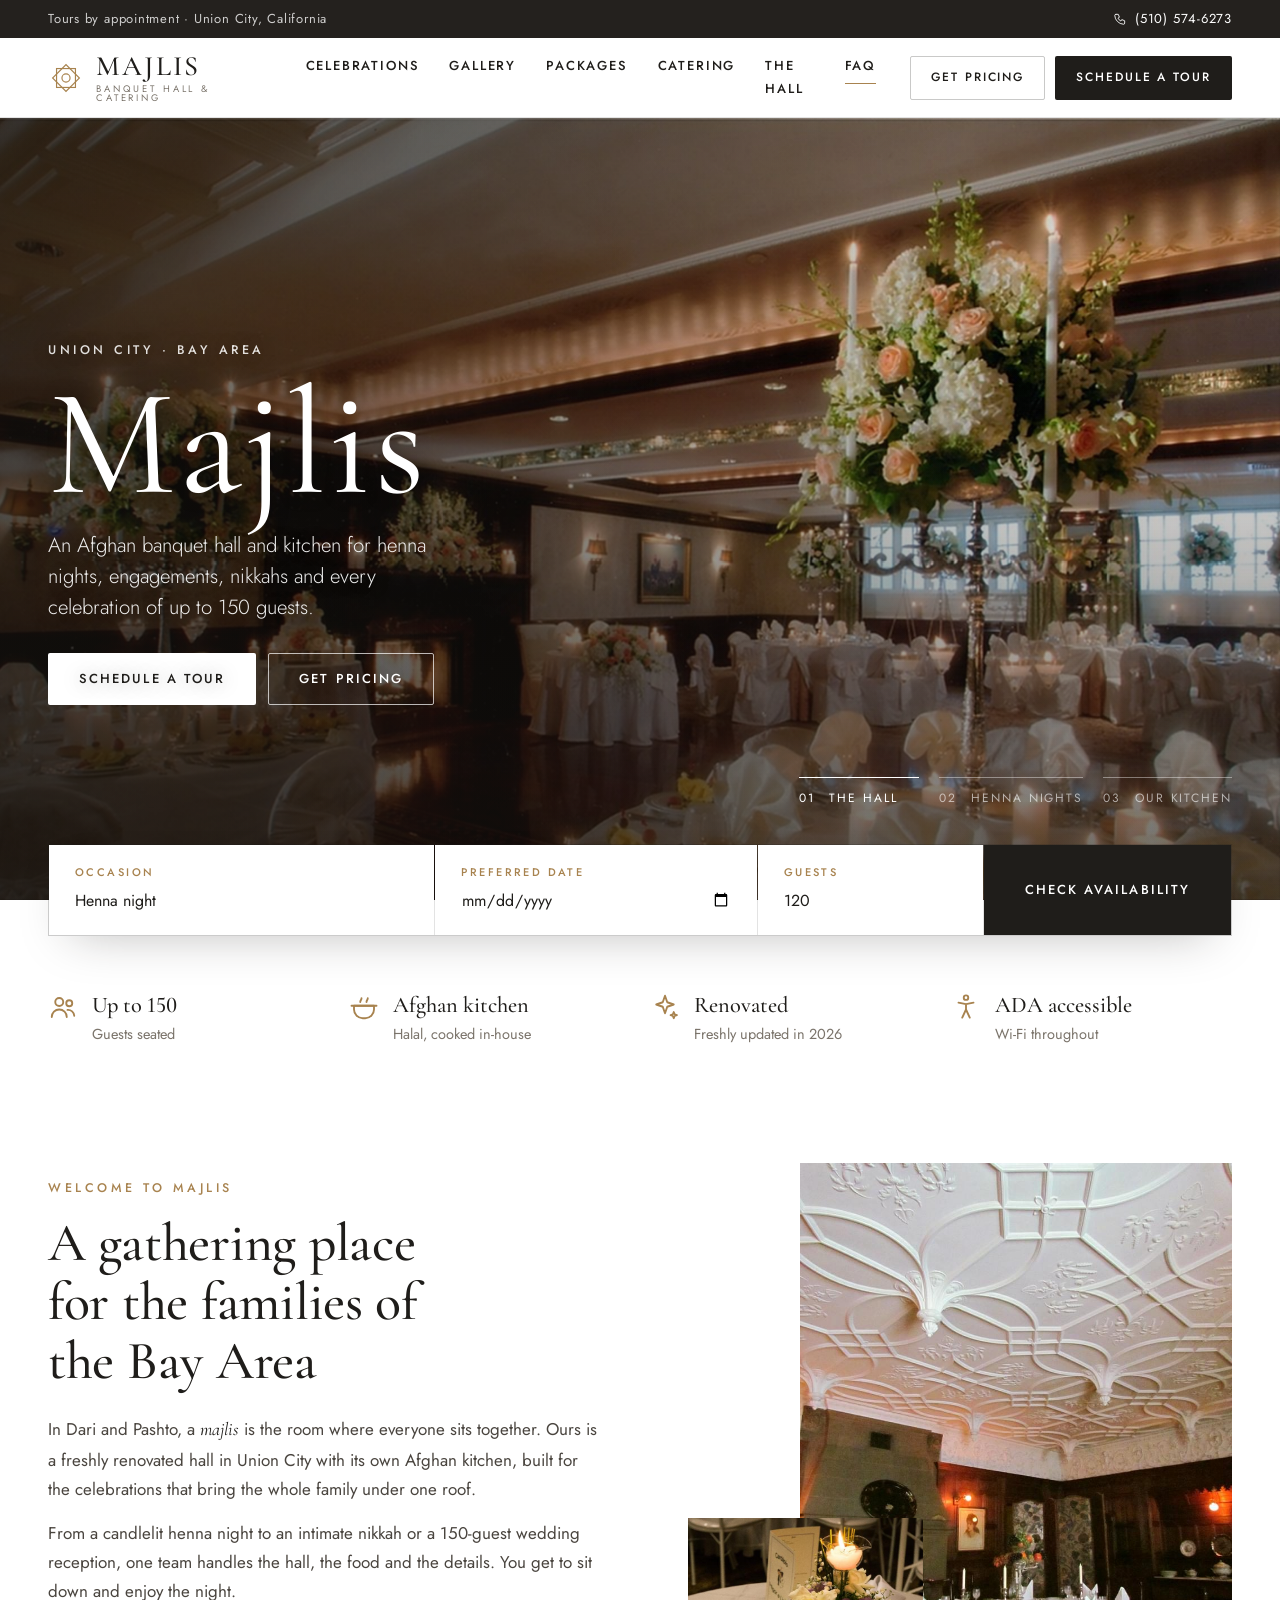
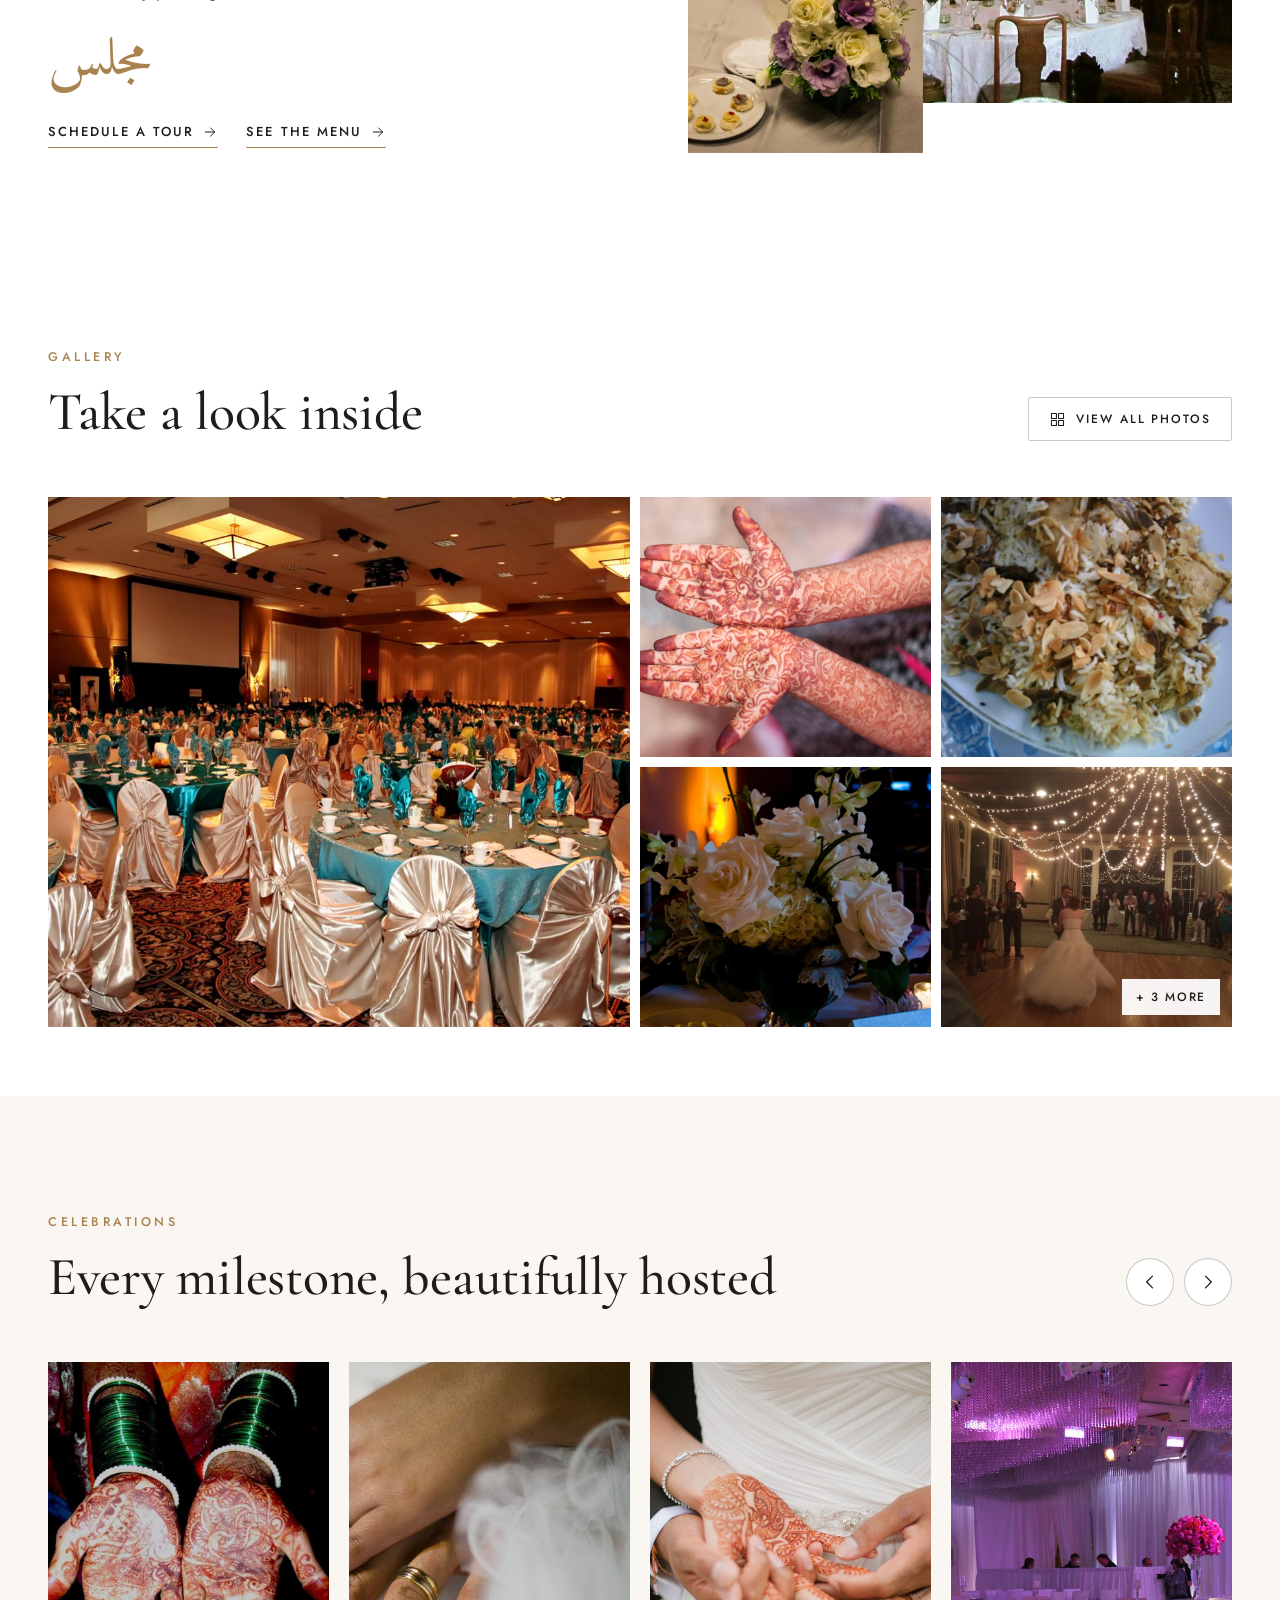
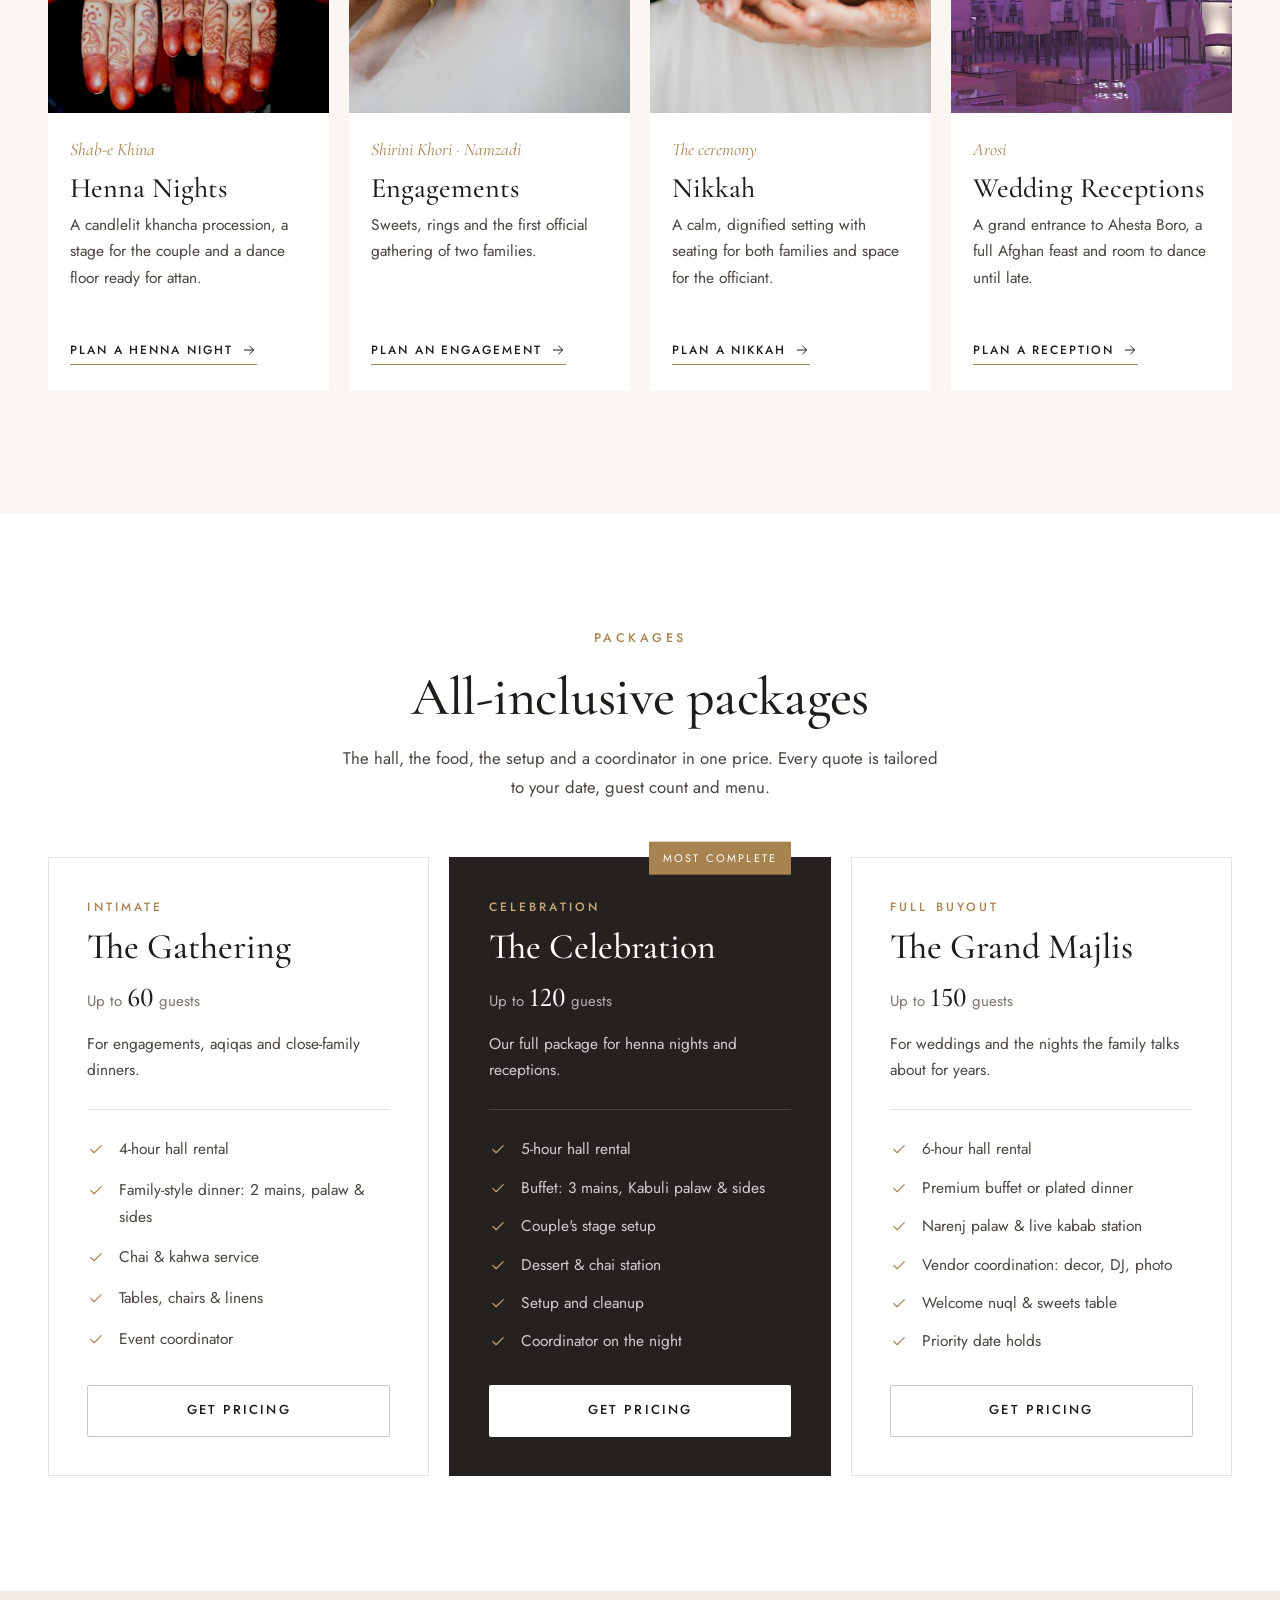
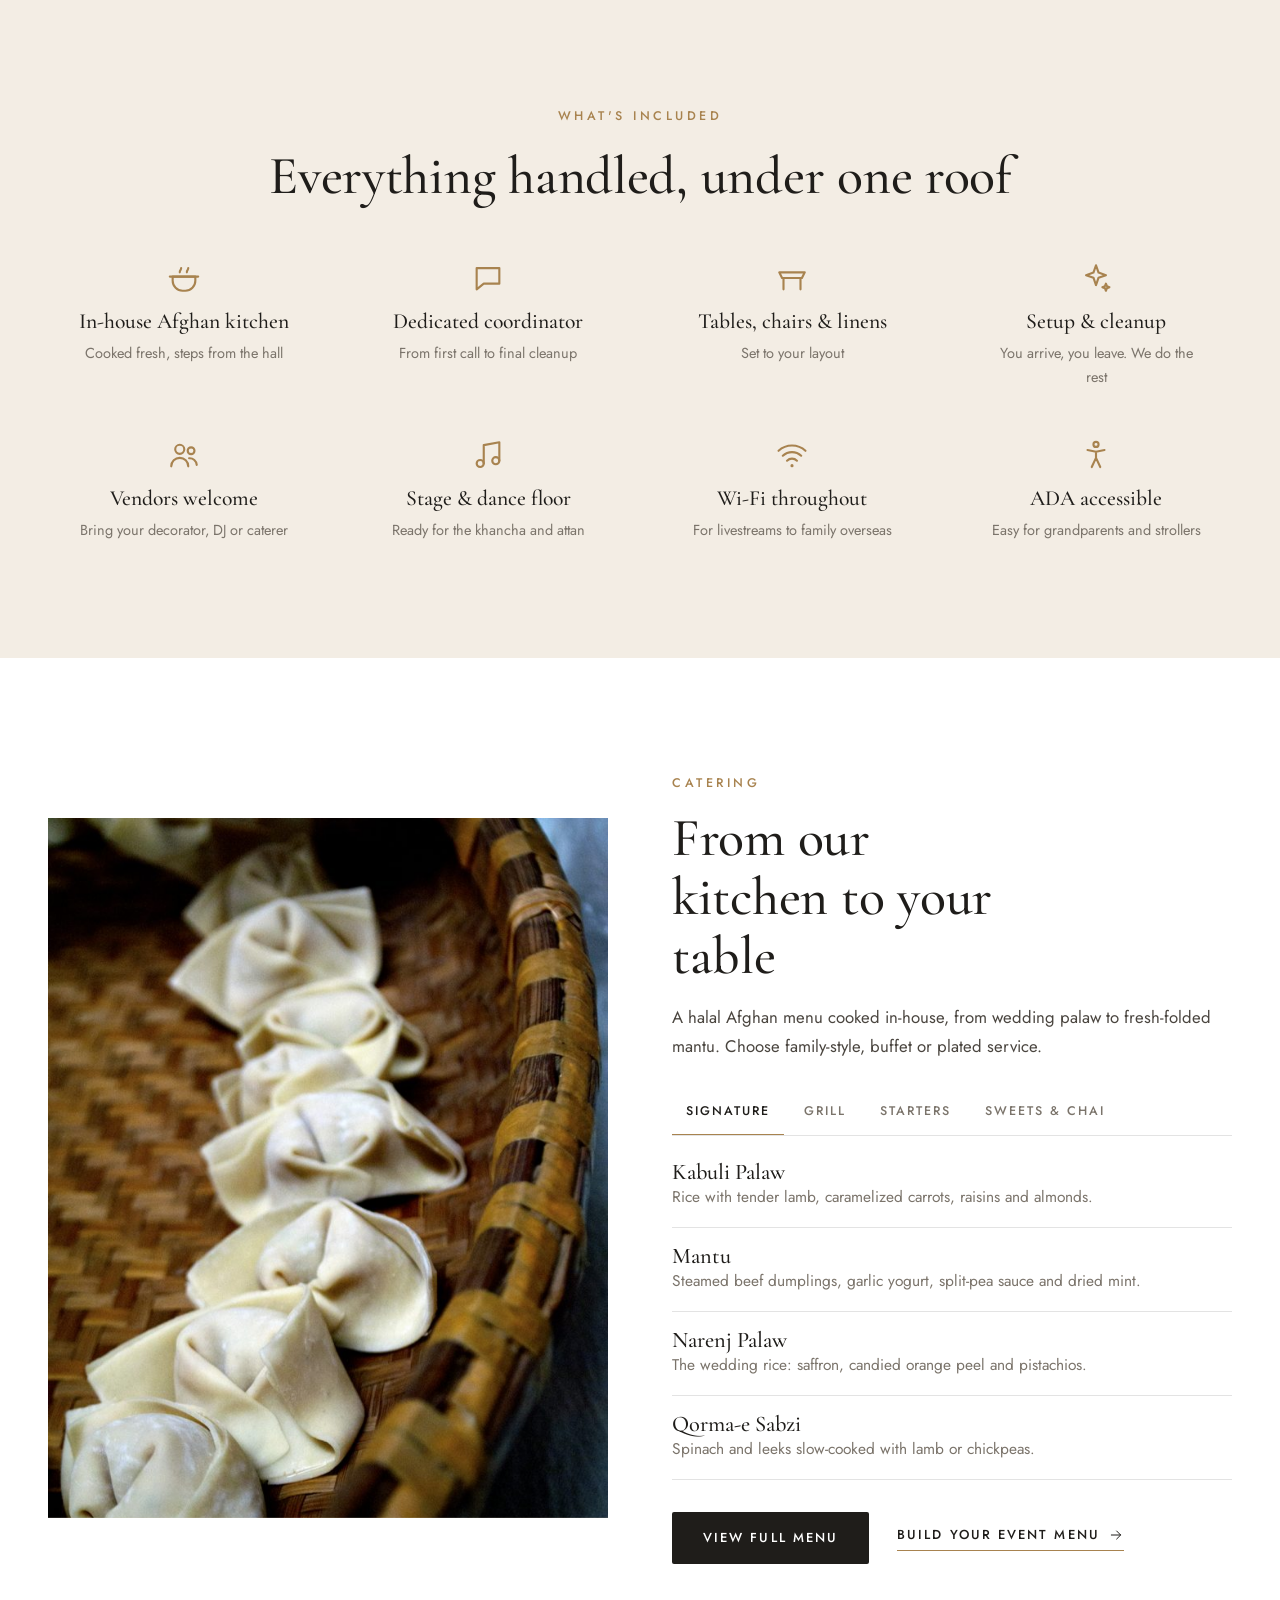
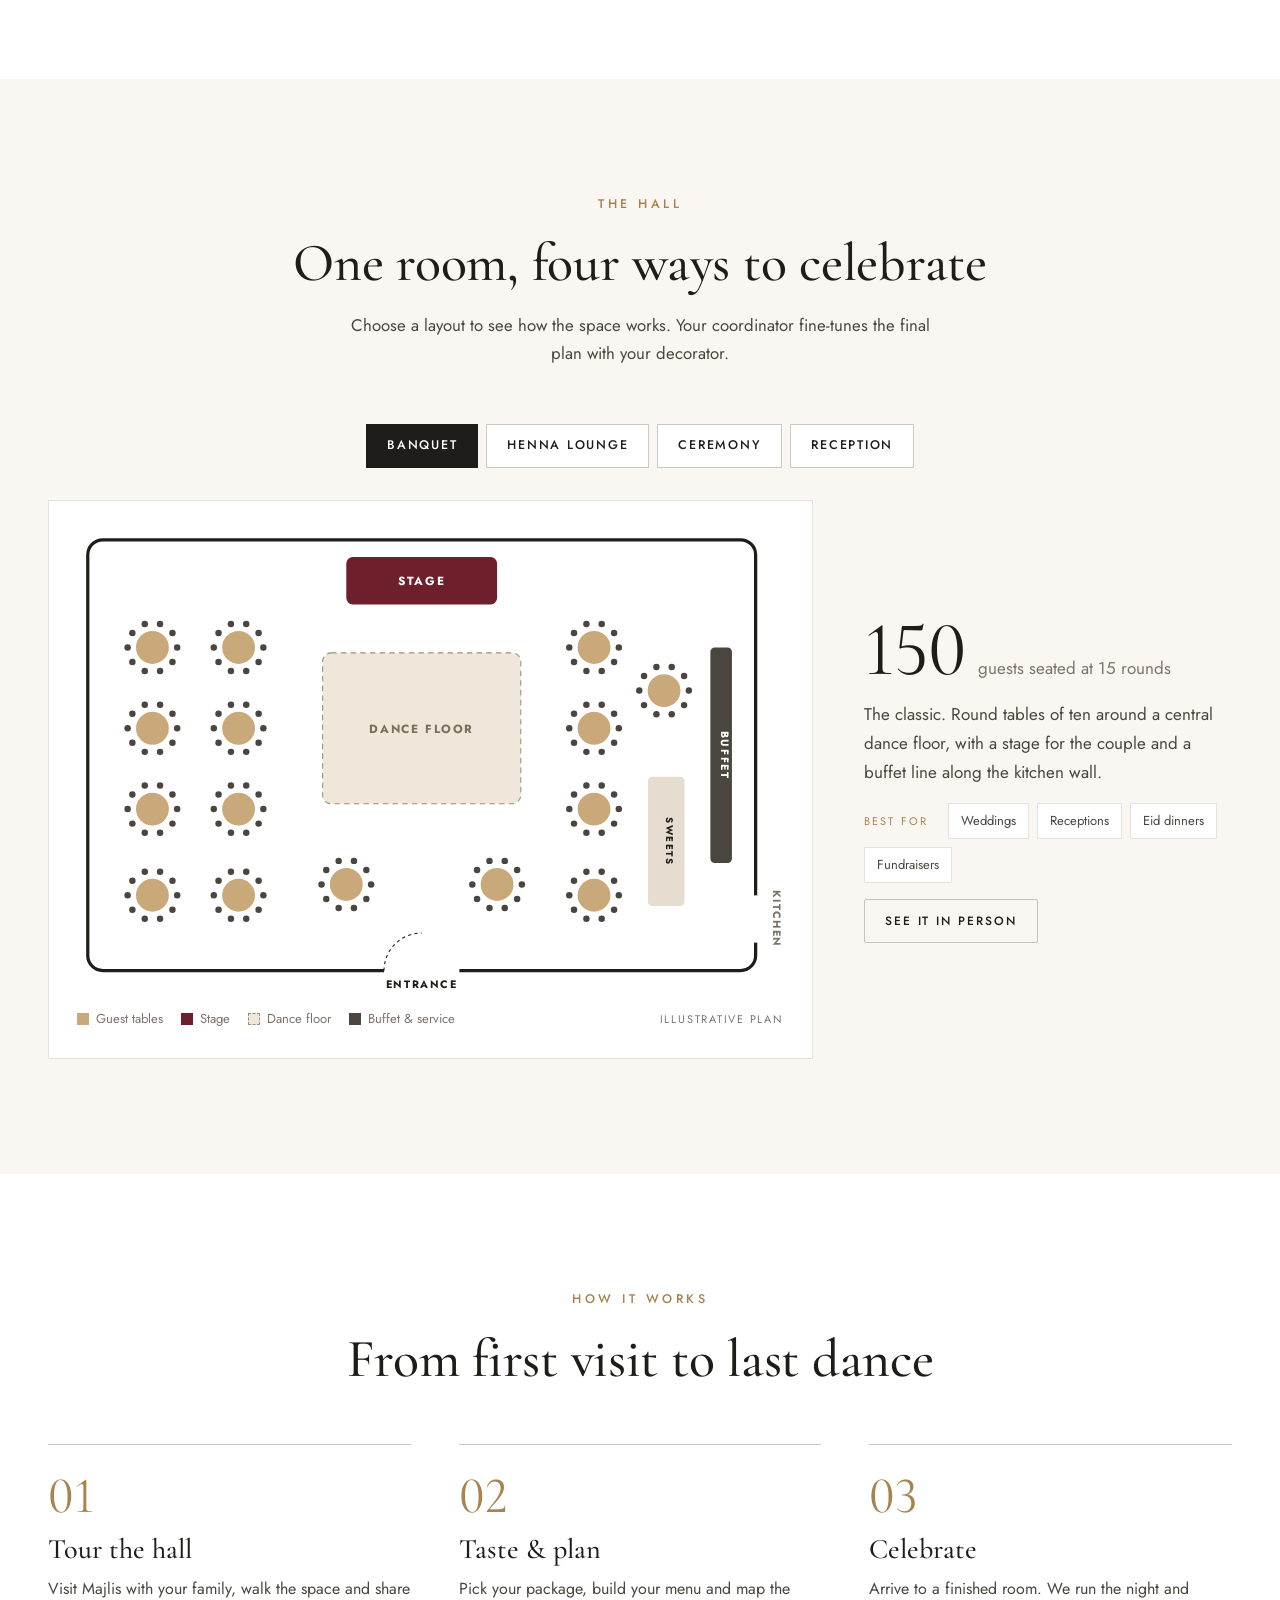
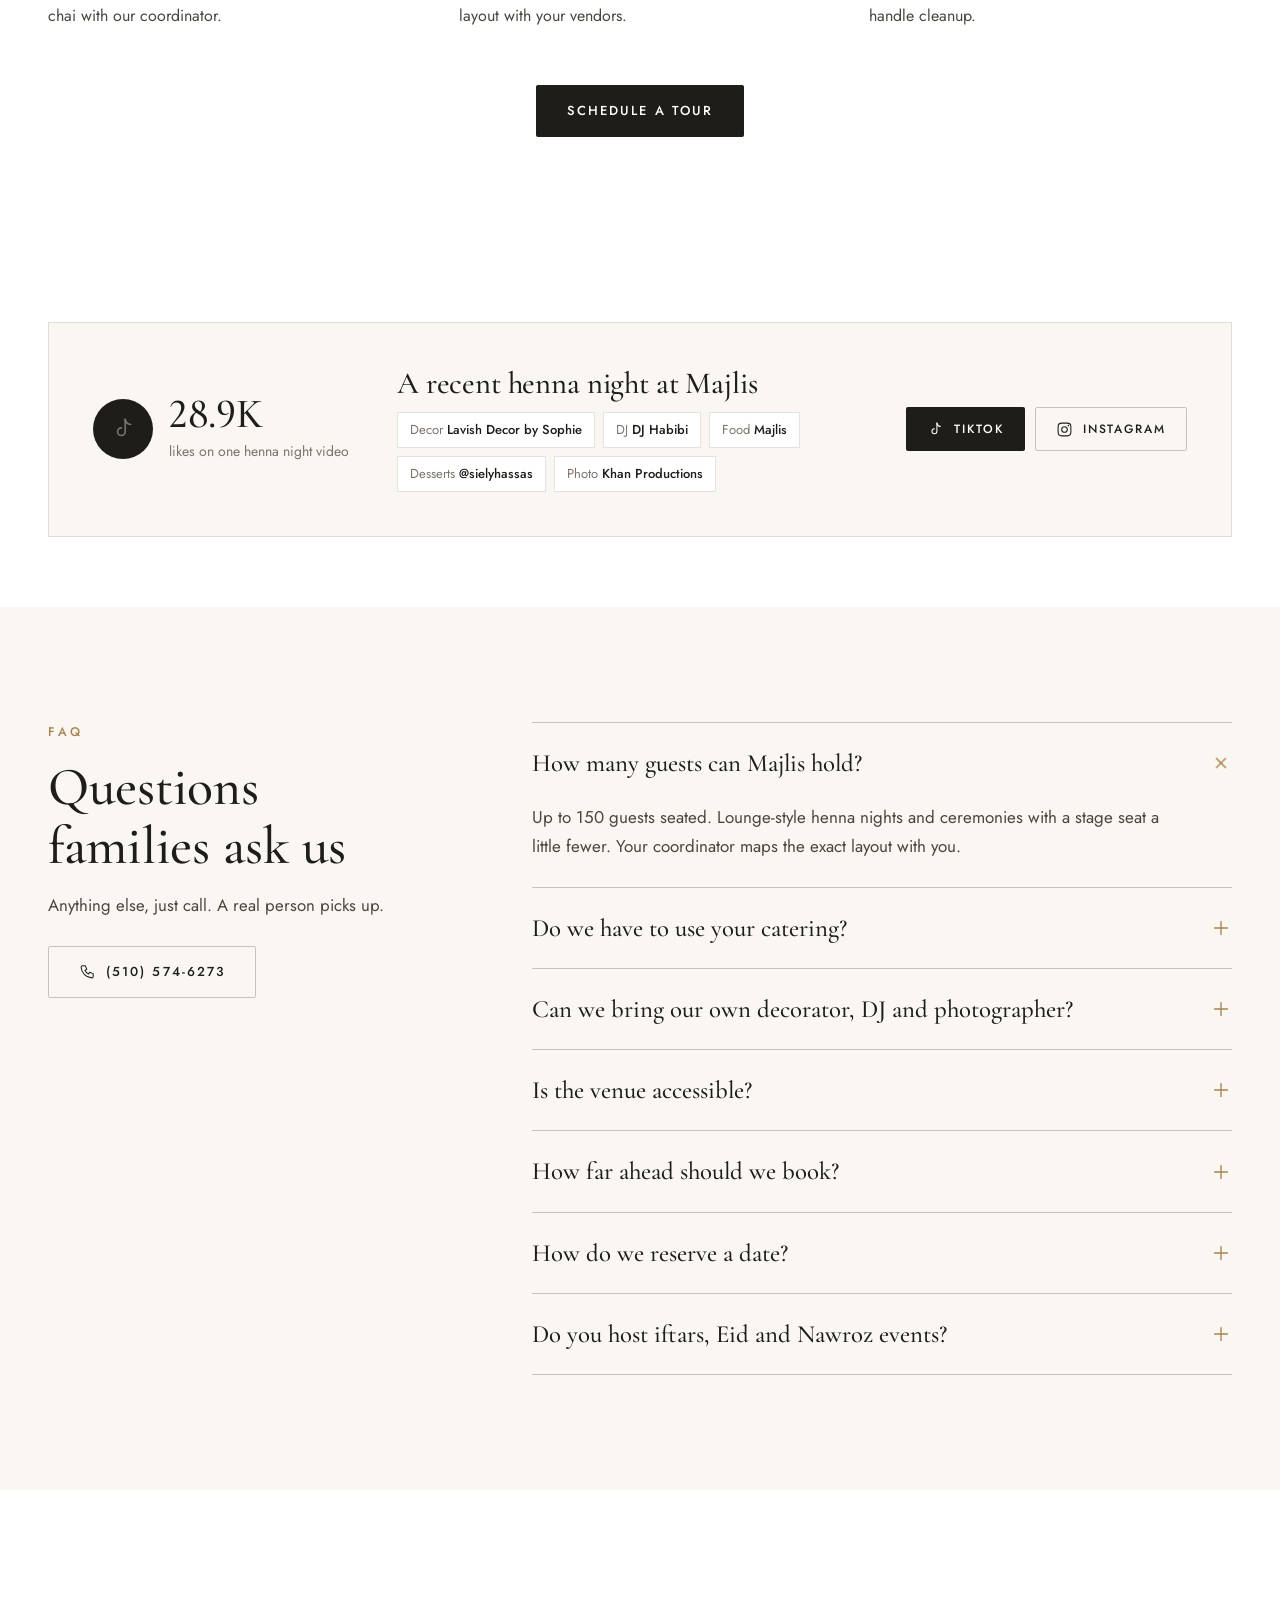
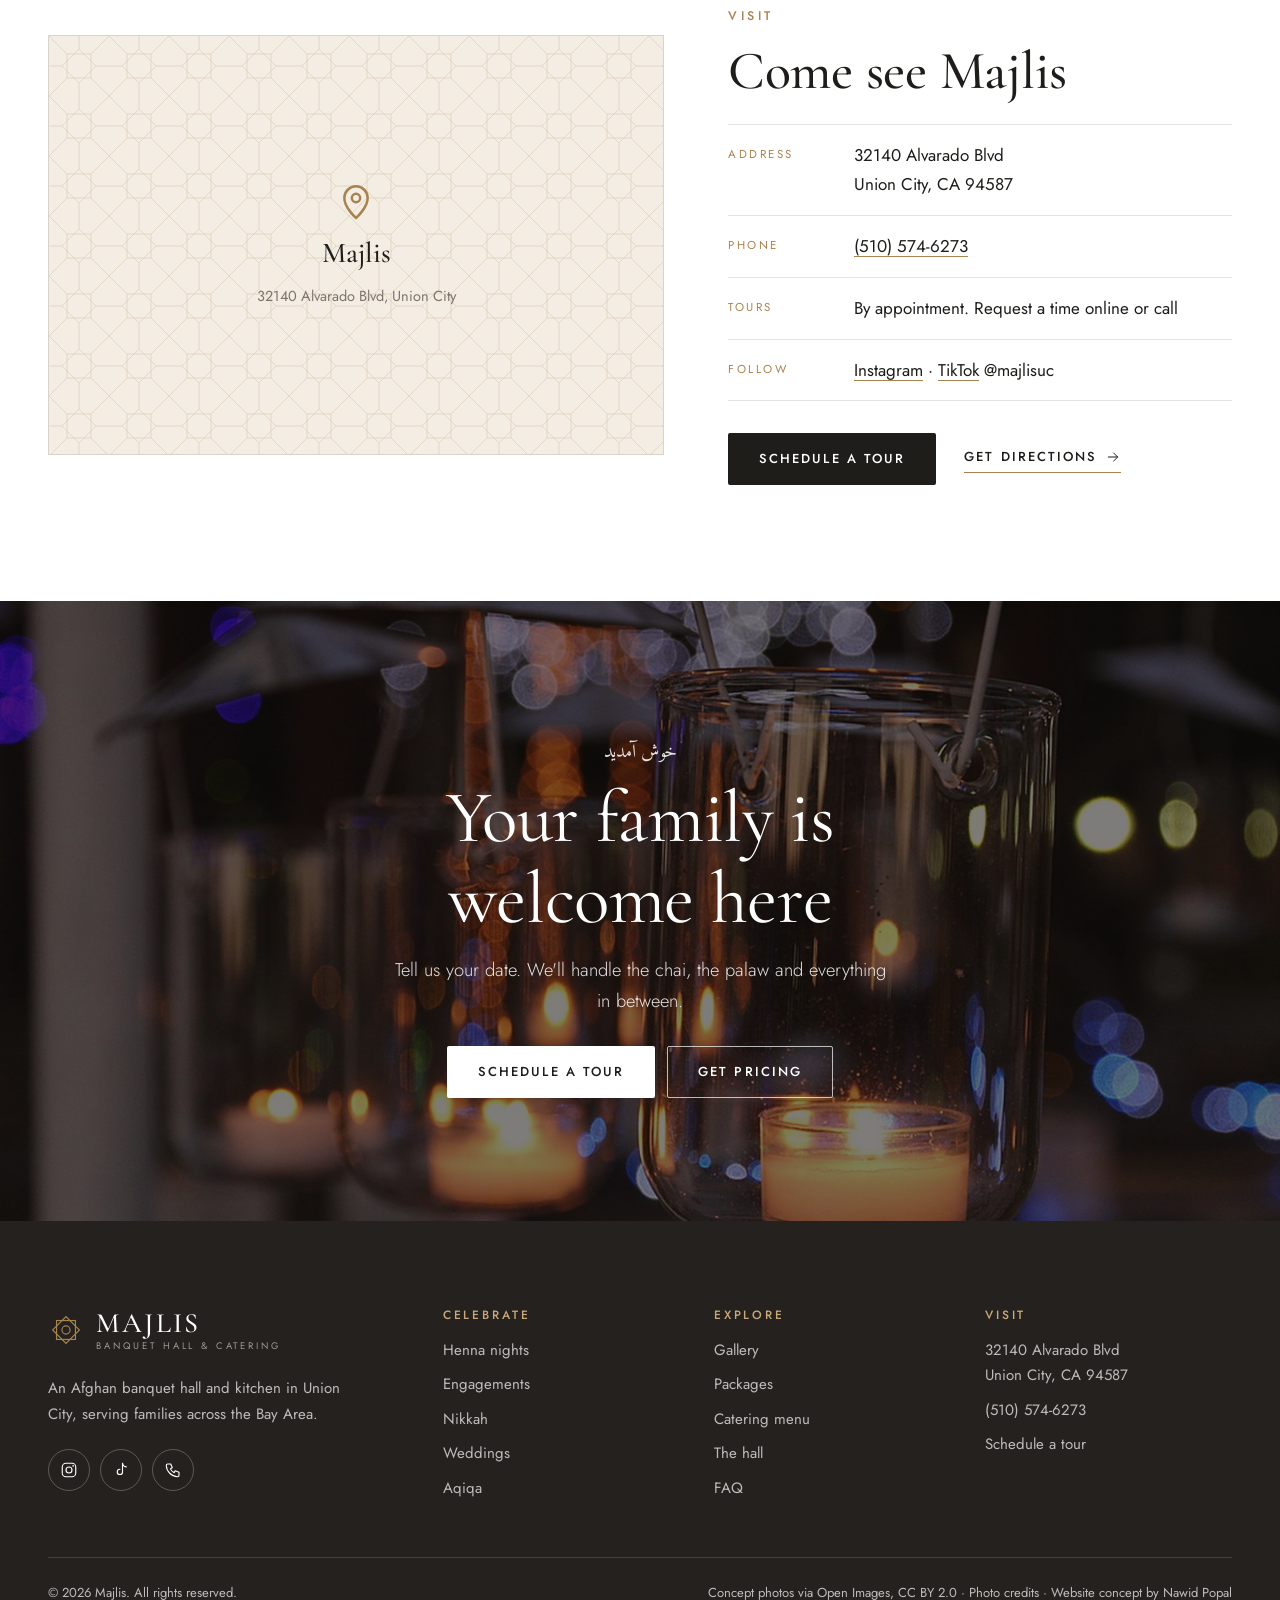
<file: index.html>
<!doctype html>
<html lang="en" class="no-js">
<head>
  <meta charset="utf-8">
  <meta name="viewport" content="width=device-width, initial-scale=1, viewport-fit=cover">
  <title>Majlis | Afghan Banquet Hall &amp; Catering in Union City, CA</title>
  <meta name="description" content="Majlis is a 150-guest banquet hall with an in-house Afghan kitchen in Union City, CA. Henna nights, engagements, nikkahs, weddings, aqiqas and every family milestone.">
  <meta name="theme-color" content="#ffffff">
  <link rel="icon" href="assets/img/favicon.svg" type="image/svg+xml">
  <link rel="apple-touch-icon" href="assets/img/apple-touch-icon.png">
  <meta property="og:type" content="website">
  <meta property="og:title" content="Majlis | Afghan Banquet Hall &amp; Catering">
  <meta property="og:description" content="A 150-guest hall and in-house Afghan kitchen in Union City, CA. Henna nights, engagements, nikkahs and more.">
  <meta property="og:image" content="https://nawidpopal47.github.io/Nawid-popal/assets/img/og.png">
  <meta name="twitter:card" content="summary_large_image">
  <link rel="preconnect" href="https://fonts.googleapis.com">
  <link rel="preconnect" href="https://fonts.gstatic.com" crossorigin>
  <link href="https://fonts.googleapis.com/css2?family=Amiri:wght@400;700&family=Cormorant+Garamond:ital,wght@0,400;0,500;0,600;1,400;1,500&family=Jost:wght@300;400;500;600&display=swap" rel="stylesheet">
  <link rel="stylesheet" href="assets/css/styles.css">
  <script>document.documentElement.classList.remove('no-js');</script>
  <script type="application/ld+json">
  {
    "@context": "https://schema.org",
    "@type": "EventVenue",
    "name": "Majlis",
    "description": "Afghan banquet hall and catering for henna nights, engagements, nikkahs, weddings and family celebrations.",
    "address": {
      "@type": "PostalAddress",
      "streetAddress": "32140 Alvarado Blvd",
      "addressLocality": "Union City",
      "addressRegion": "CA",
      "postalCode": "94587",
      "addressCountry": "US"
    },
    "telephone": "+1-510-574-6273",
    "maximumAttendeeCapacity": 150,
    "sameAs": ["https://www.instagram.com/majlisuc/", "https://www.tiktok.com/@majlisuc"]
  }
  </script>
</head>
<body data-page="home">
  <a class="skip-link" href="#main">Skip to content</a>

  <svg width="0" height="0" style="position:absolute" aria-hidden="true">
    <defs>
      <symbol id="logo" viewBox="0 0 40 40"><g fill="none" stroke="currentColor" stroke-width="1.3"><rect x="9.5" y="9.5" width="21" height="21"/><rect x="9.5" y="9.5" width="21" height="21" transform="rotate(45 20 20)"/><circle cx="20" cy="20" r="4.5"/></g></symbol>
      <symbol id="i-arrow" viewBox="0 0 24 24"><path d="M5 12h14M13 6l6 6-6 6"/></symbol>
      <symbol id="i-phone" viewBox="0 0 24 24"><path d="M5 4h4l2 5-2.5 1.5a11 11 0 0 0 5 5L15 13l5 2v4a2 2 0 0 1-2 2A16 16 0 0 1 3 6a2 2 0 0 1 2-2"/></symbol>
      <symbol id="i-calendar" viewBox="0 0 24 24"><rect x="3" y="5" width="18" height="16" rx="2"/><path d="M16 3v4M8 3v4M3 10h18"/></symbol>
      <symbol id="i-pin" viewBox="0 0 24 24"><path d="M12 21s-7-6.2-7-12a7 7 0 0 1 14 0c0 5.8-7 12-7 12z"/><circle cx="12" cy="9" r="2.5"/></symbol>
      <symbol id="i-users" viewBox="0 0 24 24"><circle cx="9" cy="8" r="3.2"/><path d="M3 20c0-3.3 2.7-6 6-6s6 2.7 6 6"/><circle cx="17" cy="9" r="2.4"/><path d="M15.6 14.3A5 5 0 0 1 21 19"/></symbol>
      <symbol id="i-check" viewBox="0 0 24 24"><path d="M5 12.5l4.5 4.5L19 7.5"/></symbol>
      <symbol id="i-plus" viewBox="0 0 24 24"><path d="M12 5v14M5 12h14"/></symbol>
      <symbol id="i-clock" viewBox="0 0 24 24"><circle cx="12" cy="12" r="9"/><path d="M12 7v5l3 2"/></symbol>
      <symbol id="i-chat" viewBox="0 0 24 24"><path d="M4 5h16v11H9l-5 4z"/></symbol>
      <symbol id="i-instagram" viewBox="0 0 24 24"><rect x="3" y="3" width="18" height="18" rx="5"/><circle cx="12" cy="12" r="4"/><circle cx="17.5" cy="6.5" r="1.1" fill="currentColor" stroke="none"/></symbol>
      <symbol id="i-tiktok" viewBox="0 0 24 24"><path d="M14 3v11.5a3.5 3.5 0 1 1-3.5-3.5"/><path d="M14 3c.5 2.8 2.4 4.6 5 4.8"/></symbol>
      <symbol id="i-henna" viewBox="0 0 24 24"><path d="M3 15h18"/><path d="M5 15c.5 3 3.4 5 7 5s6.5-2 7-5"/><path d="M8 15v-4M12 15v-5M16 15v-4"/><path d="M8 8.5c-.9-.8-.9-1.8 0-3 .9 1.2.9 2.2 0 3zM12 7.5c-.9-.8-.9-1.8 0-3 .9 1.2.9 2.2 0 3zM16 8.5c-.9-.8-.9-1.8 0-3 .9 1.2.9 2.2 0 3z"/></symbol>
      <symbol id="i-rings" viewBox="0 0 24 24"><circle cx="9" cy="14" r="5"/><circle cx="15" cy="14" r="5"/><path d="M13.5 6.5L15 4.5l1.5 2L15 8z"/></symbol>
      <symbol id="i-crescent" viewBox="0 0 24 24"><path d="M15.5 4.2A8.5 8.5 0 1 0 20 16.5a7 7 0 0 1-4.5-12.3z"/><path d="M17.5 7.5l.6 1.4 1.4.6-1.4.6-.6 1.4-.6-1.4-1.4-.6 1.4-.6z"/></symbol>
      <symbol id="i-arch" viewBox="0 0 24 24"><path d="M5 21V11a7 7 0 0 1 14 0v10"/><path d="M3 21h18"/><path d="M9.5 21v-5.5a2.5 2.5 0 0 1 5 0V21"/></symbol>
      <symbol id="i-cradle" viewBox="0 0 24 24"><path d="M4 11h16a8 8 0 0 1-16 0z"/><path d="M8 11V8a4 4 0 0 1 4-4"/><path d="M7 18.5l-2 2.5M17 18.5l2 2.5"/></symbol>
      <symbol id="i-cake" viewBox="0 0 24 24"><path d="M4 21h16M5 21v-7h14v7"/><path d="M5 17.5c1.2 1 2.3 1 3.5 0s2.3-1 3.5 0 2.3 1 3.5 0 2.3-1 3.5 0"/><path d="M12 14v-3"/><path d="M12 8.5c-.9-.8-.9-1.8 0-3 .9 1.2.9 2.2 0 3z"/></symbol>
      <symbol id="i-lantern" viewBox="0 0 24 24"><path d="M12 2v2M9.5 4h5"/><path d="M8 7h8l1.5 5L16 18H8l-1.5-6z"/><path d="M6.5 12h11"/><path d="M10 21h4M12 18v3"/></symbol>
      <symbol id="i-people" viewBox="0 0 24 24"><circle cx="12" cy="7" r="3"/><circle cx="5" cy="10" r="2.2"/><circle cx="19" cy="10" r="2.2"/><path d="M7 20c0-2.8 2.2-5 5-5s5 2.2 5 5"/><path d="M2 19c0-2 1.3-3.6 3-4M22 19c0-2-1.3-3.6-3-4"/></symbol>
      <symbol id="i-pot" viewBox="0 0 24 24"><path d="M4 11h16v3a7 7 0 0 1-7 7h-2a7 7 0 0 1-7-7z"/><path d="M2 11h20"/><path d="M9 8c0-1.5 1-1.5 1-3M14 8c0-1.5 1-1.5 1-3"/></symbol>
      <symbol id="i-access" viewBox="0 0 24 24"><circle cx="12" cy="4.5" r="1.8"/><path d="M6 8.5l6 1.2 6-1.2M12 9.7V14l-3 6.5M12 14l3 6.5"/></symbol>
      <symbol id="i-wifi" viewBox="0 0 24 24"><path d="M2.5 9a14 14 0 0 1 19 0M5.5 12.5a9.5 9.5 0 0 1 13 0M8.5 16a5 5 0 0 1 7 0"/><circle cx="12" cy="19.5" r="1.1" fill="currentColor" stroke="none"/></symbol>
      <symbol id="i-sparkle" viewBox="0 0 24 24"><path d="M12 3l1.8 5.2L19 10l-5.2 1.8L12 17l-1.8-5.2L5 10l5.2-1.8z"/><path d="M19 16l.7 1.8 1.8.7-1.8.7L19 21l-.7-1.8-1.8-.7 1.8-.7z"/></symbol>
      <symbol id="i-info" viewBox="0 0 24 24"><circle cx="12" cy="12" r="9"/><path d="M12 11v5M12 8h.01"/></symbol>
      <symbol id="i-nav" viewBox="0 0 24 24"><path d="M3 11l18-8-8 18-2-8z"/></symbol>
      <symbol id="i-camera" viewBox="0 0 24 24"><path d="M4 8h3l2-3h6l2 3h3v11H4z"/><circle cx="12" cy="13" r="3.5"/></symbol>
      <symbol id="i-chev-l" viewBox="0 0 24 24"><path d="M15 5l-7 7 7 7"/></symbol>
      <symbol id="i-chev-r" viewBox="0 0 24 24"><path d="M9 5l7 7-7 7"/></symbol>
      <symbol id="i-close" viewBox="0 0 24 24"><path d="M6 6l12 12M18 6L6 18"/></symbol>
      <symbol id="i-grid" viewBox="0 0 24 24"><rect x="3.5" y="3.5" width="7" height="7"/><rect x="13.5" y="3.5" width="7" height="7"/><rect x="3.5" y="13.5" width="7" height="7"/><rect x="13.5" y="13.5" width="7" height="7"/></symbol>
      <symbol id="i-music" viewBox="0 0 24 24"><path d="M9 18V5l11-2v13"/><circle cx="6.5" cy="18" r="2.5"/><circle cx="17.5" cy="16" r="2.5"/></symbol>
      <symbol id="i-table" viewBox="0 0 24 24"><path d="M3 8h18l-2 4H5z"/><path d="M6 12v8M18 12v8"/></symbol>
      <symbol id="i-utensils" viewBox="0 0 24 24"><path d="M7 3v8M5 3v5a2 2 0 0 0 4 0V3M7 11v10"/><path d="M17 3c-2 0-3 2-3 5s1 4 3 4v9"/></symbol>
    </defs>
  </svg>

  <div class="utility-bar">
    <div class="container utility-inner">
      <span>Tours by appointment · Union City, California</span>
      <a href="tel:+15105746273"><svg class="ic"><use href="#i-phone"/></svg>(510) 574-6273</a>
    </div>
  </div>

  <header class="site-header">
    <div class="container header-inner">
      <a class="brand" href="index.html" aria-label="Majlis home">
        <svg class="brand-mark" aria-hidden="true"><use href="#logo"/></svg>
        <span class="brand-word"><strong>Majlis</strong><small>Banquet Hall &amp; Catering</small></span>
      </a>
      <nav class="nav" aria-label="Primary">
        <ul>
          <li><a href="#celebrations">Celebrations</a></li>
          <li><a href="#gallery">Gallery</a></li>
          <li><a href="#packages">Packages</a></li>
          <li><a href="menu.html">Catering</a></li>
          <li><a href="#spaces">The Hall</a></li>
          <li><a href="#faq">FAQ</a></li>
        </ul>
      </nav>
      <div class="header-actions">
        <a class="btn btn-outline btn-sm hide-sm" href="plan.html">Get Pricing</a>
        <a class="btn btn-primary btn-sm" href="plan.html?tour=1" data-tour>Schedule a Tour</a>
        <button class="menu-toggle" type="button" aria-expanded="false" aria-controls="mobile-menu" aria-label="Open menu"><span></span></button>
      </div>
    </div>
  </header>

  <div class="mobile-menu" id="mobile-menu" aria-hidden="true">
    <ul>
      <li><a href="#celebrations">Celebrations</a></li>
      <li><a href="#gallery">Gallery</a></li>
      <li><a href="#packages">Packages</a></li>
      <li><a href="menu.html">Catering menu</a></li>
      <li><a href="#spaces">The Hall</a></li>
      <li><a href="#faq">FAQ</a></li>
      <li><a href="#visit">Visit</a></li>
    </ul>
    <div class="mobile-menu-foot">
      <a class="btn btn-primary btn-block" href="plan.html?tour=1" data-tour>Schedule a Tour</a>
      <a class="btn btn-outline btn-block" href="plan.html">Get Pricing</a>
      <p>32140 Alvarado Blvd, Union City, CA 94587<br><a href="tel:+15105746273">(510) 574-6273</a></p>
    </div>
  </div>

  <main id="main">
    <!-- Hero -->
    <section class="hero" aria-labelledby="hero-title">
      <div class="hero-slides" aria-hidden="true">
        <figure class="ph dark hero-slide is-active" data-src="assets/photos/hero-1.jpg" data-shot="Wide shot of the hall, set for an event"></figure>
        <figure class="ph dark hero-slide" data-src="assets/photos/hero-2.jpg" data-shot="Henna night stage with the couple"></figure>
        <figure class="ph dark hero-slide" data-src="assets/photos/hero-3.jpg" data-shot="Afghan food spread: palaw, kababs, mantu"></figure>
      </div>
      <div class="hero-shade"></div>
      <div class="container hero-content">
        <p class="eyebrow light">Union City · Bay Area</p>
        <h1 id="hero-title">Majlis</h1>
        <p class="hero-sub">An Afghan banquet hall and kitchen for henna nights, engagements, nikkahs and every celebration of up to 150 guests.</p>
        <div class="hero-actions">
          <a class="btn btn-light" href="plan.html?tour=1" data-tour>Schedule a Tour</a>
          <a class="btn btn-ghost-light" href="plan.html">Get Pricing</a>
        </div>
      </div>
      <div class="container hero-controls">
        <div class="hero-dots" role="tablist" aria-label="Hero photos">
          <button type="button" role="tab" aria-selected="true" aria-label="Photo 1: The hall"><span>01</span> The hall</button>
          <button type="button" role="tab" aria-selected="false" aria-label="Photo 2: Henna nights"><span>02</span> Henna nights</button>
          <button type="button" role="tab" aria-selected="false" aria-label="Photo 3: Our kitchen"><span>03</span> Our kitchen</button>
        </div>
      </div>
    </section>

    <!-- Availability -->
    <div class="container avail-wrap">
      <form class="avail" action="plan.html" method="get" aria-label="Check availability">
        <div class="avail-field">
          <label for="qc-type">Occasion</label>
          <select id="qc-type" name="type">
            <option value="henna">Henna night</option>
            <option value="engagement">Engagement</option>
            <option value="nikkah">Nikkah</option>
            <option value="wedding">Wedding reception</option>
            <option value="aqiqa">Aqiqa / baby shower</option>
            <option value="birthday">Birthday / graduation</option>
            <option value="eid">Eid / holiday</option>
            <option value="community">Community / corporate</option>
          </select>
        </div>
        <div class="avail-field">
          <label for="qc-date">Preferred date</label>
          <input id="qc-date" name="date" type="date">
        </div>
        <div class="avail-field">
          <label for="qc-guests">Guests</label>
          <input id="qc-guests" name="guests" type="number" inputmode="numeric" min="10" max="300" step="5" value="120">
        </div>
        <button class="btn btn-primary" type="submit">Check Availability</button>
      </form>
    </div>

    <!-- Quick facts -->
    <section class="facts" aria-label="Venue at a glance">
      <div class="container facts-grid">
        <div class="fact"><svg class="ic"><use href="#i-users"/></svg><div><strong>Up to 150</strong><span>Guests seated</span></div></div>
        <div class="fact"><svg class="ic"><use href="#i-pot"/></svg><div><strong>Afghan kitchen</strong><span>Halal, cooked in-house</span></div></div>
        <div class="fact"><svg class="ic"><use href="#i-sparkle"/></svg><div><strong>Renovated</strong><span>Freshly updated in 2026</span></div></div>
        <div class="fact"><svg class="ic"><use href="#i-access"/></svg><div><strong>ADA accessible</strong><span>Wi-Fi throughout</span></div></div>
      </div>
    </section>

    <!-- Welcome -->
    <section class="section" id="welcome" aria-labelledby="welcome-title">
      <div class="container welcome">
        <div class="welcome-copy reveal">
          <p class="eyebrow">Welcome to Majlis</p>
          <h2 id="welcome-title">A gathering place for the families of the Bay Area</h2>
          <p>In Dari and Pashto, a <em>majlis</em> is the room where everyone sits together. Ours is a freshly renovated hall in Union City with its own Afghan kitchen, built for the celebrations that bring the whole family under one roof.</p>
          <p>From a candlelit henna night to an intimate nikkah or a 150-guest wedding reception, one team handles the hall, the food and the details. You get to sit down and enjoy the night.</p>
          <div class="welcome-sign" lang="fa" aria-hidden="true">مجلس</div>
          <div class="link-row">
            <a class="link-arrow" href="plan.html?tour=1" data-tour>Schedule a tour <svg class="ic"><use href="#i-arrow"/></svg></a>
            <a class="link-arrow" href="menu.html">See the menu <svg class="ic"><use href="#i-arrow"/></svg></a>
          </div>
        </div>
        <div class="welcome-media reveal">
          <figure class="ph tall" data-src="assets/photos/intro-1.jpg" data-alt="Dining room with an ornate plaster ceiling and set tables" data-shot="Hall interior, tall shot"></figure>
          <figure class="ph small" data-src="assets/photos/intro-2.jpg" data-alt="Round table with a rose and lisianthus centerpiece" data-shot="Table setting detail"></figure>
        </div>
      </div>
    </section>

    <!-- Gallery -->
    <section class="section section-tight" id="gallery" aria-labelledby="gallery-title">
      <div class="container">
        <div class="section-head row reveal">
          <div>
            <p class="eyebrow">Gallery</p>
            <h2 id="gallery-title">Take a look inside</h2>
          </div>
          <button type="button" class="btn btn-outline btn-sm" data-lightbox="0"><svg class="ic"><use href="#i-grid"/></svg>View all photos</button>
        </div>
        <div class="mosaic reveal">
          <button type="button" class="ph tile big" data-lightbox="0" data-src="assets/photos/gallery-1.jpg" data-alt="Banquet hall with teal and gold table settings" data-shot="Banquet setup" aria-label="Open photo 1"></button>
          <button type="button" class="ph tile" data-lightbox="1" data-src="assets/photos/gallery-2.jpg" data-alt="Hands decorated with henna" data-shot="Henna" aria-label="Open photo 2"></button>
          <button type="button" class="ph tile" data-lightbox="2" data-src="assets/photos/gallery-3.jpg" data-alt="Rice topped with toasted slivered almonds" data-shot="Palaw" aria-label="Open photo 3"></button>
          <button type="button" class="ph tile" data-lightbox="3" data-src="assets/photos/gallery-4.jpg" data-alt="White rose centerpiece with candles" data-shot="Centerpieces" aria-label="Open photo 4"></button>
          <button type="button" class="ph tile more" data-lightbox="4" data-src="assets/photos/gallery-5.jpg" data-alt="Dance floor under string lights" data-shot="Dance floor" aria-label="Open photo 5"><span class="more-label">+ 3 more</span></button>
        </div>
      </div>
    </section>

    <!-- Celebrations -->
    <section class="section bg-cream" id="celebrations" aria-labelledby="celebrations-title">
      <div class="container">
        <div class="section-head row reveal">
          <div>
            <p class="eyebrow">Celebrations</p>
            <h2 id="celebrations-title">Every milestone, beautifully hosted</h2>
          </div>
          <div class="carousel-arrows">
            <button type="button" class="round-btn" data-scroll="-1" aria-label="Previous celebrations"><svg class="ic"><use href="#i-chev-l"/></svg></button>
            <button type="button" class="round-btn" data-scroll="1" aria-label="Next celebrations"><svg class="ic"><use href="#i-chev-r"/></svg></button>
          </div>
        </div>
        <div class="carousel" id="celebration-track">
          <a class="event-card" href="plan.html?type=henna">
            <figure class="ph" data-src="assets/photos/event-henna.jpg" data-alt="Hands covered in bridal henna with green bangles" data-shot="Henna night"></figure>
            <div class="event-body"><span class="term">Shab-e Khina</span><h3>Henna Nights</h3><p>A candlelit khancha procession, a stage for the couple and a dance floor ready for attan.</p><span class="link-arrow">Plan a henna night <svg class="ic"><use href="#i-arrow"/></svg></span></div>
          </a>
          <a class="event-card" href="plan.html?type=engagement">
            <figure class="ph" data-src="assets/photos/event-engagement.jpg" data-alt="Two hands wearing wedding rings" data-shot="Engagement / shirini khori"></figure>
            <div class="event-body"><span class="term">Shirini Khori · Namzadi</span><h3>Engagements</h3><p>Sweets, rings and the first official gathering of two families.</p><span class="link-arrow">Plan an engagement <svg class="ic"><use href="#i-arrow"/></svg></span></div>
          </a>
          <a class="event-card" href="plan.html?type=nikkah">
            <figure class="ph" data-src="assets/photos/event-nikkah.jpg" data-alt="Bride's henna-covered hands held by the groom" data-shot="Nikkah ceremony"></figure>
            <div class="event-body"><span class="term">The ceremony</span><h3>Nikkah</h3><p>A calm, dignified setting with seating for both families and space for the officiant.</p><span class="link-arrow">Plan a nikkah <svg class="ic"><use href="#i-arrow"/></svg></span></div>
          </a>
          <a class="event-card" href="plan.html?type=wedding">
            <figure class="ph" data-src="assets/photos/event-wedding.jpg" data-alt="Reception lounge with rose centerpieces" data-shot="Wedding reception"></figure>
            <div class="event-body"><span class="term">Arosi</span><h3>Wedding Receptions</h3><p>A grand entrance to Ahesta Boro, a full Afghan feast and room to dance until late.</p><span class="link-arrow">Plan a reception <svg class="ic"><use href="#i-arrow"/></svg></span></div>
          </a>
          <a class="event-card" href="plan.html?type=aqiqa">
            <figure class="ph" data-src="assets/photos/event-aqiqa.jpg" data-alt="Baby shower table decorations" data-shot="Aqiqa / baby shower"></figure>
            <div class="event-body"><span class="term">Welcoming the little one</span><h3>Aqiqa &amp; Baby Showers</h3><p>Celebrate the newest member of the family with everyone who matters.</p><span class="link-arrow">Plan an aqiqa <svg class="ic"><use href="#i-arrow"/></svg></span></div>
          </a>
          <a class="event-card" href="plan.html?type=birthday">
            <figure class="ph" data-src="assets/photos/event-birthday.jpg" data-alt="Birthday cake with lit candles" data-shot="Birthday or graduation"></figure>
            <div class="event-body"><span class="term">Jashn</span><h3>Birthdays &amp; Graduations</h3><p>Sweet sixteens, milestone birthdays and graduation dinners.</p><span class="link-arrow">Plan a celebration <svg class="ic"><use href="#i-arrow"/></svg></span></div>
          </a>
          <a class="event-card" href="plan.html?type=eid">
            <figure class="ph" data-src="assets/photos/event-eid.jpg" data-alt="Star-patterned candle lanterns" data-shot="Eid dinner or iftar"></figure>
            <div class="event-body"><span class="term">Eid · Nawroz · Iftar</span><h3>Eid &amp; Holidays</h3><p>Eid dinners, Nawroz parties and Ramadan iftars for family and community.</p><span class="link-arrow">Plan a holiday event <svg class="ic"><use href="#i-arrow"/></svg></span></div>
          </a>
          <a class="event-card" href="plan.html?type=community">
            <figure class="ph" data-src="assets/photos/event-community.jpg" data-alt="Hall set with round tables under paper lanterns" data-shot="Community or corporate dinner"></figure>
            <div class="event-body"><span class="term">Gatherings of every kind</span><h3>Community &amp; Corporate</h3><p>Fundraisers, nonprofit dinners, company parties and community meetings.</p><span class="link-arrow">Plan a gathering <svg class="ic"><use href="#i-arrow"/></svg></span></div>
          </a>
        </div>
      </div>
    </section>

    <!-- Packages -->
    <section class="section" id="packages" aria-labelledby="packages-title">
      <div class="container">
        <div class="section-head center reveal">
          <p class="eyebrow">Packages</p>
          <h2 id="packages-title">All-inclusive packages</h2>
          <p class="lede">The hall, the food, the setup and a coordinator in one price. Every quote is tailored to your date, guest count and menu.</p>
        </div>
        <div class="package-grid">
          <article class="package reveal">
            <p class="tier">Intimate</p>
            <h3>The Gathering</h3>
            <p class="guests">Up to <strong>60</strong> guests</p>
            <p class="pkg-desc">For engagements, aqiqas and close-family dinners.</p>
            <ul>
              <li><svg class="ic"><use href="#i-check"/></svg>4-hour hall rental</li>
              <li><svg class="ic"><use href="#i-check"/></svg>Family-style dinner: 2 mains, palaw &amp; sides</li>
              <li><svg class="ic"><use href="#i-check"/></svg>Chai &amp; kahwa service</li>
              <li><svg class="ic"><use href="#i-check"/></svg>Tables, chairs &amp; linens</li>
              <li><svg class="ic"><use href="#i-check"/></svg>Event coordinator</li>
            </ul>
            <a class="btn btn-outline btn-block" href="plan.html?package=gathering&amp;guests=60">Get Pricing</a>
          </article>
          <article class="package featured reveal">
            <p class="ribbon">Most complete</p>
            <p class="tier">Celebration</p>
            <h3>The Celebration</h3>
            <p class="guests">Up to <strong>120</strong> guests</p>
            <p class="pkg-desc">Our full package for henna nights and receptions.</p>
            <ul>
              <li><svg class="ic"><use href="#i-check"/></svg>5-hour hall rental</li>
              <li><svg class="ic"><use href="#i-check"/></svg>Buffet: 3 mains, Kabuli palaw &amp; sides</li>
              <li><svg class="ic"><use href="#i-check"/></svg>Couple's stage setup</li>
              <li><svg class="ic"><use href="#i-check"/></svg>Dessert &amp; chai station</li>
              <li><svg class="ic"><use href="#i-check"/></svg>Setup and cleanup</li>
              <li><svg class="ic"><use href="#i-check"/></svg>Coordinator on the night</li>
            </ul>
            <a class="btn btn-light btn-block" href="plan.html?package=celebration&amp;guests=120">Get Pricing</a>
          </article>
          <article class="package reveal">
            <p class="tier">Full buyout</p>
            <h3>The Grand Majlis</h3>
            <p class="guests">Up to <strong>150</strong> guests</p>
            <p class="pkg-desc">For weddings and the nights the family talks about for years.</p>
            <ul>
              <li><svg class="ic"><use href="#i-check"/></svg>6-hour hall rental</li>
              <li><svg class="ic"><use href="#i-check"/></svg>Premium buffet or plated dinner</li>
              <li><svg class="ic"><use href="#i-check"/></svg>Narenj palaw &amp; live kabab station</li>
              <li><svg class="ic"><use href="#i-check"/></svg>Vendor coordination: decor, DJ, photo</li>
              <li><svg class="ic"><use href="#i-check"/></svg>Welcome nuql &amp; sweets table</li>
              <li><svg class="ic"><use href="#i-check"/></svg>Priority date holds</li>
            </ul>
            <a class="btn btn-outline btn-block" href="plan.html?package=grand&amp;guests=150">Get Pricing</a>
          </article>
        </div>
      </div>
    </section>

    <!-- Included -->
    <section class="section bg-sand" aria-labelledby="included-title">
      <div class="container">
        <div class="section-head center reveal">
          <p class="eyebrow">What's included</p>
          <h2 id="included-title">Everything handled, under one roof</h2>
        </div>
        <ul class="included reveal">
          <li><svg class="ic"><use href="#i-pot"/></svg><strong>In-house Afghan kitchen</strong><span>Cooked fresh, steps from the hall</span></li>
          <li><svg class="ic"><use href="#i-chat"/></svg><strong>Dedicated coordinator</strong><span>From first call to final cleanup</span></li>
          <li><svg class="ic"><use href="#i-table"/></svg><strong>Tables, chairs &amp; linens</strong><span>Set to your layout</span></li>
          <li><svg class="ic"><use href="#i-sparkle"/></svg><strong>Setup &amp; cleanup</strong><span>You arrive, you leave. We do the rest</span></li>
          <li><svg class="ic"><use href="#i-users"/></svg><strong>Vendors welcome</strong><span>Bring your decorator, DJ or caterer</span></li>
          <li><svg class="ic"><use href="#i-music"/></svg><strong>Stage &amp; dance floor</strong><span>Ready for the khancha and attan</span></li>
          <li><svg class="ic"><use href="#i-wifi"/></svg><strong>Wi-Fi throughout</strong><span>For livestreams to family overseas</span></li>
          <li><svg class="ic"><use href="#i-access"/></svg><strong>ADA accessible</strong><span>Easy for grandparents and strollers</span></li>
        </ul>
      </div>
    </section>

    <!-- Catering -->
    <section class="section" id="catering" aria-labelledby="catering-title">
      <div class="container split">
        <figure class="ph split-media reveal" data-src="assets/photos/catering-1.jpg" data-alt="Hand-folded dumplings in a woven basket" data-shot="Close-up of Kabuli palaw or mantu"></figure>
        <div class="split-copy reveal">
          <p class="eyebrow">Catering</p>
          <h2 id="catering-title">From our kitchen to your table</h2>
          <p class="lede">A halal Afghan menu cooked in-house, from wedding palaw to fresh-folded mantu. Choose family-style, buffet or plated service.</p>
          <div class="tabs-list" role="tablist" aria-label="Menu categories">
            <button type="button" role="tab" aria-selected="true" aria-controls="tab-signature" id="t-signature">Signature</button>
            <button type="button" role="tab" aria-selected="false" aria-controls="tab-kabab" id="t-kabab" tabindex="-1">Grill</button>
            <button type="button" role="tab" aria-selected="false" aria-controls="tab-starters" id="t-starters" tabindex="-1">Starters</button>
            <button type="button" role="tab" aria-selected="false" aria-controls="tab-sweets" id="t-sweets" tabindex="-1">Sweets &amp; chai</button>
          </div>
          <div role="tabpanel" id="tab-signature" aria-labelledby="t-signature">
            <ul class="dish-list">
              <li><h4>Kabuli Palaw</h4><p>Rice with tender lamb, caramelized carrots, raisins and almonds.</p></li>
              <li><h4>Mantu</h4><p>Steamed beef dumplings, garlic yogurt, split-pea sauce and dried mint.</p></li>
              <li><h4>Narenj Palaw</h4><p>The wedding rice: saffron, candied orange peel and pistachios.</p></li>
              <li><h4>Qorma-e Sabzi</h4><p>Spinach and leeks slow-cooked with lamb or chickpeas.</p></li>
            </ul>
          </div>
          <div role="tabpanel" id="tab-kabab" aria-labelledby="t-kabab" hidden>
            <ul class="dish-list">
              <li><h4>Lamb Tikka Kabab</h4><p>Marinated lamb skewers, char-grilled, with naan and chutney.</p></li>
              <li><h4>Chapli Kabab</h4><p>Flat, spiced beef patties with tomato and coriander.</p></li>
              <li><h4>Chicken Tikka Kabab</h4><p>Yogurt and garlic marinated chicken over open flame.</p></li>
              <li><h4>Chopan Kabab</h4><p>Shepherd-style lamb chops, simply seasoned.</p></li>
            </ul>
          </div>
          <div role="tabpanel" id="tab-starters" aria-labelledby="t-starters" hidden>
            <ul class="dish-list">
              <li><h4>Bolani</h4><p>Flatbread stuffed with potato and green onion, with chutney.</p></li>
              <li><h4>Burani Banjan</h4><p>Fried eggplant with stewed tomato and garlic yogurt.</p></li>
              <li><h4>Sambosa</h4><p>Crisp pastries with spiced beef or chickpeas.</p></li>
              <li><h4>Shor Nakhod</h4><p>Chickpea and potato salad with cilantro vinegar.</p></li>
            </ul>
          </div>
          <div role="tabpanel" id="tab-sweets" aria-labelledby="t-sweets" hidden>
            <ul class="dish-list">
              <li><h4>Firni</h4><p>Cardamom and rosewater milk pudding with pistachio.</p></li>
              <li><h4>Sheer Yakh</h4><p>Afghan ice cream with rosewater and cardamom.</p></li>
              <li><h4>Gosh-e Feel</h4><p>Crisp "elephant ear" pastry dusted with sugar.</p></li>
              <li><h4>Qaimaq Chai</h4><p>Rosy, cardamom tea crowned with thick cream.</p></li>
            </ul>
          </div>
          <div class="link-row">
            <a class="btn btn-primary" href="menu.html">View Full Menu</a>
            <a class="link-arrow" href="menu.html#build">Build your event menu <svg class="ic"><use href="#i-arrow"/></svg></a>
          </div>
        </div>
      </div>
    </section>

    <!-- Spaces / layouts -->
    <section class="section bg-cream" id="spaces" aria-labelledby="spaces-title">
      <div class="container">
        <div class="section-head center reveal">
          <p class="eyebrow">The Hall</p>
          <h2 id="spaces-title">One room, four ways to celebrate</h2>
          <p class="lede">Choose a layout to see how the space works. Your coordinator fine-tunes the final plan with your decorator.</p>
        </div>
        <div class="segmented reveal" role="tablist" aria-label="Room layouts">
          <button type="button" role="tab" aria-selected="true" aria-controls="plan-svg" data-layout="banquet">Banquet</button>
          <button type="button" role="tab" aria-selected="false" aria-controls="plan-svg" data-layout="lounge">Henna lounge</button>
          <button type="button" role="tab" aria-selected="false" aria-controls="plan-svg" data-layout="ceremony">Ceremony</button>
          <button type="button" role="tab" aria-selected="false" aria-controls="plan-svg" data-layout="reception">Reception</button>
        </div>
        <div class="layout-wrap reveal">
          <div class="plan-card">
            <div id="plan-svg" role="tabpanel" aria-label="Floor plan"></div>
            <div class="plan-legend">
              <span><i style="background:#c9a979"></i>Guest tables</span>
              <span><i style="background:#6e1f2c"></i>Stage</span>
              <span><i style="background:#efe7da;border:1px dashed #9a8f7a"></i>Dance floor</span>
              <span><i style="background:#4a453f"></i>Buffet &amp; service</span>
              <span class="plan-note">Illustrative plan</span>
            </div>
          </div>
          <div class="layout-info" aria-live="polite">
            <p class="cap"><strong id="layout-cap">150</strong><span id="layout-cap-label">guests seated at 15 rounds</span></p>
            <p id="layout-desc">Round tables of ten around a central dance floor, with a stage for the couple and a buffet line along the kitchen wall.</p>
            <div class="best" id="layout-best"></div>
            <a class="btn btn-outline btn-sm" href="plan.html?tour=1" data-tour>See it in person</a>
          </div>
        </div>
      </div>
    </section>

    <!-- How it works -->
    <section class="section" aria-labelledby="steps-title">
      <div class="container">
        <div class="section-head center reveal">
          <p class="eyebrow">How it works</p>
          <h2 id="steps-title">From first visit to last dance</h2>
        </div>
        <ol class="steps">
          <li class="reveal"><span class="step-num">01</span><h3>Tour the hall</h3><p>Visit Majlis with your family, walk the space and share chai with our coordinator.</p></li>
          <li class="reveal"><span class="step-num">02</span><h3>Taste &amp; plan</h3><p>Pick your package, build your menu and map the layout with your vendors.</p></li>
          <li class="reveal"><span class="step-num">03</span><h3>Celebrate</h3><p>Arrive to a finished room. We run the night and handle cleanup.</p></li>
        </ol>
        <div class="center-cta reveal"><a class="btn btn-primary" href="plan.html?tour=1" data-tour>Schedule a Tour</a></div>
      </div>
    </section>

    <!-- Social proof -->
    <section class="section section-tight" aria-labelledby="social-title">
      <div class="container">
        <div class="social reveal">
          <div class="social-stat">
            <span class="social-icon"><svg class="ic"><use href="#i-tiktok"/></svg></span>
            <div><strong>28.9K</strong><span>likes on one henna night video</span></div>
          </div>
          <div class="social-copy">
            <h2 id="social-title">A recent henna night at Majlis</h2>
            <div class="credits">
              <span>Decor <b>Lavish Decor by Sophie</b></span>
              <span>DJ <b>DJ Habibi</b></span>
              <span>Food <b>Majlis</b></span>
              <span>Desserts <b>@sielyhassas</b></span>
              <span>Photo <b>Khan Productions</b></span>
            </div>
          </div>
          <div class="social-links">
            <a class="btn btn-primary btn-sm" href="https://www.tiktok.com/@majlisuc" target="_blank" rel="noopener"><svg class="ic"><use href="#i-tiktok"/></svg>TikTok</a>
            <a class="btn btn-outline btn-sm" href="https://www.instagram.com/majlisuc/" target="_blank" rel="noopener"><svg class="ic"><use href="#i-instagram"/></svg>Instagram</a>
          </div>
        </div>
      </div>
    </section>

    <!-- FAQ -->
    <section class="section bg-cream" id="faq" aria-labelledby="faq-title">
      <div class="container faq-grid">
        <div class="faq-aside reveal">
          <p class="eyebrow">FAQ</p>
          <h2 id="faq-title">Questions families ask us</h2>
          <p class="lede">Anything else, just call. A real person picks up.</p>
          <a class="btn btn-outline" href="tel:+15105746273"><svg class="ic"><use href="#i-phone"/></svg>(510) 574-6273</a>
        </div>
        <div class="faq-list reveal">
          <details open>
            <summary>How many guests can Majlis hold?<svg class="ic"><use href="#i-plus"/></svg></summary>
            <div class="answer">Up to 150 guests seated. Lounge-style henna nights and ceremonies with a stage seat a little fewer. Your coordinator maps the exact layout with you.</div>
          </details>
          <details>
            <summary>Do we have to use your catering?<svg class="ic"><use href="#i-plus"/></svg></summary>
            <div class="answer">No. Our in-house Afghan kitchen caters most events, and outside caterers are welcome. Plenty of families mix both: our palaw and kababs with an auntie's famous dessert.</div>
          </details>
          <details>
            <summary>Can we bring our own decorator, DJ and photographer?<svg class="ic"><use href="#i-plus"/></svg></summary>
            <div class="answer">Yes. We work alongside Bay Area decorators, DJs, dessert artists and photographers, and coordinate load-in and timing with each of them.</div>
          </details>
          <details>
            <summary>Is the venue accessible?<svg class="ic"><use href="#i-plus"/></svg></summary>
            <div class="answer">Yes. The hall is ADA accessible with Wi-Fi throughout. Tell us about any guest needs and we'll plan seating around them.</div>
          </details>
          <details>
            <summary>How far ahead should we book?<svg class="ic"><use href="#i-plus"/></svg></summary>
            <div class="answer">Weekend dates in spring and summer go first, so 3 to 6 months ahead is ideal. Weeknights and short-notice dates often open up. Ask us.</div>
          </details>
          <details>
            <summary>How do we reserve a date?<svg class="ic"><use href="#i-plus"/></svg></summary>
            <div class="answer">Send a request with your date and guest count. We'll confirm availability, send a custom quote and walk you through holding the date.</div>
          </details>
          <details>
            <summary>Do you host iftars, Eid and Nawroz events?<svg class="ic"><use href="#i-plus"/></svg></summary>
            <div class="answer">Yes. Ramadan iftars, Eid parties and Nawroz celebrations are some of our favorite nights of the year. Book early for those dates.</div>
          </details>
        </div>
      </div>
    </section>

    <!-- Visit -->
    <section class="section" id="visit" aria-labelledby="visit-title">
      <div class="container visit">
        <div class="map-card reveal">
          <div class="map-fallback" aria-hidden="true">
            <svg class="ic"><use href="#i-pin"/></svg>
            <strong>Majlis</strong>
            <span>32140 Alvarado Blvd, Union City</span>
          </div>
          <iframe title="Map to Majlis, 32140 Alvarado Blvd, Union City" loading="lazy" referrerpolicy="no-referrer-when-downgrade"
            src="https://maps.google.com/maps?q=32140+Alvarado+Blvd,+Union+City,+CA+94587&amp;z=15&amp;output=embed"></iframe>
        </div>
        <div class="visit-info reveal">
          <p class="eyebrow">Visit</p>
          <h2 id="visit-title">Come see Majlis</h2>
          <dl class="visit-list">
            <div><dt>Address</dt><dd>32140 Alvarado Blvd<br>Union City, CA 94587</dd></div>
            <div><dt>Phone</dt><dd><a href="tel:+15105746273">(510) 574-6273</a></dd></div>
            <div><dt>Tours</dt><dd>By appointment. Request a time online or call</dd></div>
            <div><dt>Follow</dt><dd><a href="https://www.instagram.com/majlisuc/" target="_blank" rel="noopener">Instagram</a> · <a href="https://www.tiktok.com/@majlisuc" target="_blank" rel="noopener">TikTok</a> @majlisuc</dd></div>
          </dl>
          <div class="link-row">
            <a class="btn btn-primary" href="plan.html?tour=1" data-tour>Schedule a Tour</a>
            <a class="link-arrow" href="https://www.google.com/maps/dir/?api=1&amp;destination=32140+Alvarado+Blvd+Union+City+CA+94587" target="_blank" rel="noopener">Get directions <svg class="ic"><use href="#i-arrow"/></svg></a>
          </div>
        </div>
      </div>
    </section>

    <!-- CTA -->
    <section class="cta-photo" aria-labelledby="cta-title">
      <figure class="ph dark" data-src="assets/photos/cta.jpg" data-shot="Evening shot of the hall, lights on" aria-hidden="true"></figure>
      <div class="cta-shade"></div>
      <div class="container cta-content">
        <p class="cta-ar" lang="fa">خوش آمدید</p>
        <h2 id="cta-title">Your family is welcome here</h2>
        <p>Tell us your date. We'll handle the chai, the palaw and everything in between.</p>
        <div class="hero-actions">
          <a class="btn btn-light" href="plan.html?tour=1" data-tour>Schedule a Tour</a>
          <a class="btn btn-ghost-light" href="plan.html">Get Pricing</a>
        </div>
      </div>
    </section>
  </main>

  <footer class="site-footer">
    <div class="container">
      <div class="footer-grid">
        <div class="footer-about">
          <a class="brand" href="index.html" aria-label="Majlis home">
            <svg class="brand-mark" aria-hidden="true"><use href="#logo"/></svg>
            <span class="brand-word"><strong>Majlis</strong><small>Banquet Hall &amp; Catering</small></span>
          </a>
          <p>An Afghan banquet hall and kitchen in Union City, serving families across the Bay Area.</p>
          <div class="socials">
            <a href="https://www.instagram.com/majlisuc/" target="_blank" rel="noopener" aria-label="Majlis on Instagram"><svg class="ic"><use href="#i-instagram"/></svg></a>
            <a href="https://www.tiktok.com/@majlisuc" target="_blank" rel="noopener" aria-label="Majlis on TikTok"><svg class="ic"><use href="#i-tiktok"/></svg></a>
            <a href="tel:+15105746273" aria-label="Call Majlis"><svg class="ic"><use href="#i-phone"/></svg></a>
          </div>
        </div>
        <div>
          <h4>Celebrate</h4>
          <ul>
            <li><a href="plan.html?type=henna">Henna nights</a></li>
            <li><a href="plan.html?type=engagement">Engagements</a></li>
            <li><a href="plan.html?type=nikkah">Nikkah</a></li>
            <li><a href="plan.html?type=wedding">Weddings</a></li>
            <li><a href="plan.html?type=aqiqa">Aqiqa</a></li>
          </ul>
        </div>
        <div>
          <h4>Explore</h4>
          <ul>
            <li><a href="#gallery">Gallery</a></li>
            <li><a href="#packages">Packages</a></li>
            <li><a href="menu.html">Catering menu</a></li>
            <li><a href="#spaces">The hall</a></li>
            <li><a href="#faq">FAQ</a></li>
          </ul>
        </div>
        <div>
          <h4>Visit</h4>
          <ul>
            <li>32140 Alvarado Blvd<br>Union City, CA 94587</li>
            <li><a href="tel:+15105746273">(510) 574-6273</a></li>
            <li><a href="plan.html?tour=1" data-tour>Schedule a tour</a></li>
          </ul>
        </div>
      </div>
      <div class="footer-bottom">
        <span>© <span data-year>2026</span> Majlis. All rights reserved.</span>
        <span>Concept photos via Open Images, CC BY 2.0 · <a href="credits.html">Photo credits</a> · Website concept by Nawid Popal</span>
      </div>
    </div>
  </footer>

  <nav class="action-bar" aria-label="Quick actions">
    <a href="plan.html">Get Pricing</a>
    <a class="primary" href="plan.html?tour=1" data-tour>Schedule a Tour</a>
  </nav>

  <!-- Tour dialog -->
  <dialog class="sheet" id="tour-dialog" aria-labelledby="tour-title">
    <form method="dialog" class="sheet-inner" id="tour-form" novalidate>
      <div class="sheet-head">
        <div>
          <p class="eyebrow">Schedule a tour</p>
          <h2 id="tour-title">Come see the hall</h2>
        </div>
        <button type="button" class="round-btn" data-close aria-label="Close"><svg class="ic"><use href="#i-close"/></svg></button>
      </div>
      <div class="tour-step" id="tour-pick">
        <p class="field-legend">Pick a day</p>
        <div class="day-chips" id="tour-days" role="radiogroup" aria-label="Tour day"></div>
        <p class="field-legend">Pick a time</p>
        <div class="time-chips" id="tour-times" role="radiogroup" aria-label="Tour time"></div>
        <div class="field-row">
          <div class="field"><label for="tour-name">Name</label><input id="tour-name" name="name" autocomplete="name"><span class="error">Please enter your name.</span></div>
          <div class="field"><label for="tour-phone">Phone</label><input id="tour-phone" name="phone" type="tel" autocomplete="tel" inputmode="tel"><span class="error">Please enter a phone number.</span></div>
        </div>
        <div class="field"><label for="tour-occasion">Occasion <span class="opt">(optional)</span></label>
          <select id="tour-occasion" name="occasion">
            <option value="">Not sure yet</option>
            <option>Henna night</option><option>Engagement</option><option>Nikkah</option><option>Wedding reception</option>
            <option>Aqiqa / baby shower</option><option>Birthday / graduation</option><option>Eid / holiday</option><option>Community / corporate</option>
          </select>
        </div>
        <p class="step-error" role="alert"></p>
        <button type="submit" class="btn btn-primary btn-block" id="tour-submit">Request this time</button>
        <p class="sheet-note">We'll text to confirm. Prefer to call? <a href="tel:+15105746273">(510) 574-6273</a></p>
      </div>
      <div class="tour-step tour-done" id="tour-done" hidden>
        <span class="done-icon"><svg class="ic"><use href="#i-check"/></svg></span>
        <h3>Tour requested</h3>
        <p id="tour-summary"></p>
        <p class="sheet-note">We'll text you to confirm the time. Bring the family.</p>
        <button type="button" class="btn btn-outline btn-block" data-close>Done</button>
      </div>
    </form>
  </dialog>

  <!-- Lightbox -->
  <dialog class="lightbox" id="lightbox" aria-label="Photo gallery">
    <div class="lb-top">
      <span class="lb-count" id="lb-count">1 / 8</span>
      <button type="button" class="round-btn light" data-close aria-label="Close gallery"><svg class="ic"><use href="#i-close"/></svg></button>
    </div>
    <div class="lb-stage" id="lb-stage"></div>
    <button type="button" class="round-btn light lb-prev" aria-label="Previous photo"><svg class="ic"><use href="#i-chev-l"/></svg></button>
    <button type="button" class="round-btn light lb-next" aria-label="Next photo"><svg class="ic"><use href="#i-chev-r"/></svg></button>
    <p class="lb-caption" id="lb-caption"></p>
  </dialog>

  <script src="assets/js/main.js" defer></script>
</body>
</html>
</file>
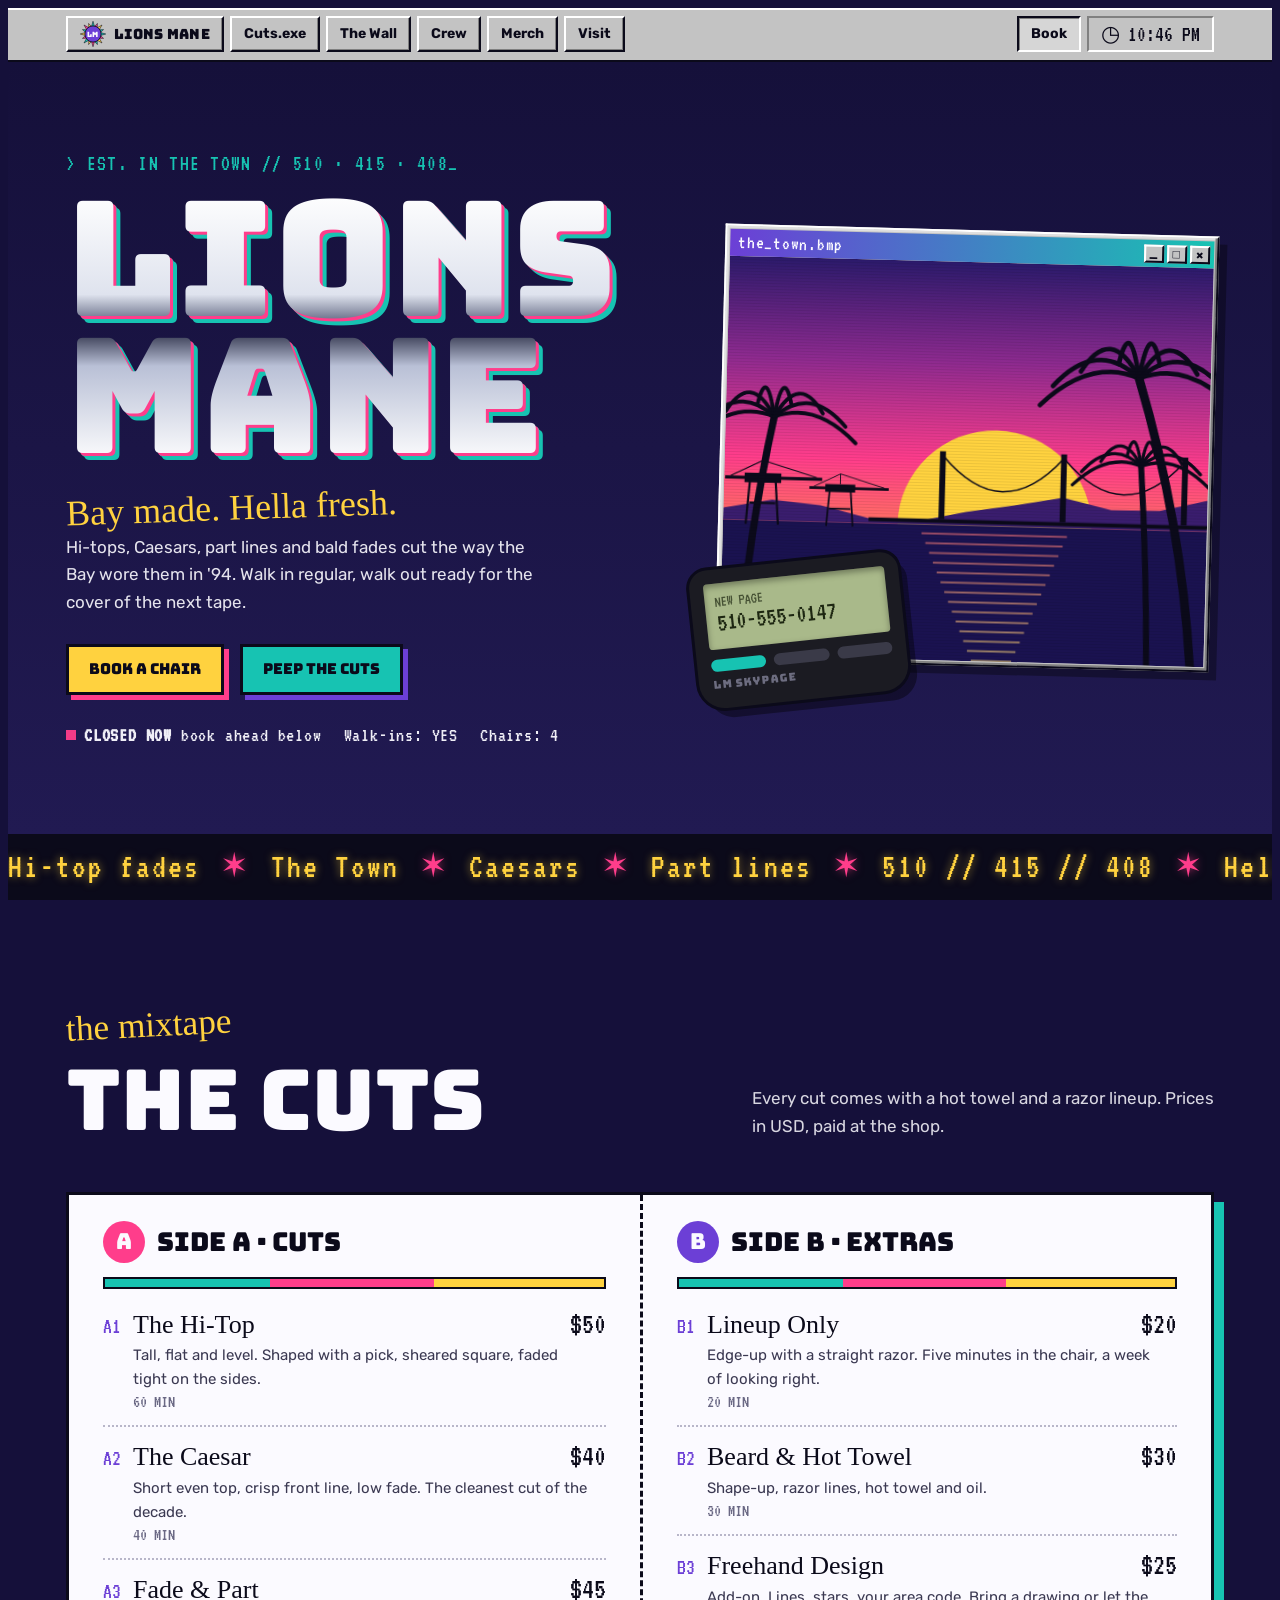
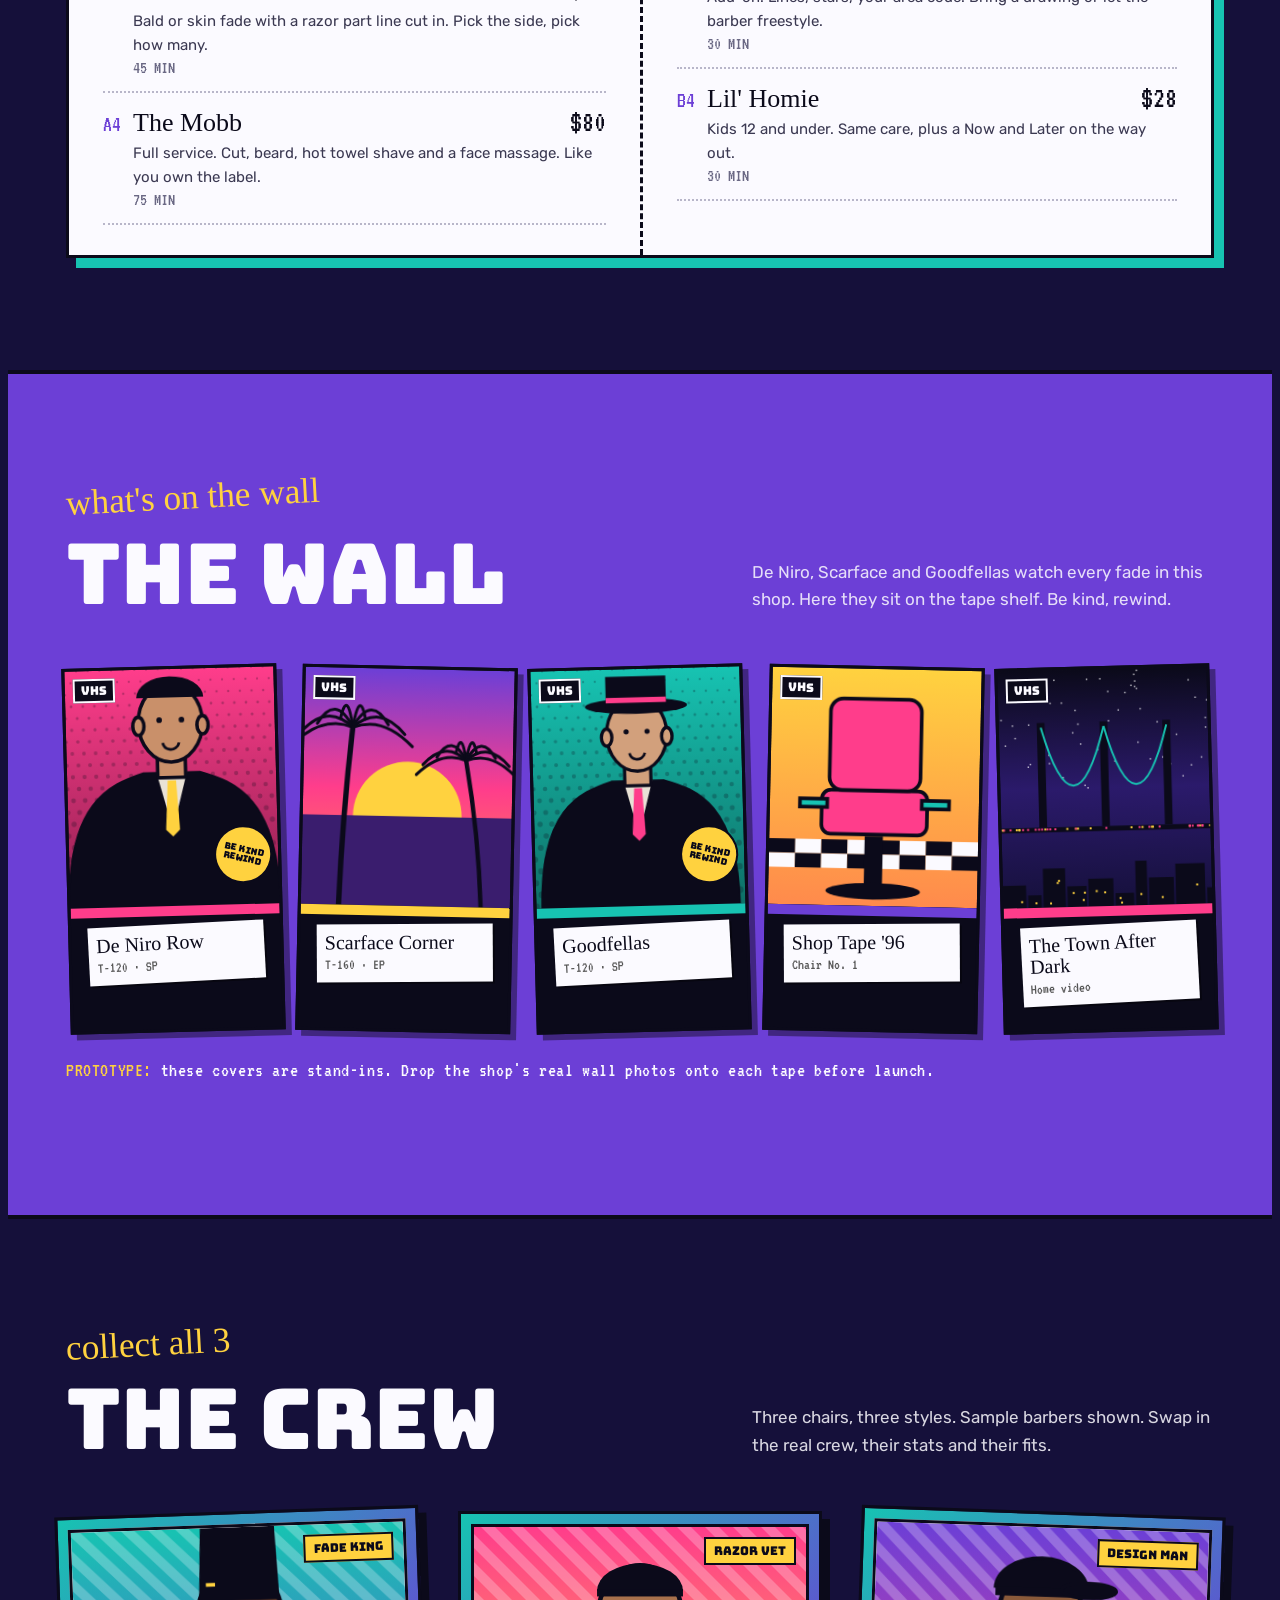
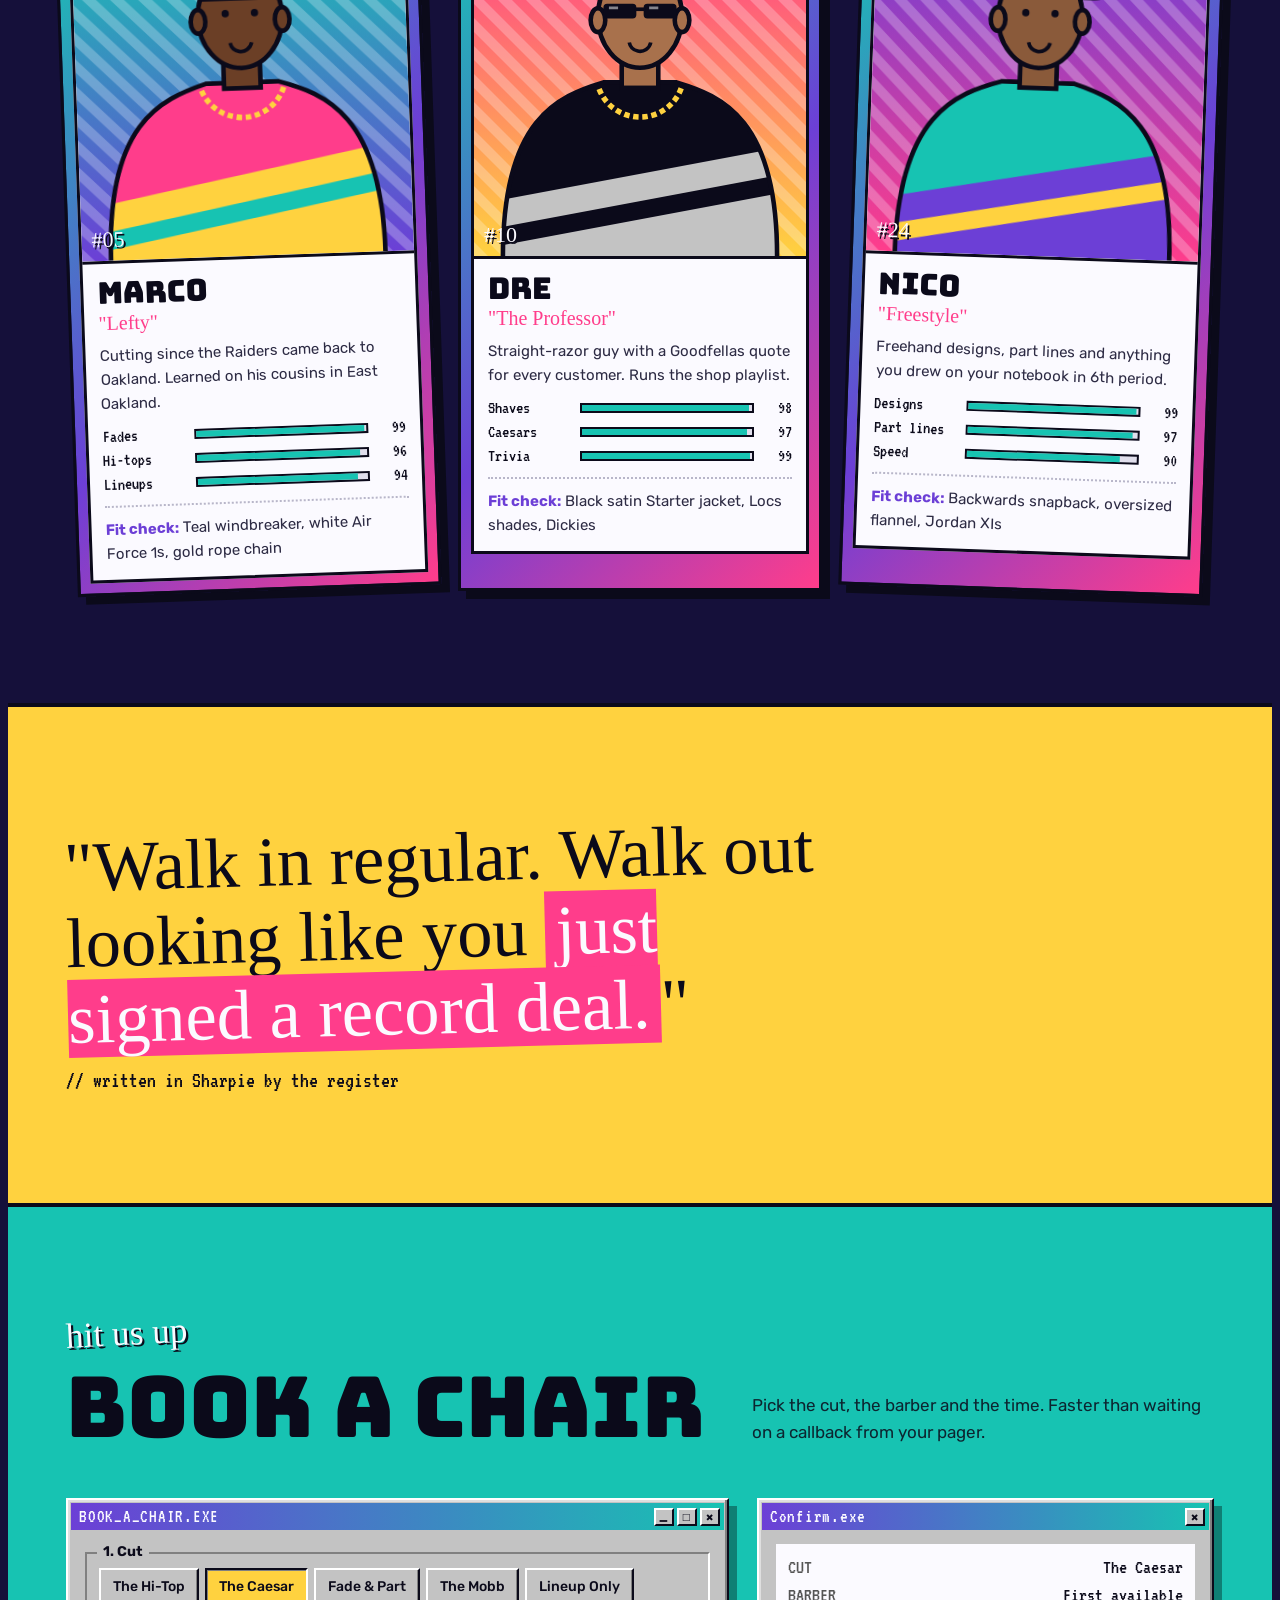
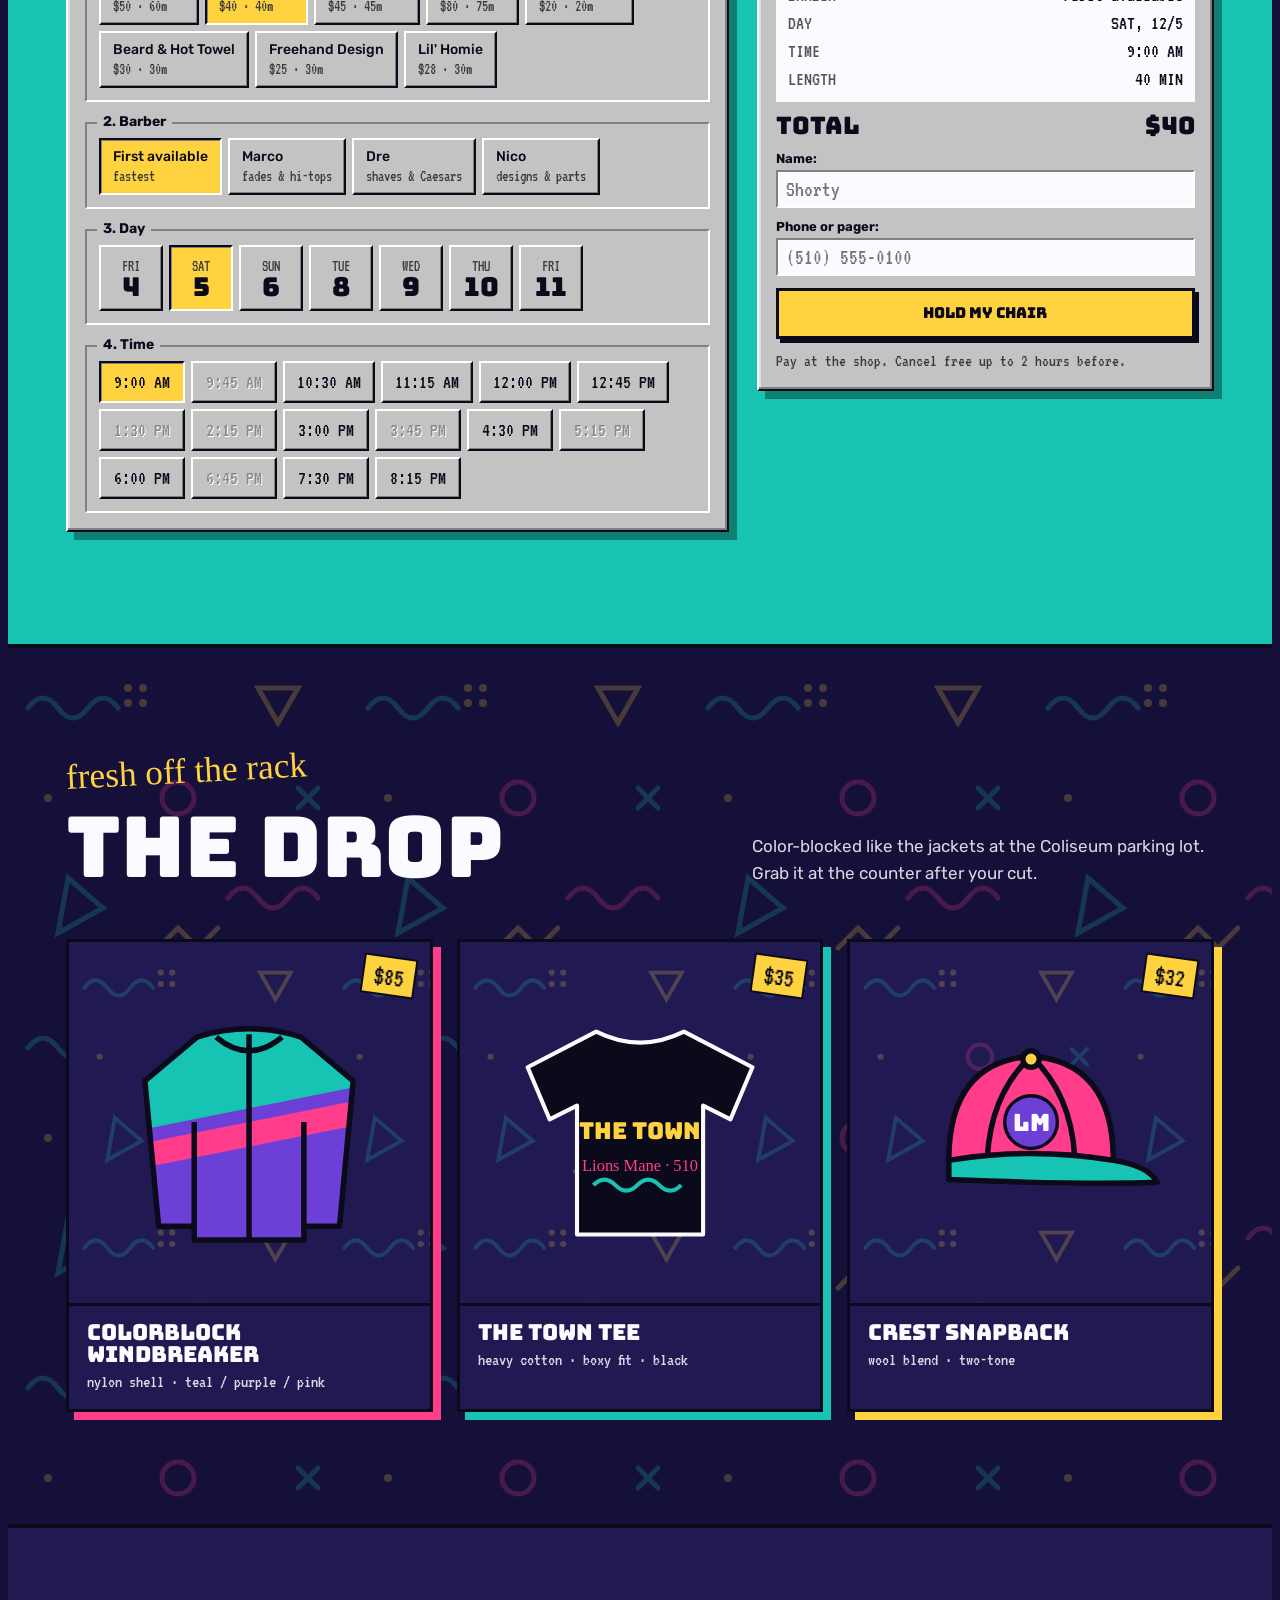
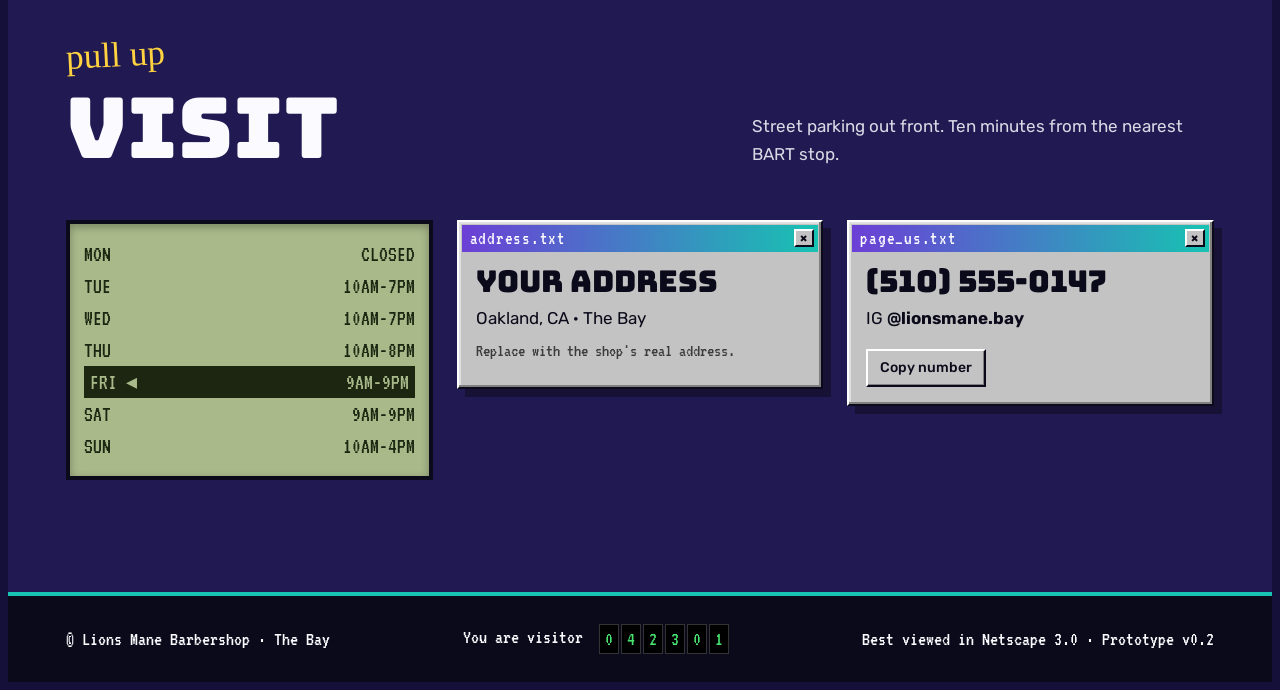
<file: lions-mane/index.html>
<!doctype html>
<html lang="en">
<head>
<meta charset="utf-8">
<meta name="viewport" content="width=device-width, initial-scale=1, viewport-fit=cover">
</head>
<body>
<title>Lions Mane</title>
<meta name="claude:viewport-fit-sides" content="cover">
<link rel="preconnect" href="https://fonts.googleapis.com">
<link rel="preconnect" href="https://fonts.gstatic.com" crossorigin>
<link rel="stylesheet" href="https://fonts.googleapis.com/css2?family=Bungee&family=Permanent+Marker&family=VT323&family=Rubik:wght@400;500;700;900&display=swap">
<style>
/* Layout: 1990s Bay Area. Windbreaker color-blocking, Windows 95 chrome, cassette J-cards, VHS shelf, trading cards, pagers. Committed to one look. */
:root{
  --night:#15103a;      /* windbreaker navy-purple */
  --night-2:#211a52;
  --teal:#17c3b2;       /* 90s teal */
  --magenta:#ff3d8b;
  --yellow:#ffd23f;
  --purple:#6c3fd6;
  --white:#fbfaff;
  --ink:#0b0a1a;
  --silver:#c3c3c3;     /* Win95 gray */
  --silver-hi:#ffffff;
  --silver-lo:#808080;
  --lcd:#a9b98a;        /* pager screen */
  --lcd-ink:#1d2611;
  --display:"Bungee","Impact","Arial Black",sans-serif;
  --marker:"Permanent Marker","Comic Sans MS","Chalkboard SE",cursive;
  --pixel:"VT323","Courier New",monospace;
  --body:"Rubik","Trebuchet MS",Verdana,sans-serif;
  --gl:max(16px, env(safe-area-inset-left, 0px));
  --gr:max(16px, env(safe-area-inset-right, 0px));
  color-scheme:dark;
}
*{box-sizing:border-box}
html{scroll-behavior:smooth}
body{background:var(--night);color:var(--white);font:400 17px/1.6 var(--body);overflow-x:hidden}
body::before{content:"";position:fixed;inset:0 0 auto;height:env(safe-area-inset-top,0px);z-index:60;background:var(--silver)}
a{color:inherit}
:focus-visible{outline:3px dashed var(--yellow);outline-offset:3px}
h1,h2,h3{margin:0;text-wrap:balance}
.wrap{max-width:1180px;margin-inline:auto;padding-left:var(--gl);padding-right:var(--gr)}
.sec{padding-block:clamp(64px,9vw,112px);position:relative}
.memphis{background-image:var(--memphis);background-size:340px}
.sec-head{display:flex;flex-wrap:wrap;align-items:end;justify-content:space-between;gap:16px 40px;margin-bottom:clamp(32px,5vw,52px)}
.sec-head h2{font:400 clamp(42px,7vw,84px)/.95 var(--display);text-transform:uppercase}
.sec-head h2 .tag{display:block;font:400 .42em/1 var(--marker);text-transform:none;color:var(--yellow);transform:rotate(-3deg);transform-origin:left;margin-bottom:.35em}
.sec-head p{max-width:42ch;margin:0;opacity:.85}
.chrome{background:linear-gradient(180deg,#ffffff 0%,#dfe3ee 38%,#565c78 49%,#2a2d45 51%,#b9c0d6 64%,#ffffff 100%);-webkit-background-clip:text;background-clip:text;color:transparent;filter:drop-shadow(3px 3px 0 var(--magenta)) drop-shadow(4px 4px 0 var(--teal))}
.btn{display:inline-flex;align-items:center;gap:10px;font:400 15px/1 var(--display);text-transform:uppercase;text-decoration:none;padding:15px 20px;border:3px solid var(--ink);color:var(--ink);background:var(--yellow);box-shadow:5px 5px 0 var(--magenta);cursor:pointer;transition:transform .12s,box-shadow .12s}
.btn:hover{transform:translate(-2px,-2px);box-shadow:7px 7px 0 var(--magenta)}
.btn:active{transform:translate(3px,3px);box-shadow:2px 2px 0 var(--magenta)}
.btn.alt{background:var(--teal);box-shadow:5px 5px 0 var(--purple)}
.btn.alt:hover{box-shadow:7px 7px 0 var(--purple)}

/* Win95 chrome */
.win{background:var(--silver);color:var(--ink);border:2px solid;border-color:var(--silver-hi) var(--ink) var(--ink) var(--silver-hi);box-shadow:inset -2px -2px 0 var(--silver-lo),inset 2px 2px 0 #dfdfdf,8px 8px 0 rgba(0,0,0,.35);padding:3px}
.win .bar{display:flex;align-items:center;justify-content:space-between;gap:8px;background:linear-gradient(90deg,var(--purple),var(--teal));color:var(--white);font:400 19px/1 var(--pixel);padding:4px 4px 4px 8px;letter-spacing:.04em}
.win .bar i{display:flex;gap:3px;font-style:normal}
.win .bar i b{width:20px;height:18px;background:var(--silver);color:var(--ink);display:grid;place-items:center;font:700 12px/1 var(--body);border:2px solid;border-color:var(--silver-hi) var(--ink) var(--ink) var(--silver-hi)}
.win .body{padding:14px}
.bevel-in{border:2px solid;border-color:var(--silver-lo) var(--silver-hi) var(--silver-hi) var(--silver-lo)}

/* TASKBAR NAV */
.task{position:sticky;top:env(safe-area-inset-top,0px);z-index:50;background:var(--silver);color:var(--ink);border-bottom:2px solid var(--ink);box-shadow:inset 0 2px 0 var(--silver-hi)}
.task .wrap{display:flex;align-items:center;gap:6px;height:52px}
.tbtn{display:inline-flex;align-items:center;gap:8px;height:36px;padding:0 12px;font:700 14px/1 var(--body);text-decoration:none;color:var(--ink);background:var(--silver);border:2px solid;border-color:var(--silver-hi) var(--ink) var(--ink) var(--silver-hi);box-shadow:inset -1px -1px 0 var(--silver-lo);white-space:nowrap}
.tbtn:active,.tbtn.on{border-color:var(--ink) var(--silver-hi) var(--silver-hi) var(--ink);box-shadow:inset 1px 1px 0 var(--silver-lo);background:#d6d6d6}
.tbtn svg{width:26px;height:26px}
.start{font-family:var(--display);font-weight:400;letter-spacing:.02em}
.task nav{display:flex;gap:6px;flex:1;min-width:0;overflow:hidden}
.clock{margin-left:auto;font:400 22px/1 var(--pixel);padding:0 12px;height:36px;display:flex;align-items:center;gap:8px}
@media (max-width:860px){.task nav{display:none}.clock{margin-left:auto}}
@media (max-width:420px){.clock .lbl{display:none}}

/* HERO */
.hero{background:linear-gradient(180deg,var(--night) 0,var(--night-2) 100%);overflow:hidden;border-bottom:4px solid var(--ink)}
.hero .wrap{display:grid;grid-template-columns:1.1fr .9fr;gap:clamp(28px,4vw,56px);align-items:center;padding-block:clamp(40px,7vw,90px)}
.pixel-eyebrow{font:400 22px/1 var(--pixel);color:var(--teal);letter-spacing:.06em}
.hero h1{font:400 clamp(70px,12.5vw,168px)/.86 var(--display);margin:16px 0 0;text-transform:uppercase}
.hero h1 span{display:block}
.hero .sub{font:400 clamp(24px,3vw,36px)/1.15 var(--marker);color:var(--yellow);transform:rotate(-2deg);margin:18px 0 10px}
.hero p.lede{max-width:44ch;opacity:.9;margin:0 0 28px}
.ctas{display:flex;flex-wrap:wrap;gap:16px}
.status{display:flex;flex-wrap:wrap;gap:8px 22px;margin-top:30px;font:400 20px/1 var(--pixel);letter-spacing:.04em;opacity:.95}
.dot{display:inline-block;width:10px;height:10px;background:#46e36f;margin-right:8px;vertical-align:1px;animation:blink 1.2s steps(2) infinite}
@keyframes blink{50%{opacity:.25}}
.hero-art{position:relative}
.hero-art .win{transform:rotate(1.5deg)}
.hero-art canvas{display:block;width:100%;aspect-ratio:4/3.3;max-width:100%}
.pager{position:absolute;left:-26px;bottom:-34px;width:210px;background:#1b1b22;border-radius:18px 18px 26px 26px;padding:14px 14px 18px;box-shadow:0 0 0 3px var(--ink),8px 10px 0 rgba(0,0,0,.4);transform:rotate(-6deg)}
.pager .scr{background:var(--lcd);color:var(--lcd-ink);font:400 26px/1 var(--pixel);padding:10px 10px 8px;border-radius:4px;box-shadow:inset 0 3px 6px rgba(0,0,0,.35);min-height:66px}
.pager .scr small{display:block;font-size:16px;opacity:.7}
.pager .keys{display:flex;justify-content:space-between;margin-top:10px;gap:8px}
.pager .keys b{flex:1;height:12px;border-radius:6px;background:#3a3a48}
.pager .keys b:first-child{background:var(--teal)}
.pager .brand{font:400 11px/1 var(--display);color:#6d6d80;margin-top:8px;letter-spacing:.1em}
@media (max-width:860px){.hero .wrap{grid-template-columns:1fr}.hero-art{max-width:520px;margin-bottom:30px}.pager{left:auto;right:-6px;bottom:-30px;width:180px}}

/* LED TICKER */
.ticker{background:var(--ink);border-bottom:4px solid var(--ink);overflow:hidden}
.ticker .track{display:flex;width:max-content;animation:slide 40s linear infinite}
.ticker span{font:400 34px/1 var(--pixel);color:var(--yellow);text-shadow:0 0 8px rgba(255,210,63,.6);padding:12px 0;white-space:nowrap;letter-spacing:.06em}
.ticker em{font-style:normal;color:var(--magenta);padding-inline:20px;text-shadow:0 0 8px rgba(255,61,139,.6)}
@keyframes slide{to{transform:translateX(-50%)}}

/* J-CARD MENU */
.jcard{background:var(--white);color:var(--ink);border:3px solid var(--ink);box-shadow:10px 10px 0 var(--teal);display:grid;grid-template-columns:repeat(2,minmax(0,1fr))}
.side{padding:26px clamp(18px,3vw,34px) 30px}
.side+.side{border-left:3px dashed var(--ink)}
.side h3{display:flex;align-items:center;gap:12px;font:400 26px/1 var(--display);margin-bottom:6px}
.side h3 b{display:inline-grid;place-items:center;width:42px;height:42px;border-radius:50%;background:var(--magenta);color:var(--white);font:400 22px/1 var(--display)}
.side:nth-child(2) h3 b{background:var(--purple)}
.side .stripe{height:12px;background:linear-gradient(90deg,var(--teal) 0 33%,var(--magenta) 33% 66%,var(--yellow) 66%);margin:14px 0 6px;border:2px solid var(--ink)}
.track-row{display:grid;grid-template-columns:auto 1fr auto;gap:2px 12px;padding:14px 0;border-bottom:2px dotted #b8b6c9;align-items:baseline}
.track-row .no{font:400 22px/1 var(--pixel);color:var(--purple)}
.track-row h4{margin:0;font:400 26px/1.1 var(--marker)}
.track-row .price{font:400 30px/1 var(--pixel);font-variant-numeric:tabular-nums}
.track-row p{grid-column:2/-1;margin:2px 0 0;font-size:15px;color:#3b3952;max-width:46ch}
.track-row .time{grid-column:2/-1;font:400 18px/1 var(--pixel);color:#6a6884}
@media (max-width:780px){.jcard{grid-template-columns:1fr}.side+.side{border-left:0;border-top:3px dashed var(--ink)}}

/* VHS WALL */
.shelf-band{background:var(--purple);border-block:4px solid var(--ink)}
.shelf{display:grid;grid-template-columns:repeat(5,minmax(0,1fr));gap:18px;align-items:end}
.vhs{position:relative;margin:0;aspect-ratio:10/17;max-width:100%;background:var(--ink);border:3px solid var(--ink);box-shadow:6px 6px 0 rgba(0,0,0,.4);overflow:hidden;transition:transform .2s}
.vhs:nth-child(odd){transform:rotate(-1.5deg)}
.vhs:nth-child(even){transform:rotate(1.2deg)}
.vhs:hover{transform:translateY(-10px) rotate(0)}
.vhs canvas{position:absolute;inset:0 0 34% 0;width:100%;height:66%}
.vhs .band{position:absolute;left:0;right:0;top:66%;height:10px}
.vhs .lbl{position:absolute;left:8%;right:8%;top:calc(66% + 18px);background:var(--white);color:var(--ink);padding:8px 8px 10px;transform:rotate(-1.5deg);box-shadow:2px 2px 0 rgba(0,0,0,.4)}
.vhs .lbl b{display:block;font:400 clamp(15px,1.6vw,20px)/1.05 var(--marker)}
.vhs .lbl small{display:block;font:400 15px/1 var(--pixel);color:#555;margin-top:4px}
.vhs .logo{position:absolute;top:8px;left:8px;font:400 12px/1 var(--display);color:var(--white);background:var(--ink);padding:4px 6px;border:2px solid var(--white)}
.vhs .rewind{position:absolute;top:44%;right:6px;width:58px;height:58px;border-radius:50%;background:var(--yellow);color:var(--ink);display:grid;place-items:center;text-align:center;font:400 9px/1.05 var(--display);transform:rotate(14deg);border:2px solid var(--ink)}
@media (max-width:860px){.shelf{grid-template-columns:repeat(2,minmax(0,1fr))}.vhs:last-child{grid-column:span 2;aspect-ratio:16/10}}
.note{margin-top:26px;font:400 20px/1.3 var(--pixel);letter-spacing:.03em}
.note b{color:var(--yellow);font-weight:400}

/* TRADING CARDS */
.cards{display:grid;grid-template-columns:repeat(3,minmax(0,1fr));gap:28px}
.card{background:linear-gradient(135deg,var(--teal),var(--purple) 55%,var(--magenta));padding:10px;border:3px solid var(--ink);box-shadow:8px 8px 0 var(--ink);transition:transform .2s}
.card:nth-child(1){transform:rotate(-2deg)}.card:nth-child(3){transform:rotate(2deg)}
.card:hover{transform:rotate(0) translateY(-6px)}
.card .face{background:var(--white);color:var(--ink);border:3px solid var(--ink)}
.card .photo{position:relative;aspect-ratio:1/1;max-width:100%;border-bottom:3px solid var(--ink);overflow:hidden}
.card .photo canvas{width:100%;height:100%;display:block}
.card .pos{position:absolute;top:10px;right:10px;background:var(--yellow);border:2px solid var(--ink);font:400 12px/1 var(--display);padding:6px 8px}
.card .rookie{position:absolute;bottom:10px;left:10px;font:400 22px/1 var(--marker);color:var(--white);text-shadow:2px 2px 0 var(--ink)}
.card .plate{padding:14px}
.card h3{font:400 30px/1 var(--display);text-transform:uppercase}
.card h3 small{display:block;font:400 20px/1.1 var(--marker);color:var(--magenta);text-transform:none;margin-top:4px}
.card p{margin:10px 0;font-size:15px;color:#2d2b44}
.stats{display:grid;gap:6px;margin:12px 0;font:400 18px/1 var(--pixel)}
.stat{display:grid;grid-template-columns:84px 1fr 30px;align-items:center;gap:8px}
.stat i{height:10px;background:#e0deec;border:2px solid var(--ink);position:relative}
.stat i::after{content:"";position:absolute;inset:0;width:var(--v);background:var(--teal)}
.stat span:last-child{text-align:right;font-variant-numeric:tabular-nums}
.fit{font-size:14px;border-top:2px dotted #b8b6c9;padding-top:10px;margin:0!important}
.fit b{color:var(--purple)}
@media (max-width:860px){.cards{grid-template-columns:1fr;max-width:440px;margin-inline:auto}}

/* QUOTE */
.shout{background:var(--yellow);color:var(--ink);border-block:4px solid var(--ink)}
.shout blockquote{margin:0;font:400 clamp(34px,5.5vw,72px)/1.08 var(--marker);max-width:22ch;transform:rotate(-1.5deg)}
.shout blockquote mark{background:var(--magenta);color:var(--white);padding:0 .15em}
.shout cite{display:block;margin-top:22px;font:normal 400 22px/1 var(--pixel)}

/* BOOKING */
.book-band{background:var(--teal);color:var(--ink);border-bottom:4px solid var(--ink)}
.book-band .sec-head h2{color:var(--ink)}
.book-band .sec-head h2 .tag{color:var(--white);text-shadow:2px 2px 0 var(--ink)}
.booker{display:grid;grid-template-columns:minmax(0,1.45fr) minmax(0,1fr);gap:28px;align-items:start}
.step{margin-bottom:20px}
.step legend,.step h3{font:700 14px/1 var(--body);margin-bottom:10px;display:block}
.step h3 u{text-decoration:underline}
.grp{border:2px solid;border-color:var(--silver-lo) var(--silver-hi) var(--silver-hi) var(--silver-lo);padding:14px 12px 12px;position:relative;margin-top:8px}
.grp>.lg{position:absolute;top:-10px;left:10px;background:var(--silver);padding:0 6px;font:700 14px/1.2 var(--body)}
.opts{display:flex;flex-wrap:wrap;gap:6px}
.opt{font:500 14px/1.2 var(--body);color:var(--ink);background:var(--silver);padding:9px 12px;cursor:pointer;text-align:left;border:2px solid;border-color:var(--silver-hi) var(--ink) var(--ink) var(--silver-hi);box-shadow:inset -1px -1px 0 var(--silver-lo)}
.opt small{display:block;font:400 16px/1 var(--pixel);color:#3c3c3c;margin-top:2px}
.opt[aria-pressed="true"]{border-color:var(--ink) var(--silver-hi) var(--silver-hi) var(--ink);box-shadow:inset 1px 1px 0 var(--silver-lo);background:var(--yellow)}
.opt:disabled{color:#8a8a8a;text-shadow:1px 1px 0 var(--silver-hi);cursor:not-allowed}
.opt:disabled small{color:#8a8a8a}
.days .opt{text-align:center;min-width:64px}
.days .opt b{display:block;font:400 26px/1 var(--display)}
.slots .opt{font:400 20px/1 var(--pixel);min-width:86px;text-align:center}
.ticket{position:sticky;top:calc(env(safe-area-inset-top,0px) + 70px)}
.ticket dl{display:grid;grid-template-columns:auto 1fr;gap:6px 14px;margin:0 0 12px;padding:12px;background:var(--white);font:400 20px/1.1 var(--pixel)}
.ticket dt{color:#555}
.ticket dd{margin:0;text-align:right}
.ticket .total{display:flex;justify-content:space-between;align-items:center;font:400 24px/1 var(--display);margin:4px 0 14px}
.ticket label{display:block;font:700 13px/1 var(--body);margin:0 0 5px}
.ticket input{width:100%;font:400 22px/1 var(--pixel);padding:6px 8px;background:var(--white);color:var(--ink);margin-bottom:12px;border:2px solid;border-color:var(--silver-lo) var(--silver-hi) var(--silver-hi) var(--silver-lo);border-radius:0}
.ticket .btn{width:100%;justify-content:center;box-shadow:4px 4px 0 var(--ink)}
.ticket .err{display:flex;gap:8px;align-items:start;color:var(--ink);font:500 14px/1.35 var(--body);margin:0 0 12px;background:#fff3c4;border:2px solid var(--ink);padding:8px}
.ticket .err b{flex:none;width:22px;height:22px;border-radius:50%;background:#d71f1f;color:#fff;display:grid;place-items:center;font:700 14px/1 var(--body)}
.ticket .demo{font:400 17px/1.2 var(--pixel);color:#3c3c3c;margin:12px 0 0}
.done .pager{position:static;transform:none;width:auto;margin:6px 0 14px}
.done .pager .scr{font-size:24px;line-height:1.1}
@media (max-width:900px){.booker{grid-template-columns:1fr}.ticket{position:static}}

/* MERCH */
.merch{display:grid;grid-template-columns:repeat(3,minmax(0,1fr));gap:24px}
.drop{background:var(--night-2);border:3px solid var(--ink);box-shadow:8px 8px 0 var(--magenta);display:flex;flex-direction:column}
.drop:nth-child(2){box-shadow:8px 8px 0 var(--teal)}
.drop:nth-child(3){box-shadow:8px 8px 0 var(--yellow)}
.drop .art{aspect-ratio:1/1;max-width:100%;display:grid;place-items:center;position:relative;background:var(--memphis),var(--night-2);background-size:260px}
.drop .art svg{width:76%;height:auto}
.drop .tagp{position:absolute;top:14px;right:14px;background:var(--yellow);color:var(--ink);font:400 26px/1 var(--pixel);padding:6px 10px 4px;border:2px solid var(--ink);transform:rotate(8deg)}
.drop .info{padding:16px 18px;border-top:3px solid var(--ink)}
.drop h3{font:400 22px/1 var(--display);text-transform:uppercase}
.drop small{display:block;font:400 18px/1.2 var(--pixel);opacity:.85;margin-top:6px}
@media (max-width:860px){.merch{grid-template-columns:1fr;max-width:440px;margin-inline:auto}}

/* VISIT */
.visit{display:grid;grid-template-columns:repeat(3,minmax(0,1fr));gap:24px;align-items:start}
.lcd-box{background:var(--lcd);color:var(--lcd-ink);border:4px solid var(--ink);padding:14px;box-shadow:inset 0 3px 8px rgba(0,0,0,.3)}
.hours{width:100%;border-collapse:collapse;font:400 22px/1 var(--pixel);font-variant-numeric:tabular-nums}
.hours td{padding:5px 0}
.hours td:last-child{text-align:right}
.hours tr.today td{background:var(--lcd-ink);color:var(--lcd)}
.hours tr.today td:first-child{padding-left:6px}.hours tr.today td:last-child{padding-right:6px}
.visit .win .body p{margin:0 0 8px}
.big{font:400 30px/1.05 var(--display);user-select:all}
.copy{margin-top:8px}
@media (max-width:860px){.visit{grid-template-columns:1fr}}

footer{background:var(--ink);padding-block:28px;border-top:4px solid var(--teal)}
footer .wrap{display:flex;flex-wrap:wrap;justify-content:space-between;align-items:center;gap:14px;font:400 20px/1.2 var(--pixel)}
.counter{display:inline-flex;gap:2px;margin-left:8px;vertical-align:middle}
.counter b{background:#000;color:#46e36f;border:1px solid #333;padding:2px 5px;font-weight:400}
@media (prefers-reduced-motion:reduce){*,*::before,*::after{animation:none!important;transition:none!important}html{scroll-behavior:auto}}
</style>

<div class="task">
  <div class="wrap">
    <a class="tbtn start" href="#top"><svg class="mark" viewBox="0 0 100 100" aria-hidden="true"></svg>Lions Mane</a>
    <nav aria-label="Main">
      <a class="tbtn" href="#cuts">Cuts.exe</a>
      <a class="tbtn" href="#wall">The Wall</a>
      <a class="tbtn" href="#crew">Crew</a>
      <a class="tbtn" href="#merch">Merch</a>
      <a class="tbtn" href="#visit">Visit</a>
    </nav>
    <a class="tbtn on" href="#book">Book</a>
    <div class="clock bevel-in" aria-label="Local time"><span class="lbl">◷</span><span id="clock">12:00 PM</span></div>
  </div>
</div>

<header class="hero memphis" id="top">
  <div class="wrap">
    <div>
      <div class="pixel-eyebrow">&gt; EST. IN THE TOWN // 510 · 415 · 408_</div>
      <h1 class="chrome"><span>Lions</span><span>Mane</span></h1>
      <p class="sub">Bay made. Hella fresh.</p>
      <p class="lede">Hi-tops, Caesars, part lines and bald fades cut the way the Bay wore them in '94. Walk in regular, walk out ready for the cover of the next tape.</p>
      <div class="ctas">
        <a class="btn" href="#book">Book a chair</a>
        <a class="btn alt" href="#cuts">Peep the cuts</a>
      </div>
      <div class="status">
        <span><i class="dot"></i><b id="openState">Open now</b> <span id="openUntil">till 8 PM</span></span>
        <span>Walk-ins: YES</span>
        <span>Chairs: 4</span>
      </div>
    </div>
    <div class="hero-art">
      <div class="win">
        <div class="bar"><span>the_town.bmp</span><i><b>_</b><b>□</b><b>×</b></i></div>
        <canvas id="heroCanvas" aria-label="Sunset over the Port of Oakland cranes and the Bay Bridge"></canvas>
      </div>
      <div class="pager" aria-live="off">
        <div class="scr" id="pagerScr"><small>NEW PAGE</small>510-555-0147</div>
        <div class="keys"><b></b><b></b><b></b></div>
        <div class="brand">LM SKYPAGE</div>
      </div>
    </div>
  </div>
</header>

<div class="ticker" aria-hidden="true"><div class="track" id="ticker"></div></div>

<section class="sec" id="cuts">
  <div class="wrap">
    <div class="sec-head">
      <h2><span class="tag">the mixtape</span>The Cuts</h2>
      <p>Every cut comes with a hot towel and a razor lineup. Prices in USD, paid at the shop.</p>
    </div>
    <div class="jcard">
      <div class="side"><h3><b>A</b>Side A · Cuts</h3><div class="stripe"></div><div id="sideA"></div></div>
      <div class="side"><h3><b>B</b>Side B · Extras</h3><div class="stripe"></div><div id="sideB"></div></div>
    </div>
  </div>
</section>

<section class="sec shelf-band memphis" id="wall">
  <div class="wrap">
    <div class="sec-head">
      <h2><span class="tag">what's on the wall</span>The Wall</h2>
      <p>De Niro, Scarface and Goodfellas watch every fade in this shop. Here they sit on the tape shelf. Be kind, rewind.</p>
    </div>
    <div class="shelf">
      <figure class="vhs"><canvas data-art="slick" data-seed="3"></canvas><span class="logo">VHS</span><span class="band" style="background:var(--magenta)"></span><div class="lbl"><b>De Niro Row</b><small>T-120 · SP</small></div><span class="rewind">BE KIND<br>REWIND</span></figure>
      <figure class="vhs"><canvas data-art="palms" data-seed="7"></canvas><span class="logo">VHS</span><span class="band" style="background:var(--yellow)"></span><div class="lbl"><b>Scarface Corner</b><small>T-160 · EP</small></div></figure>
      <figure class="vhs"><canvas data-art="fedora" data-seed="11"></canvas><span class="logo">VHS</span><span class="band" style="background:var(--teal)"></span><div class="lbl"><b>Goodfellas</b><small>T-120 · SP</small></div><span class="rewind">BE KIND<br>REWIND</span></figure>
      <figure class="vhs"><canvas data-art="chair" data-seed="5"></canvas><span class="logo">VHS</span><span class="band" style="background:var(--purple)"></span><div class="lbl"><b>Shop Tape '96</b><small>Chair No. 1</small></div></figure>
      <figure class="vhs"><canvas data-art="bridge" data-seed="9"></canvas><span class="logo">VHS</span><span class="band" style="background:var(--magenta)"></span><div class="lbl"><b>The Town After Dark</b><small>Home video</small></div></figure>
    </div>
    <p class="note"><b>PROTOTYPE:</b> these covers are stand-ins. Drop the shop's real wall photos onto each tape before launch.</p>
  </div>
</section>

<section class="sec" id="crew">
  <div class="wrap">
    <div class="sec-head">
      <h2><span class="tag">collect all 3</span>The Crew</h2>
      <p>Three chairs, three styles. Sample barbers shown. Swap in the real crew, their stats and their fits.</p>
    </div>
    <div class="cards" id="crewList"></div>
  </div>
</section>

<section class="sec shout">
  <div class="wrap">
    <blockquote>"Walk in regular. Walk out looking like you <mark>just signed a record deal.</mark>"</blockquote>
    <cite>// written in Sharpie by the register</cite>
  </div>
</section>

<section class="sec book-band" id="book">
  <div class="wrap">
    <div class="sec-head">
      <h2><span class="tag">hit us up</span>Book a Chair</h2>
      <p>Pick the cut, the barber and the time. Faster than waiting on a callback from your pager.</p>
    </div>
    <div class="booker">
      <div class="win">
        <div class="bar"><span>BOOK_A_CHAIR.EXE</span><i><b>_</b><b>□</b><b>×</b></i></div>
        <div class="body">
          <div class="step grp"><span class="lg">1. Cut</span><div class="opts" id="pickService" role="group" aria-label="Service"></div></div>
          <div class="step grp"><span class="lg">2. Barber</span><div class="opts" id="pickBarber" role="group" aria-label="Barber"></div></div>
          <div class="step grp"><span class="lg">3. Day</span><div class="opts days" id="pickDay" role="group" aria-label="Day"></div></div>
          <div class="step grp" style="margin-bottom:0"><span class="lg">4. Time</span><div class="opts slots" id="pickTime" role="group" aria-label="Time"></div></div>
        </div>
      </div>
      <div class="win ticket">
        <div class="bar"><span>Confirm.exe</span><i><b>×</b></i></div>
        <div class="body" id="ticket" aria-live="polite"></div>
      </div>
    </div>
  </div>
</section>

<section class="sec memphis" id="merch">
  <div class="wrap">
    <div class="sec-head">
      <h2><span class="tag">fresh off the rack</span>The Drop</h2>
      <p>Color-blocked like the jackets at the Coliseum parking lot. Grab it at the counter after your cut.</p>
    </div>
    <div class="merch" id="merchList"></div>
  </div>
</section>

<section class="sec" id="visit" style="background:var(--night-2);border-top:4px solid var(--ink)">
  <div class="wrap">
    <div class="sec-head">
      <h2><span class="tag">pull up</span>Visit</h2>
      <p>Street parking out front. Ten minutes from the nearest BART stop.</p>
    </div>
    <div class="visit">
      <div class="lcd-box"><table class="hours" id="hours" aria-label="Shop hours"></table></div>
      <div class="win"><div class="bar"><span>address.txt</span><i><b>×</b></i></div><div class="body"><p class="big">Your Address</p><p>Oakland, CA · The Bay</p><p style="font:400 18px/1.2 var(--pixel);color:#3c3c3c">Replace with the shop's real address.</p></div></div>
      <div class="win"><div class="bar"><span>page_us.txt</span><i><b>×</b></i></div><div class="body"><p class="big" id="phone">(510) 555-0147</p><p>IG <b>@lionsmane.bay</b></p><button class="opt copy" id="copyPhone" type="button">Copy number</button></div></div>
    </div>
  </div>
</section>

<footer>
  <div class="wrap">
    <span>© Lions Mane Barbershop · The Bay</span>
    <span>You are visitor <span class="counter" id="counter"></span></span>
    <span>Best viewed in Netscape 3.0 · Prototype v0.2</span>
  </div>
</footer>

<script>
(function(){
  const $=s=>document.querySelector(s);
  function rng(seed){let s=seed*9301+49297;return function(){s=(s*9301+49297)%233280;return s/233280}}
  const C={teal:'#17c3b2',mag:'#ff3d8b',yel:'#ffd23f',pur:'#6c3fd6',night:'#15103a',ink:'#0b0a1a',white:'#fbfaff'};

  /* Memphis pattern */
  const memphis=`<svg xmlns='http://www.w3.org/2000/svg' width='340' height='340' viewBox='0 0 340 340'><g fill='none' stroke-width='5' stroke-linecap='round' opacity='.22'><path d='M20 60 q15 -20 30 0 t30 0 t30 0' stroke='${C.teal}'/><path d='M220 250 q15 -20 30 0 t30 0 t30 0' stroke='${C.mag}'/><polygon points='250,40 290,40 270,75' stroke='${C.yel}'/><polygon points='60,230 95,260 50,285' stroke='${C.teal}'/><circle cx='170' cy='150' r='16' stroke='${C.mag}'/><path d='M150 300 l20 -20 l20 20 l20 -20' stroke='${C.yel}'/><path d='M290 140 l20 20 M310 140 l-20 20' stroke='${C.teal}'/></g><g fill='${C.yel}' opacity='.22'><circle cx='120' cy='40' r='4'/><circle cx='135' cy='40' r='4'/><circle cx='120' cy='55' r='4'/><circle cx='135' cy='55' r='4'/><circle cx='40' cy='150' r='4'/><circle cx='300' cy='310' r='4'/></g></svg>`;
  document.documentElement.style.setProperty('--memphis',`url("data:image/svg+xml,${encodeURIComponent(memphis)}")`);

  /* Crest */
  document.querySelectorAll('svg.mark').forEach(svg=>{let p='';const n=16;
    for(let i=0;i<n;i++){const a=i/n*Math.PI*2,a1=a-.18,a2=a+.18,r1=30,r2=i%2?44:49;
      p+=`<polygon points="${50+Math.cos(a1)*r1},${50+Math.sin(a1)*r1} ${50+Math.cos(a)*r2},${50+Math.sin(a)*r2} ${50+Math.cos(a2)*r1},${50+Math.sin(a2)*r1}" fill="${[C.teal,C.mag,C.yel][i%3]}" stroke="${C.ink}" stroke-width="2"/>`}
    svg.innerHTML=p+`<circle cx="50" cy="50" r="31" fill="${C.pur}" stroke="${C.ink}" stroke-width="3"/><text x="50" y="61" text-anchor="middle" font-family="Bungee,Impact,sans-serif" font-size="28" fill="${C.white}">LM</text>`});

  /* Ticker */
  const words=['Hi-top fades','The Town','Caesars','Part lines','510 // 415 // 408','Hella fresh','Hot towel shaves','Walk-ins welcome','Bay made'];
  const run=words.map(w=>`${w}<em>✶</em>`).join('');
  $('#ticker').innerHTML=`<span>${run}</span><span>${run}</span>`;

  /* Clock */
  function tick(){$('#clock').textContent=new Date().toLocaleTimeString('en-US',{hour:'numeric',minute:'2-digit'})}tick();setInterval(tick,15000);

  /* Pager messages */
  const pages=[['NEW PAGE','510-555-0147'],['FROM: SHOP','UR CHAIR IS OPEN'],['FROM: MARCO','FADE @ 3? 143'],['FROM: DRE','LINEUP TIME']];
  let pi=0;const reduce=matchMedia('(prefers-reduced-motion: reduce)').matches;
  if(!reduce)setInterval(()=>{pi=(pi+1)%pages.length;$('#pagerScr').innerHTML=`<small>${pages[pi][0]}</small>${pages[pi][1]}`},2600);

  /* Visitor counter */
  $('#counter').innerHTML=String(41510+Math.floor((Date.now()/864e5)%1000)).padStart(6,'0').split('').map(d=>`<b>${d}</b>`).join('');

  /* ---------- canvas art ---------- */
  function fit(cv){const r=cv.getBoundingClientRect();const dpr=Math.min(devicePixelRatio||1,2);cv.width=Math.max(10,r.width*dpr);cv.height=Math.max(10,r.height*dpr);const x=cv.getContext('2d');x.setTransform(dpr,0,0,dpr,0,0);return[x,r.width,r.height]}
  function sky(x,w,h,stops){const g=x.createLinearGradient(0,0,0,h);stops.forEach((c,i)=>g.addColorStop(i/(stops.length-1),c));x.fillStyle=g;x.fillRect(0,0,w,h)}
  function sun(x,cx,cy,r,col,bg,stripes){x.fillStyle=col;x.beginPath();x.arc(cx,cy,r,0,Math.PI*2);x.fill();x.fillStyle=bg;for(let i=0;i<stripes;i++){const y=cy+r*.15+i*r*.17;x.fillRect(cx-r,y,r*2,2+i*1.6)}}
  function palm(x,bx,by,hgt,lean,col){x.save();x.strokeStyle=col;x.lineCap='round';x.lineWidth=Math.max(4,hgt*.03);const tx=bx+lean*hgt,ty=by-hgt;
    x.beginPath();x.moveTo(bx,by);x.quadraticCurveTo(bx+lean*hgt*.2,by-hgt*.5,tx,ty);x.stroke();
    for(let i=0;i<8;i++){const a=-Math.PI/2+(i-3.5)*.42,L=hgt*.34;x.lineWidth=Math.max(3,hgt*.016);x.beginPath();x.moveTo(tx,ty);x.quadraticCurveTo(tx+Math.cos(a)*L*.5,ty+Math.sin(a)*L*.5-L*.15,tx+Math.cos(a)*L,ty+Math.sin(a)*L*.5+L*.35);x.stroke()}x.restore()}
  function crane(x,bx,by,s,col){x.save();x.translate(bx,by);x.scale(s,s);x.strokeStyle=col;x.fillStyle=col;x.lineWidth=4;
    // legs
    x.beginPath();x.moveTo(-30,0);x.lineTo(-24,-80);x.moveTo(30,0);x.lineTo(24,-80);x.moveTo(-24,-40);x.lineTo(24,-40);x.stroke();
    x.fillRect(-34,-96,68,18);// body
    x.fillRect(-70,-90,180,6);// boom
    x.beginPath();x.moveTo(0,-96);x.lineTo(0,-120);x.lineTo(-60,-90);x.moveTo(0,-120);x.lineTo(100,-90);x.lineWidth=2;x.stroke();x.restore()}
  function guy(x,w,h,o){o=o||{};const s=o.s||Math.min(w,h)/330;x.save();x.translate(o.cx||w/2,h);x.scale(s,s);
    // jacket colorblock
    x.beginPath();x.moveTo(-150,0);x.bezierCurveTo(-150,-150,-90,-175,-40,-190);x.lineTo(40,-190);x.bezierCurveTo(90,-175,150,-150,150,0);x.closePath();x.fillStyle=o.j1||C.teal;x.fill();
    x.save();x.clip();x.fillStyle=o.j2||C.pur;x.beginPath();x.moveTo(-160,-60);x.lineTo(160,-120);x.lineTo(160,0);x.lineTo(-160,0);x.fill();x.fillStyle=o.j3||C.mag;x.beginPath();x.moveTo(-160,-30);x.lineTo(160,-90);x.lineTo(160,-70);x.lineTo(-160,-10);x.fill();x.restore();
    x.lineWidth=5;x.strokeStyle=C.ink;x.beginPath();x.moveTo(-150,0);x.bezierCurveTo(-150,-150,-90,-175,-40,-190);x.lineTo(40,-190);x.bezierCurveTo(90,-175,150,-150,150,0);x.stroke();
    if(o.suit){x.fillStyle=C.ink;x.beginPath();x.moveTo(-150,0);x.bezierCurveTo(-150,-150,-90,-175,-40,-190);x.lineTo(40,-190);x.bezierCurveTo(90,-175,150,-150,150,0);x.fill();x.fillStyle='#e9e2d6';x.beginPath();x.moveTo(-22,-192);x.lineTo(0,-110);x.lineTo(22,-192);x.fill();x.fillStyle=o.tie||C.mag;x.beginPath();x.moveTo(-6,-180);x.lineTo(6,-180);x.lineTo(10,-110);x.lineTo(0,-100);x.lineTo(-10,-110);x.fill()}
    // neck + head
    const skin=o.skin||'#7a4a2e';x.fillStyle=skin;x.fillRect(-20,-218,40,34);x.strokeRect(-20,-218,40,34);
    x.beginPath();x.ellipse(0,-262,46,56,0,0,Math.PI*2);x.fill();x.stroke();
    // ears
    x.beginPath();x.ellipse(-46,-258,8,13,0,0,Math.PI*2);x.fill();x.stroke();x.beginPath();x.ellipse(46,-258,8,13,0,0,Math.PI*2);x.fill();x.stroke();
    // shades
    if(o.shades){x.fillStyle=C.ink;x.beginPath();x.roundRect(-40,-276,36,16,4);x.roundRect(4,-276,36,16,4);x.fill();x.fillRect(-6,-272,12,4);x.fillStyle='rgba(255,255,255,.5)';x.fillRect(-34,-273,10,3);x.fillRect(10,-273,10,3)}
    else{x.fillStyle=C.ink;x.beginPath();x.arc(-16,-266,4,0,Math.PI*2);x.arc(16,-266,4,0,Math.PI*2);x.fill()}
    x.lineWidth=4;x.beginPath();x.arc(0,-236,12,.2,Math.PI-.2);x.stroke();
    // hair
    x.fillStyle=o.hairCol||C.ink;
    if(o.hair==='hitop'){x.beginPath();x.moveTo(-44,-280);x.lineTo(-40,-372);x.lineTo(40,-372);x.lineTo(44,-280);x.closePath();x.fill();x.fillStyle=o.lineCol||C.yel;x.fillRect(-36,-300,10,4)}
    else if(o.hair==='caesar'){x.beginPath();x.ellipse(0,-290,47,30,0,Math.PI,0);x.fill();x.fillRect(-47,-292,94,8)}
    else if(o.hair==='cap'){x.fillStyle=o.capCol||C.mag;x.beginPath();x.ellipse(0,-292,50,34,0,Math.PI,0);x.fill();x.stroke();x.fillRect(-50,-294,100,10);x.fillStyle=o.capCol2||C.teal;x.beginPath();x.ellipse(52,-292,30,8,0,0,Math.PI*2);x.fill();x.stroke()}
    else if(o.hair==='slick'){x.beginPath();x.ellipse(0,-298,48,30,0,Math.PI,0);x.fill()}
    if(o.hat){x.fillStyle=C.ink;x.beginPath();x.ellipse(0,-305,78,12,0,0,Math.PI*2);x.fill();x.fillRect(-46,-350,92,46);x.fillStyle=o.band||C.yel;x.fillRect(-46,-318,92,8)}
    if(o.chain){x.strokeStyle=C.yel;x.lineWidth=6;x.setLineDash([6,4]);x.beginPath();x.arc(0,-200,48,.35,Math.PI-.35);x.stroke();x.setLineDash([])}
    x.restore()}
  function halftone(x,w,h,col){x.fillStyle=col;for(let y=0;y<h;y+=12)for(let i=0;i<w;i+=12){const r=1+2.6*(y/h);x.beginPath();x.arc(i+(y/12%2)*6,y,r,0,Math.PI*2);x.fill()}}
  const arts={
    hero(x,w,h){sky(x,w,h,['#2b1a6b','#8d2a8f','#ff3d8b','#ff8a4c','#ffd23f']);
      const hz=h*.66;sun(x,w*.56,hz,w*.2,C.yel,'#ff5f7a',6);
      // water
      x.fillStyle='#1a1250';x.fillRect(0,hz,w,h-hz);for(let i=0;i<14;i++){x.fillStyle=`rgba(255,${120+i*8},120,.55)`;const y=hz+8+i*(h-hz)/14;const ww=w*.3*(1-i/18);x.fillRect(w*.56-ww/2,y,ww,2)}
      // hills
      x.fillStyle='#3a1d6e';x.beginPath();x.moveTo(0,hz);for(let i=0;i<=10;i++)x.lineTo(w*i/10,hz-12-Math.sin(i*1.3)*10-(i>6?16:0));x.lineTo(w,hz);x.fill();
      // bay bridge
      x.fillStyle=C.ink;x.strokeStyle=C.ink;const dk=hz-6;x.fillRect(w*.3,dk,w*.75,4);
      [w*.45,w*.7,w*.95].forEach(t=>x.fillRect(t-3,dk-h*.17,6,h*.17));x.lineWidth=1.5;
      [[w*.45,w*.7],[w*.7,w*.95]].forEach(([a,b])=>{x.beginPath();x.moveTo(a,dk-h*.16);x.quadraticCurveTo((a+b)/2,dk+6,b,dk-h*.16);x.stroke()});
      // port cranes
      crane(x,w*.08,hz+4,w/900,C.ink);crane(x,w*.24,hz+4,w/1100,C.ink);
      // palms
      palm(x,w*.04,h,h*.6,.12,C.ink);palm(x,w*.97,h,h*.72,-.2,C.ink);palm(x,w*.88,h,h*.5,-.05,C.ink);
      // scanlines
      x.fillStyle='rgba(0,0,0,.08)';for(let y=0;y<h;y+=3)x.fillRect(0,y,w,1)},
    slick(x,w,h){sky(x,w,h,['#ff3d8b','#8d1f4f']);halftone(x,w,h,'rgba(11,10,26,.25)');guy(x,w,h,{suit:true,hair:'slick',tie:C.yel,skin:'#c9906a',s:w/300})},
    fedora(x,w,h){sky(x,w,h,['#17c3b2','#0e6f66']);halftone(x,w,h,'rgba(11,10,26,.25)');guy(x,w,h,{suit:true,hat:true,band:C.mag,tie:C.mag,skin:'#d2a07c',s:w/320})},
    palms(x,w,h){sky(x,w,h,['#6c3fd6','#ff3d8b','#ff8a4c']);sun(x,w*.5,h*.62,w*.26,C.yel,'#ff6f6a',5);x.fillStyle='#3a1d6e';x.fillRect(0,h*.62,w,h);palm(x,w*.18,h,h*.75,.06,C.ink);palm(x,w*.86,h,h*.62,-.12,C.ink)},
    chair(x,w,h){sky(x,w,h,['#ffd23f','#ff8a4c']);
      for(let i=0;i<8;i++){x.fillStyle=i%2?'#fbfaff':C.ink;x.fillRect(i*w/8,h*.72,w/8,h*.06);x.fillStyle=i%2?C.ink:'#fbfaff';x.fillRect(i*w/8,h*.78,w/8,h*.06)}
      x.save();x.translate(w/2,h*.55);const s=w/230;x.scale(s,s);x.lineWidth=4;x.strokeStyle=C.ink;
      x.fillStyle=C.ink;x.fillRect(-10,40,20,60);x.beginPath();x.ellipse(0,100,52,9,0,0,Math.PI*2);x.fill();
      x.fillStyle=C.mag;x.beginPath();x.roundRect(-58,-10,116,48,10);x.fill();x.stroke();x.beginPath();x.roundRect(-50,-110,100,100,14);x.fill();x.stroke();
      x.fillStyle=C.teal;x.fillRect(-82,0,30,9);x.fillRect(52,0,30,9);x.strokeRect(-82,0,30,9);x.strokeRect(52,0,30,9);x.restore()},
    bridge(x,w,h){sky(x,w,h,['#0b0a1a','#2b1a6b','#15103a']);const r=rng(9);
      for(let i=0;i<50;i++){x.fillStyle='rgba(255,255,255,.7)';x.fillRect(r()*w,r()*h*.5,1.5,1.5)}
      const dk=h*.66;const tw=[w*.2,w*.5,w*.8];x.fillStyle=C.ink;tw.forEach(t=>x.fillRect(t-4,h*.22,8,dk-h*.22));
      x.strokeStyle=C.teal;x.lineWidth=2;for(let k=0;k<2;k++){x.beginPath();x.moveTo(tw[k],h*.24);x.quadraticCurveTo((tw[k]+tw[k+1])/2,dk+18,tw[k+1],h*.24);x.stroke()}
      x.fillStyle=C.ink;x.fillRect(0,dk,w,5);for(let i=0;i<40;i++){x.fillStyle=r()>.5?C.yel:C.mag;x.fillRect(r()*w,dk+1,2,2)}
      x.fillStyle=C.ink;let px=0;while(px<w){const bw=8+r()*24,bh=10+r()*h*.16;x.fillRect(px,h-bh,bw,bh);for(let j=0;j<3;j++)if(r()>.5){x.fillStyle=C.yel;x.fillRect(px+2+r()*(bw-4),h-bh+4+r()*(bh-8),2,2);x.fillStyle=C.ink}px+=bw+2}},
    card(x,w,h,i){const bgs=[['#17c3b2','#6c3fd6'],['#ff3d8b','#ffd23f'],['#6c3fd6','#ff3d8b']];sky(x,w,h,bgs[i]);
      x.save();x.globalAlpha=.25;x.fillStyle=C.white;for(let k=-h;k<w;k+=28){x.beginPath();x.moveTo(k,0);x.lineTo(k+14,0);x.lineTo(k+14+h,h);x.lineTo(k+h,h);x.fill()}x.restore();
      const looks=[{hair:'hitop',j1:C.mag,j2:C.yel,j3:C.teal,chain:true,skin:'#6b3f26'},{hair:'caesar',shades:true,j1:C.ink,j2:'#c3c3c3',j3:C.ink,skin:'#a8714c',chain:true},{hair:'cap',j1:C.teal,j2:C.pur,j3:C.yel,capCol:C.ink,capCol2:C.ink,skin:'#8a5a3a'}];
      guy(x,w,h,Object.assign({s:Math.min(w,h)/360},looks[i]))}
  };
  function drawAll(){try{const[x,w,h]=fit($('#heroCanvas'));arts.hero(x,w,h)}catch(e){}
    document.querySelectorAll('canvas[data-art]').forEach(cv=>{try{const[x,w,h]=fit(cv);arts[cv.dataset.art](x,w,h,+cv.dataset.i||0)}catch(e){}})}

  /* ---------- data ---------- */
  const services=[
    {id:'hitop',side:'A',name:'The Hi-Top',mins:60,price:50,desc:'Tall, flat and level. Shaped with a pick, sheared square, faded tight on the sides.'},
    {id:'caesar',side:'A',name:'The Caesar',mins:40,price:40,desc:'Short even top, crisp front line, low fade. The cleanest cut of the decade.'},
    {id:'part',side:'A',name:'Fade & Part',mins:45,price:45,desc:'Bald or skin fade with a razor part line cut in. Pick the side, pick how many.'},
    {id:'mobb',side:'A',name:'The Mobb',mins:75,price:80,desc:'Full service. Cut, beard, hot towel shave and a face massage. Like you own the label.'},
    {id:'line',side:'B',name:'Lineup Only',mins:20,price:20,desc:'Edge-up with a straight razor. Five minutes in the chair, a week of looking right.'},
    {id:'beard',side:'B',name:'Beard & Hot Towel',mins:30,price:30,desc:'Shape-up, razor lines, hot towel and oil.'},
    {id:'design',side:'B',name:'Freehand Design',mins:30,price:25,desc:'Add-on. Lines, stars, your area code. Bring a drawing or let the barber freestyle.'},
    {id:'kid',side:'B',name:"Lil' Homie",mins:30,price:28,desc:'Kids 12 and under. Same care, plus a Now and Later on the way out.'}
  ];
  const barbers=[
    {id:'any',name:'First available',note:'fastest'},
    {id:'marco',name:'Marco',nick:'"Lefty"',pos:'Fade King',note:'fades & hi-tops',bio:'Cutting since the Raiders came back to Oakland. Learned on his cousins in East Oakland.',stats:[['Fades',99],['Hi-tops',96],['Lineups',94]],fit:'Teal windbreaker, white Air Force 1s, gold rope chain'},
    {id:'dre',name:'Dre',nick:'"The Professor"',pos:'Razor Vet',note:'shaves & Caesars',bio:'Straight-razor guy with a Goodfellas quote for every customer. Runs the shop playlist.',stats:[['Shaves',98],['Caesars',97],['Trivia',99]],fit:'Black satin Starter jacket, Locs shades, Dickies'},
    {id:'nico',name:'Nico',nick:'"Freestyle"',pos:'Design Man',note:'designs & parts',bio:'Freehand designs, part lines and anything you drew on your notebook in 6th period.',stats:[['Designs',99],['Part lines',97],['Speed',90]],fit:'Backwards snapback, oversized flannel, Jordan XIs'}
  ];
  const merch=[
    {name:'Colorblock Windbreaker',sub:'nylon shell · teal / purple / pink',price:85,kind:'jacket'},
    {name:'The Town Tee',sub:'heavy cotton · boxy fit · black',price:35,kind:'tee'},
    {name:'Crest Snapback',sub:'wool blend · two-tone',price:32,kind:'cap'}
  ];

  /* menu */
  const row=(s,i)=>`<div class="track-row"><span class="no">${s.side}${i+1}</span><h4>${s.name}</h4><span class="price">$${s.price}</span><p>${s.desc}</p><span class="time">${s.mins} MIN</span></div>`;
  $('#sideA').innerHTML=services.filter(s=>s.side==='A').map(row).join('');
  $('#sideB').innerHTML=services.filter(s=>s.side==='B').map(row).join('');

  /* crew cards */
  $('#crewList').innerHTML=barbers.slice(1).map((b,i)=>`<article class="card"><div class="face"><div class="photo"><canvas data-art="card" data-i="${i}" aria-hidden="true"></canvas><span class="pos">${b.pos}</span><span class="rookie">#${['05','10','24'][i]}</span></div><div class="plate"><h3>${b.name}<small>${b.nick}</small></h3><p>${b.bio}</p><div class="stats">${b.stats.map(s=>`<div class="stat"><span>${s[0]}</span><i style="--v:${s[1]}%"></i><span>${s[1]}</span></div>`).join('')}</div><p class="fit"><b>Fit check:</b> ${b.fit}</p></div></div></article>`).join('');

  /* merch */
  function garment(k){const st=`stroke="${C.ink}" stroke-width="4" stroke-linejoin="round"`;
    const crest=`<g transform="translate(100 92) scale(.32)"><circle r="31" fill="${C.pur}" stroke="${C.ink}" stroke-width="4"/><text y="10" text-anchor="middle" font-family="Bungee,Impact,sans-serif" font-size="28" fill="${C.white}">LM</text></g>`;
    if(k==='jacket')return `<svg viewBox="0 0 200 200" role="img" aria-label="Colorblock windbreaker"><defs><clipPath id="jk"><path d="M62 38 Q100 26 138 38 L176 70 L166 176 L140 176 L140 186 L60 186 L60 176 L34 176 L24 70 Z"/></clipPath></defs><g clip-path="url(#jk)"><rect width="200" height="200" fill="${C.teal}"/><path d="M0 110 L200 70 L200 200 L0 200 Z" fill="${C.pur}"/><path d="M0 120 L200 80 L200 98 L0 138 Z" fill="${C.mag}"/></g><path d="M62 38 Q100 26 138 38 L176 70 L166 176 L140 176 L140 186 L60 186 L60 176 L34 176 L24 70 Z" fill="none" ${st}/><path d="M100 36 L100 186" ${st}/><path d="M76 38 Q100 58 124 38" fill="none" ${st}/><path d="M60 100 L60 176 M140 100 L140 176" ${st}/></svg>`;
    if(k==='tee')return `<svg viewBox="0 0 200 200" role="img" aria-label="The Town tee"><path d="M68 34 Q100 50 132 34 L182 60 L166 98 L146 88 L146 182 L54 182 L54 88 L34 98 L18 60 Z" fill="${C.ink}" stroke="${C.white}" stroke-width="3" stroke-linejoin="round"/><text x="100" y="112" text-anchor="middle" font-family="Bungee,Impact,sans-serif" font-size="17" fill="${C.yel}">THE TOWN</text><text x="100" y="136" text-anchor="middle" font-family="Permanent Marker,cursive" font-size="12" fill="${C.mag}">Lions Mane · 510</text><path d="M66 146 q8 -8 16 0 t16 0 t16 0 t16 0" fill="none" stroke="${C.teal}" stroke-width="3"/></svg>`;
    return `<svg viewBox="0 0 200 200" role="img" aria-label="Crest snapback"><path d="M40 128 Q40 56 100 52 Q160 56 160 128 Z" fill="${C.mag}" ${st}/><path d="M100 52 Q130 80 132 128" fill="none" ${st}/><path d="M100 52 Q70 80 68 128" fill="none" ${st}/><path d="M40 128 Q100 118 160 128 Q186 132 192 144 Q140 146 40 142 Z" fill="${C.teal}" ${st}/><circle cx="100" cy="54" r="6" fill="${C.yel}" ${st}/>${crest.replace('translate(100 92) scale(.32)','translate(100 100) scale(.62)')}</svg>`}
  $('#merchList').innerHTML=merch.map(m=>`<article class="drop"><div class="art"><span class="tagp">$${m.price}</span>${garment(m.kind)}</div><div class="info"><h3>${m.name}</h3><small>${m.sub}</small></div></article>`).join('');

  /* hours */
  const hrs=[['MON',null],['TUE',[10,19]],['WED',[10,19]],['THU',[10,20]],['FRI',[9,21]],['SAT',[9,21]],['SUN',[10,16]]];
  const fmtH=h=>(h%12||12)+(h>=12?'PM':'AM');
  const now=new Date(),ti=(now.getDay()+6)%7;
  $('#hours').innerHTML=hrs.map((d,i)=>`<tr class="${i===ti?'today':''}"><td>${d[0]}${i===ti?' ◂':''}</td><td>${d[1]?fmtH(d[1][0])+'-'+fmtH(d[1][1]):'CLOSED'}</td></tr>`).join('');
  const t=hrs[ti][1],hn=now.getHours()+now.getMinutes()/60;
  if(t&&hn>=t[0]&&hn<t[1]){$('#openState').textContent='OPEN NOW';$('#openUntil').textContent='till '+fmtH(t[1])}
  else{$('#openState').textContent='CLOSED NOW';$('#openUntil').textContent='book ahead below';$('.dot').style.background=C.mag}

  /* booking */
  const st={service:'caesar',barber:'any',day:0,time:null,done:false,err:'',name:'',phone:''};
  const days=[];for(let i=0;i<10&&days.length<7;i++){const d=new Date(now);d.setHours(0,0,0,0);d.setDate(d.getDate()+i);const h=hrs[(d.getDay()+6)%7][1];if(h)days.push({d,h})}
  function slotsFor(){const day=days[st.day];if(!day)return[];const out=[];const r=rng(st.day*31+st.barber.length*7+3);const isToday=day.d.toDateString()===now.toDateString();
    for(let m=day.h[0]*60;m<=day.h[1]*60-45;m+=45){const hh=Math.floor(m/60),mm=m%60;let taken=r()<.38;if(isToday&&m<=now.getHours()*60+now.getMinutes())taken=true;
      out.push({label:`${hh%12||12}:${String(mm).padStart(2,'0')} ${hh>=12?'PM':'AM'}`,taken})}return out}
  const btn=(g,v,html,p,dis)=>`<button type="button" class="opt" data-g="${g}" data-v="${v}" aria-pressed="${p}" ${dis?'disabled':''}>${html}</button>`;
  const esc=s=>String(s).replace(/[&<>"]/g,c=>({'&':'&amp;','<':'&lt;','>':'&gt;','"':'&quot;'}[c]));
  function render(){
    $('#pickService').innerHTML=services.map(s=>btn('service',s.id,`${s.name}<small>$${s.price} · ${s.mins}m</small>`,st.service===s.id)).join('');
    $('#pickBarber').innerHTML=barbers.map(b=>btn('barber',b.id,`${b.name}<small>${b.note}</small>`,st.barber===b.id)).join('');
    $('#pickDay').innerHTML=days.map((d,i)=>btn('day',i,`<small>${d.d.toLocaleDateString('en-US',{weekday:'short'}).toUpperCase()}</small><b>${d.d.getDate()}</b>`,st.day===i)).join('');
    const sl=slotsFor();if(st.time&&!sl.find(s=>s.label===st.time&&!s.taken))st.time=null;
    $('#pickTime').innerHTML=sl.some(s=>!s.taken)?sl.map(s=>btn('time',s.label,s.label,st.time===s.label,s.taken)).join(''):'<p style="margin:0;font:400 20px/1 var(--pixel)">No open times. Try another day.</p>';
    renderTicket()}
  function renderTicket(){const s=services.find(x=>x.id===st.service),b=barbers.find(x=>x.id===st.barber),d=days[st.day];
    const dShort=d?d.d.toLocaleDateString('en-US',{weekday:'short',month:'numeric',day:'numeric'}).toUpperCase():'-';
    if(st.done){$('#ticket').innerHTML=`<div class="done"><div class="pager"><div class="scr"><small>FROM: LIONS MANE</small>CHAIR HELD<br>${dShort} ${st.time}<br>${(b.id==='any'?'NEXT UP':b.name).toUpperCase()} 4 ${esc(st.name.split(' ')[0]).toUpperCase()}</div><div class="keys"><b></b><b></b><b></b></div></div><button class="btn alt" type="button" id="again">Book another</button><p class="demo">Prototype: nothing was sent. The live site would page ${esc(st.phone)} with this confirmation.</p></div>`;$('#again').onclick=()=>{st.done=false;st.time=null;render()};return}
    $('#ticket').innerHTML=`<dl><dt>CUT</dt><dd>${s.name}</dd><dt>BARBER</dt><dd>${b.name}</dd><dt>DAY</dt><dd>${dShort}</dd><dt>TIME</dt><dd>${st.time||'pick one'}</dd><dt>LENGTH</dt><dd>${s.mins} MIN</dd></dl>
      <div class="total"><span>Total</span><span>$${s.price}</span></div>
      <form id="bookForm" novalidate>
        <label for="bkName">Name:</label><input id="bkName" autocomplete="name" placeholder="Shorty" value="${esc(st.name)}">
        <label for="bkPhone">Phone or pager:</label><input id="bkPhone" type="tel" autocomplete="tel" placeholder="(510) 555-0100" value="${esc(st.phone)}">
        ${st.err?`<p class="err"><b>!</b><span>${st.err}</span></p>`:''}
        <button class="btn" type="submit">Hold my chair</button>
      </form><p class="demo">Pay at the shop. Cancel free up to 2 hours before.</p>`;
    $('#bookForm').addEventListener('submit',e=>{e.preventDefault();st.name=$('#bkName').value.trim();st.phone=$('#bkPhone').value.trim();
      if(!st.time)st.err='Pick a time in box 4 first.';else if(!st.name)st.err='Add your name so the barber knows who to call.';else if(st.phone.replace(/\D/g,'').length<10)st.err='Enter a 10-digit number for the confirmation.';else{st.err='';st.done=true}
      renderTicket()})}
  $('.booker').addEventListener('click',e=>{const b=e.target.closest('.opt');if(!b||b.disabled)return;const nm=$('#bkName');if(nm){st.name=nm.value;st.phone=$('#bkPhone').value}
    st[b.dataset.g]=b.dataset.g==='day'?+b.dataset.v:b.dataset.v;st.err='';render()});
  for(let i=0;i<days.length;i++){st.day=i;const f=slotsFor().find(s=>!s.taken);if(f){st.time=f.label;break}}
  render();

  /* copy */
  $('#copyPhone').addEventListener('click',e=>{const b=e.currentTarget,t=$('#phone').textContent;
    const ok=()=>{b.textContent='Copied!';setTimeout(()=>b.textContent='Copy number',1600)};
    const fb=()=>{const r=document.createRange();r.selectNodeContents($('#phone'));const s=getSelection();s.removeAllRanges();s.addRange(r);b.textContent='Selected. Press copy.'};
    try{navigator.clipboard.writeText(t).then(ok,fb)}catch(err){fb()}});

  drawAll();if(document.fonts&&document.fonts.ready)document.fonts.ready.then(drawAll);
  let rt;addEventListener('resize',()=>{clearTimeout(rt);rt=setTimeout(drawAll,150)});
})();
</script>

</body>
</html>
</file>
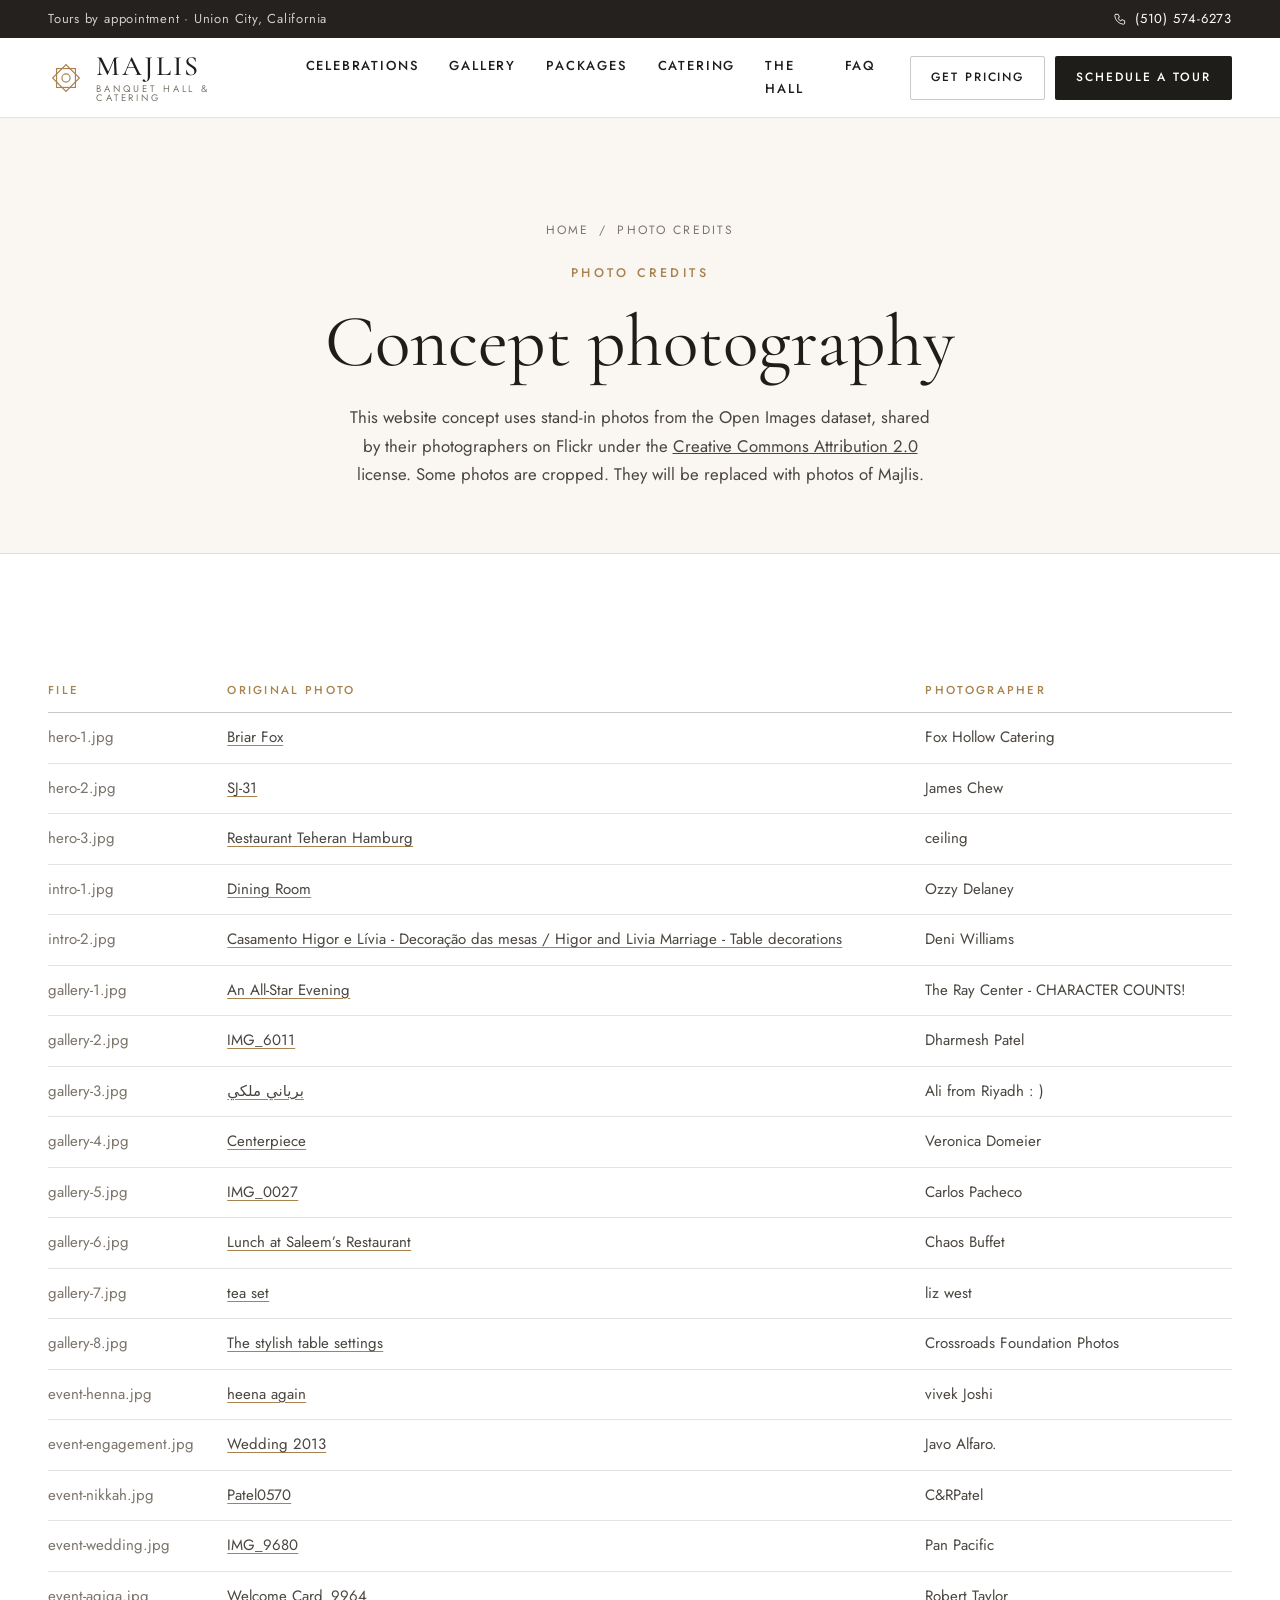
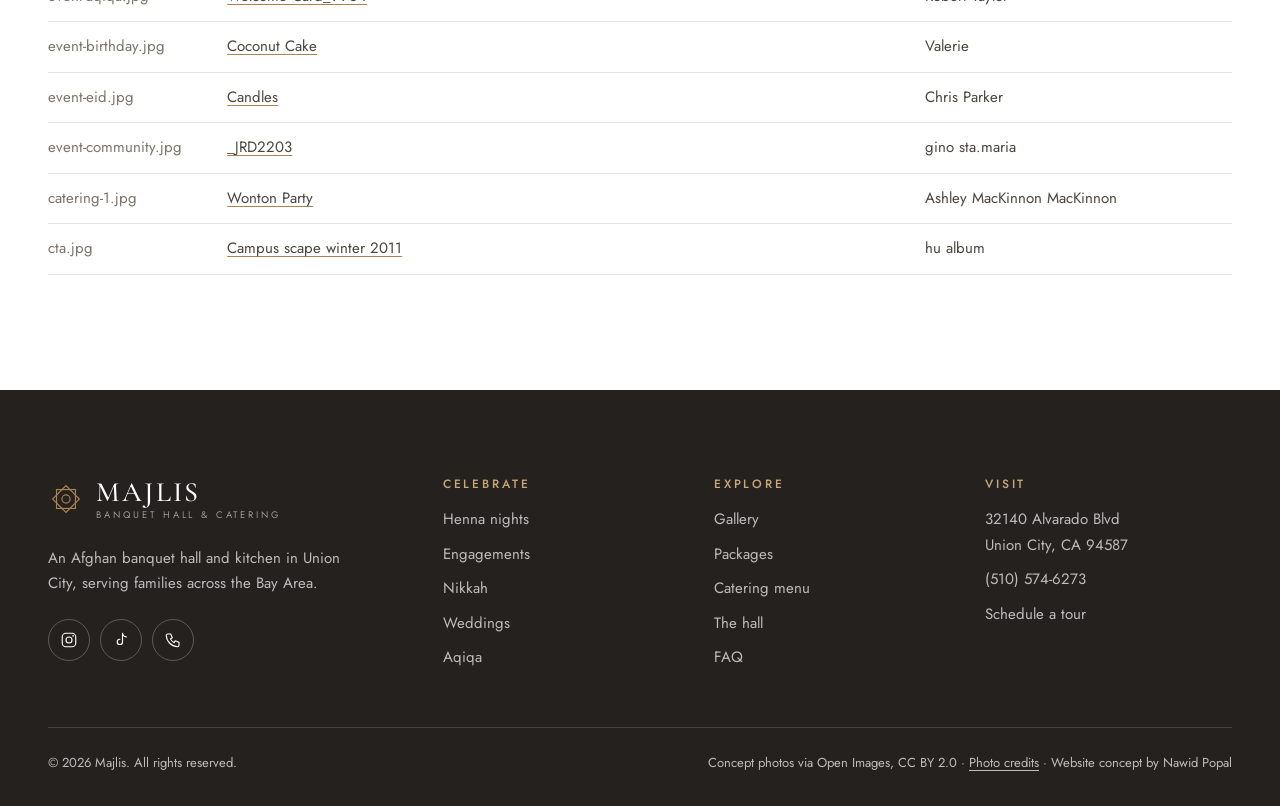
<file: credits.html>
<!doctype html>
<html lang="en" class="no-js">
<head>
  <meta charset="utf-8">
  <meta name="viewport" content="width=device-width, initial-scale=1, viewport-fit=cover">
  <title>Photo Credits | Majlis</title>
  <meta name="description" content="Credits for the concept photography used on the Majlis website.">
  <meta name="theme-color" content="#ffffff">
  <link rel="icon" href="assets/img/favicon.svg" type="image/svg+xml">
  <link rel="apple-touch-icon" href="assets/img/apple-touch-icon.png">
  <meta property="og:type" content="website">
  <meta property="og:title" content="Photo Credits | Majlis">
  <meta property="og:description" content="Credits for the concept photography used on the Majlis website.">
  <meta property="og:image" content="https://nawidpopal47.github.io/Nawid-popal/assets/img/og.png">
  <meta name="twitter:card" content="summary_large_image">
  <link rel="preconnect" href="https://fonts.googleapis.com">
  <link rel="preconnect" href="https://fonts.gstatic.com" crossorigin>
  <link href="https://fonts.googleapis.com/css2?family=Amiri:wght@400;700&family=Cormorant+Garamond:ital,wght@0,400;0,500;0,600;1,400;1,500&family=Jost:wght@300;400;500;600&display=swap" rel="stylesheet">
  <link rel="stylesheet" href="assets/css/styles.css">
  <script>document.documentElement.classList.remove('no-js');</script>
</head>
<body data-page="credits">
  <a class="skip-link" href="#main">Skip to content</a>

  <svg width="0" height="0" style="position:absolute" aria-hidden="true">
    <defs>
      <symbol id="logo" viewBox="0 0 40 40"><g fill="none" stroke="currentColor" stroke-width="1.3"><rect x="9.5" y="9.5" width="21" height="21"/><rect x="9.5" y="9.5" width="21" height="21" transform="rotate(45 20 20)"/><circle cx="20" cy="20" r="4.5"/></g></symbol>
      <symbol id="i-arrow" viewBox="0 0 24 24"><path d="M5 12h14M13 6l6 6-6 6"/></symbol>
      <symbol id="i-phone" viewBox="0 0 24 24"><path d="M5 4h4l2 5-2.5 1.5a11 11 0 0 0 5 5L15 13l5 2v4a2 2 0 0 1-2 2A16 16 0 0 1 3 6a2 2 0 0 1 2-2"/></symbol>
      <symbol id="i-calendar" viewBox="0 0 24 24"><rect x="3" y="5" width="18" height="16" rx="2"/><path d="M16 3v4M8 3v4M3 10h18"/></symbol>
      <symbol id="i-pin" viewBox="0 0 24 24"><path d="M12 21s-7-6.2-7-12a7 7 0 0 1 14 0c0 5.8-7 12-7 12z"/><circle cx="12" cy="9" r="2.5"/></symbol>
      <symbol id="i-users" viewBox="0 0 24 24"><circle cx="9" cy="8" r="3.2"/><path d="M3 20c0-3.3 2.7-6 6-6s6 2.7 6 6"/><circle cx="17" cy="9" r="2.4"/><path d="M15.6 14.3A5 5 0 0 1 21 19"/></symbol>
      <symbol id="i-check" viewBox="0 0 24 24"><path d="M5 12.5l4.5 4.5L19 7.5"/></symbol>
      <symbol id="i-plus" viewBox="0 0 24 24"><path d="M12 5v14M5 12h14"/></symbol>
      <symbol id="i-clock" viewBox="0 0 24 24"><circle cx="12" cy="12" r="9"/><path d="M12 7v5l3 2"/></symbol>
      <symbol id="i-chat" viewBox="0 0 24 24"><path d="M4 5h16v11H9l-5 4z"/></symbol>
      <symbol id="i-instagram" viewBox="0 0 24 24"><rect x="3" y="3" width="18" height="18" rx="5"/><circle cx="12" cy="12" r="4"/><circle cx="17.5" cy="6.5" r="1.1" fill="currentColor" stroke="none"/></symbol>
      <symbol id="i-tiktok" viewBox="0 0 24 24"><path d="M14 3v11.5a3.5 3.5 0 1 1-3.5-3.5"/><path d="M14 3c.5 2.8 2.4 4.6 5 4.8"/></symbol>
      <symbol id="i-henna" viewBox="0 0 24 24"><path d="M3 15h18"/><path d="M5 15c.5 3 3.4 5 7 5s6.5-2 7-5"/><path d="M8 15v-4M12 15v-5M16 15v-4"/><path d="M8 8.5c-.9-.8-.9-1.8 0-3 .9 1.2.9 2.2 0 3zM12 7.5c-.9-.8-.9-1.8 0-3 .9 1.2.9 2.2 0 3zM16 8.5c-.9-.8-.9-1.8 0-3 .9 1.2.9 2.2 0 3z"/></symbol>
      <symbol id="i-rings" viewBox="0 0 24 24"><circle cx="9" cy="14" r="5"/><circle cx="15" cy="14" r="5"/><path d="M13.5 6.5L15 4.5l1.5 2L15 8z"/></symbol>
      <symbol id="i-crescent" viewBox="0 0 24 24"><path d="M15.5 4.2A8.5 8.5 0 1 0 20 16.5a7 7 0 0 1-4.5-12.3z"/><path d="M17.5 7.5l.6 1.4 1.4.6-1.4.6-.6 1.4-.6-1.4-1.4-.6 1.4-.6z"/></symbol>
      <symbol id="i-arch" viewBox="0 0 24 24"><path d="M5 21V11a7 7 0 0 1 14 0v10"/><path d="M3 21h18"/><path d="M9.5 21v-5.5a2.5 2.5 0 0 1 5 0V21"/></symbol>
      <symbol id="i-cradle" viewBox="0 0 24 24"><path d="M4 11h16a8 8 0 0 1-16 0z"/><path d="M8 11V8a4 4 0 0 1 4-4"/><path d="M7 18.5l-2 2.5M17 18.5l2 2.5"/></symbol>
      <symbol id="i-cake" viewBox="0 0 24 24"><path d="M4 21h16M5 21v-7h14v7"/><path d="M5 17.5c1.2 1 2.3 1 3.5 0s2.3-1 3.5 0 2.3 1 3.5 0 2.3-1 3.5 0"/><path d="M12 14v-3"/><path d="M12 8.5c-.9-.8-.9-1.8 0-3 .9 1.2.9 2.2 0 3z"/></symbol>
      <symbol id="i-lantern" viewBox="0 0 24 24"><path d="M12 2v2M9.5 4h5"/><path d="M8 7h8l1.5 5L16 18H8l-1.5-6z"/><path d="M6.5 12h11"/><path d="M10 21h4M12 18v3"/></symbol>
      <symbol id="i-people" viewBox="0 0 24 24"><circle cx="12" cy="7" r="3"/><circle cx="5" cy="10" r="2.2"/><circle cx="19" cy="10" r="2.2"/><path d="M7 20c0-2.8 2.2-5 5-5s5 2.2 5 5"/><path d="M2 19c0-2 1.3-3.6 3-4M22 19c0-2-1.3-3.6-3-4"/></symbol>
      <symbol id="i-pot" viewBox="0 0 24 24"><path d="M4 11h16v3a7 7 0 0 1-7 7h-2a7 7 0 0 1-7-7z"/><path d="M2 11h20"/><path d="M9 8c0-1.5 1-1.5 1-3M14 8c0-1.5 1-1.5 1-3"/></symbol>
      <symbol id="i-access" viewBox="0 0 24 24"><circle cx="12" cy="4.5" r="1.8"/><path d="M6 8.5l6 1.2 6-1.2M12 9.7V14l-3 6.5M12 14l3 6.5"/></symbol>
      <symbol id="i-wifi" viewBox="0 0 24 24"><path d="M2.5 9a14 14 0 0 1 19 0M5.5 12.5a9.5 9.5 0 0 1 13 0M8.5 16a5 5 0 0 1 7 0"/><circle cx="12" cy="19.5" r="1.1" fill="currentColor" stroke="none"/></symbol>
      <symbol id="i-sparkle" viewBox="0 0 24 24"><path d="M12 3l1.8 5.2L19 10l-5.2 1.8L12 17l-1.8-5.2L5 10l5.2-1.8z"/><path d="M19 16l.7 1.8 1.8.7-1.8.7L19 21l-.7-1.8-1.8-.7 1.8-.7z"/></symbol>
      <symbol id="i-info" viewBox="0 0 24 24"><circle cx="12" cy="12" r="9"/><path d="M12 11v5M12 8h.01"/></symbol>
      <symbol id="i-nav" viewBox="0 0 24 24"><path d="M3 11l18-8-8 18-2-8z"/></symbol>
      <symbol id="i-camera" viewBox="0 0 24 24"><path d="M4 8h3l2-3h6l2 3h3v11H4z"/><circle cx="12" cy="13" r="3.5"/></symbol>
      <symbol id="i-chev-l" viewBox="0 0 24 24"><path d="M15 5l-7 7 7 7"/></symbol>
      <symbol id="i-chev-r" viewBox="0 0 24 24"><path d="M9 5l7 7-7 7"/></symbol>
      <symbol id="i-close" viewBox="0 0 24 24"><path d="M6 6l12 12M18 6L6 18"/></symbol>
      <symbol id="i-grid" viewBox="0 0 24 24"><rect x="3.5" y="3.5" width="7" height="7"/><rect x="13.5" y="3.5" width="7" height="7"/><rect x="3.5" y="13.5" width="7" height="7"/><rect x="13.5" y="13.5" width="7" height="7"/></symbol>
      <symbol id="i-music" viewBox="0 0 24 24"><path d="M9 18V5l11-2v13"/><circle cx="6.5" cy="18" r="2.5"/><circle cx="17.5" cy="16" r="2.5"/></symbol>
      <symbol id="i-table" viewBox="0 0 24 24"><path d="M3 8h18l-2 4H5z"/><path d="M6 12v8M18 12v8"/></symbol>
      <symbol id="i-utensils" viewBox="0 0 24 24"><path d="M7 3v8M5 3v5a2 2 0 0 0 4 0V3M7 11v10"/><path d="M17 3c-2 0-3 2-3 5s1 4 3 4v9"/></symbol>
    </defs>
  </svg>

  <div class="utility-bar">
    <div class="container utility-inner">
      <span>Tours by appointment · Union City, California</span>
      <a href="tel:+15105746273"><svg class="ic"><use href="#i-phone"/></svg>(510) 574-6273</a>
    </div>
  </div>

  <header class="site-header">
    <div class="container header-inner">
      <a class="brand" href="index.html" aria-label="Majlis home">
        <svg class="brand-mark" aria-hidden="true"><use href="#logo"/></svg>
        <span class="brand-word"><strong>Majlis</strong><small>Banquet Hall &amp; Catering</small></span>
      </a>
      <nav class="nav" aria-label="Primary">
        <ul>
          <li><a href="index.html#celebrations">Celebrations</a></li>
          <li><a href="index.html#gallery">Gallery</a></li>
          <li><a href="index.html#packages">Packages</a></li>
          <li><a href="menu.html">Catering</a></li>
          <li><a href="index.html#spaces">The Hall</a></li>
          <li><a href="index.html#faq">FAQ</a></li>
        </ul>
      </nav>
      <div class="header-actions">
        <a class="btn btn-outline btn-sm hide-sm" href="plan.html">Get Pricing</a>
        <a class="btn btn-primary btn-sm" href="plan.html?tour=1" data-tour>Schedule a Tour</a>
        <button class="menu-toggle" type="button" aria-expanded="false" aria-controls="mobile-menu" aria-label="Open menu"><span></span></button>
      </div>
    </div>
  </header>

  <div class="mobile-menu" id="mobile-menu" aria-hidden="true">
    <ul>
      <li><a href="index.html#celebrations">Celebrations</a></li>
      <li><a href="index.html#gallery">Gallery</a></li>
      <li><a href="index.html#packages">Packages</a></li>
      <li><a href="menu.html">Catering menu</a></li>
      <li><a href="index.html#spaces">The Hall</a></li>
      <li><a href="index.html#faq">FAQ</a></li>
      <li><a href="index.html#visit">Visit</a></li>
    </ul>
    <div class="mobile-menu-foot">
      <a class="btn btn-primary btn-block" href="plan.html?tour=1" data-tour>Schedule a Tour</a>
      <a class="btn btn-outline btn-block" href="plan.html">Get Pricing</a>
      <p>32140 Alvarado Blvd, Union City, CA 94587<br><a href="tel:+15105746273">(510) 574-6273</a></p>
    </div>
  </div>

  <main id="main">
    <section class="page-head" aria-labelledby="credits-title">
      <div class="container">
        <nav class="breadcrumbs" aria-label="Breadcrumb"><a href="index.html">Home</a><span aria-hidden="true">/</span><span>Photo credits</span></nav>
        <p class="eyebrow">Photo credits</p>
        <h1 id="credits-title">Concept photography</h1>
        <p class="lede">This website concept uses stand-in photos from the Open Images dataset, shared by their photographers on Flickr under the <a href="https://creativecommons.org/licenses/by/2.0/" target="_blank" rel="noopener">Creative Commons Attribution 2.0</a> license. Some photos are cropped. They will be replaced with photos of Majlis.</p>
      </div>
    </section>
    <section class="section">
      <div class="container credits-table-wrap">
        <table class="credits-table">
          <thead><tr><th>File</th><th>Original photo</th><th>Photographer</th></tr></thead>
          <tbody>
          <tr><td>hero-1.jpg</td><td><a href="https://www.flickr.com/photos/foxhollowcatering/4286250988" target="_blank" rel="noopener">Briar Fox</a></td><td>Fox Hollow Catering</td></tr>
          <tr><td>hero-2.jpg</td><td><a href="https://www.flickr.com/photos/jameschew/9527141795" target="_blank" rel="noopener">SJ-31</a></td><td>James Chew</td></tr>
          <tr><td>hero-3.jpg</td><td><a href="https://www.flickr.com/photos/ceiling/14454805852" target="_blank" rel="noopener">Restaurant Teheran Hamburg</a></td><td>ceiling</td></tr>
          <tr><td>intro-1.jpg</td><td><a href="https://www.flickr.com/photos/24931020@N02/18563180434" target="_blank" rel="noopener">Dining Room</a></td><td>Ozzy Delaney</td></tr>
          <tr><td>intro-2.jpg</td><td><a href="https://www.flickr.com/photos/deniwlp84/9494014441" target="_blank" rel="noopener">Casamento Higor e Lívia - Decoração das mesas / Higor and Livia Marriage - Table decorations</a></td><td>Deni Williams</td></tr>
          <tr><td>gallery-1.jpg</td><td><a href="https://www.flickr.com/photos/theraycenter/7172153226" target="_blank" rel="noopener">An All-Star Evening</a></td><td>The Ray Center  - CHARACTER COUNTS!</td></tr>
          <tr><td>gallery-2.jpg</td><td><a href="https://www.flickr.com/photos/premii/9012388325" target="_blank" rel="noopener">IMG_6011</a></td><td>Dharmesh Patel</td></tr>
          <tr><td>gallery-3.jpg</td><td><a href="https://www.flickr.com/photos/rainsong/4685095765" target="_blank" rel="noopener">برياني ملكي</a></td><td>Ali from Riyadh : )</td></tr>
          <tr><td>gallery-4.jpg</td><td><a href="https://www.flickr.com/photos/ronica/5013013040" target="_blank" rel="noopener">Centerpiece</a></td><td>Veronica Domeier</td></tr>
          <tr><td>gallery-5.jpg</td><td><a href="https://www.flickr.com/photos/carlos-pacheco/17316547385" target="_blank" rel="noopener">IMG_0027</a></td><td>Carlos Pacheco</td></tr>
          <tr><td>gallery-6.jpg</td><td><a href="https://www.flickr.com/photos/60132057@N06/5505526497" target="_blank" rel="noopener">Lunch at Saleem’s Restaurant</a></td><td>Chaos Buffet</td></tr>
          <tr><td>gallery-7.jpg</td><td><a href="https://www.flickr.com/photos/calliope/8564349699" target="_blank" rel="noopener">tea set</a></td><td>liz west</td></tr>
          <tr><td>gallery-8.jpg</td><td><a href="https://www.flickr.com/photos/crossroads_foundation/5820627058" target="_blank" rel="noopener">The stylish table settings</a></td><td>Crossroads Foundation Photos</td></tr>
          <tr><td>event-henna.jpg</td><td><a href="https://www.flickr.com/photos/vijo/2969456756" target="_blank" rel="noopener">heena again</a></td><td>vivek Joshi</td></tr>
          <tr><td>event-engagement.jpg</td><td><a href="https://www.flickr.com/photos/javoalfaro2/9071769785/" target="_blank" rel="noopener">Wedding 2013</a></td><td>Javo Alfaro.</td></tr>
          <tr><td>event-nikkah.jpg</td><td><a href="https://www.flickr.com/photos/85134620@N03/7876249072" target="_blank" rel="noopener">Patel0570</a></td><td>C&amp;RPatel</td></tr>
          <tr><td>event-wedding.jpg</td><td><a href="https://www.flickr.com/photos/panpacificvancouver/5756333356" target="_blank" rel="noopener">IMG_9680</a></td><td>Pan Pacific</td></tr>
          <tr><td>event-aqiqa.jpg</td><td><a href="https://www.flickr.com/photos/bobolink/14936365179" target="_blank" rel="noopener">Welcome Card_9964</a></td><td>Robert Taylor</td></tr>
          <tr><td>event-birthday.jpg</td><td><a href="https://www.flickr.com/photos/veryval/6183637201" target="_blank" rel="noopener">Coconut Cake</a></td><td>Valerie</td></tr>
          <tr><td>event-eid.jpg</td><td><a href="https://www.flickr.com/photos/seenbychris/11226380973" target="_blank" rel="noopener">Candles</a></td><td>Chris Parker</td></tr>
          <tr><td>event-community.jpg</td><td><a href="https://www.flickr.com/photos/ginostamaria/5383584952" target="_blank" rel="noopener">_JRD2203</a></td><td>gino sta.maria</td></tr>
          <tr><td>catering-1.jpg</td><td><a href="https://www.flickr.com/photos/ashleymackinnon/16504140043" target="_blank" rel="noopener">Wonton Party</a></td><td>Ashley MacKinnon MacKinnon</td></tr>
          <tr><td>cta.jpg</td><td><a href="https://www.flickr.com/photos/hualbum2012/9031764499" target="_blank" rel="noopener">Campus scape winter 2011</a></td><td>hu album</td></tr>
          </tbody>
        </table>
      </div>
    </section>
  </main>

  <footer class="site-footer">
    <div class="container">
      <div class="footer-grid">
        <div class="footer-about">
          <a class="brand" href="index.html" aria-label="Majlis home">
            <svg class="brand-mark" aria-hidden="true"><use href="#logo"/></svg>
            <span class="brand-word"><strong>Majlis</strong><small>Banquet Hall &amp; Catering</small></span>
          </a>
          <p>An Afghan banquet hall and kitchen in Union City, serving families across the Bay Area.</p>
          <div class="socials">
            <a href="https://www.instagram.com/majlisuc/" target="_blank" rel="noopener" aria-label="Majlis on Instagram"><svg class="ic"><use href="#i-instagram"/></svg></a>
            <a href="https://www.tiktok.com/@majlisuc" target="_blank" rel="noopener" aria-label="Majlis on TikTok"><svg class="ic"><use href="#i-tiktok"/></svg></a>
            <a href="tel:+15105746273" aria-label="Call Majlis"><svg class="ic"><use href="#i-phone"/></svg></a>
          </div>
        </div>
        <div>
          <h4>Celebrate</h4>
          <ul>
            <li><a href="plan.html?type=henna">Henna nights</a></li>
            <li><a href="plan.html?type=engagement">Engagements</a></li>
            <li><a href="plan.html?type=nikkah">Nikkah</a></li>
            <li><a href="plan.html?type=wedding">Weddings</a></li>
            <li><a href="plan.html?type=aqiqa">Aqiqa</a></li>
          </ul>
        </div>
        <div>
          <h4>Explore</h4>
          <ul>
            <li><a href="index.html#gallery">Gallery</a></li>
            <li><a href="index.html#packages">Packages</a></li>
            <li><a href="menu.html">Catering menu</a></li>
            <li><a href="index.html#spaces">The hall</a></li>
            <li><a href="index.html#faq">FAQ</a></li>
          </ul>
        </div>
        <div>
          <h4>Visit</h4>
          <ul>
            <li>32140 Alvarado Blvd<br>Union City, CA 94587</li>
            <li><a href="tel:+15105746273">(510) 574-6273</a></li>
            <li><a href="plan.html?tour=1" data-tour>Schedule a tour</a></li>
          </ul>
        </div>
      </div>
      <div class="footer-bottom">
        <span>© <span data-year>2026</span> Majlis. All rights reserved.</span>
        <span>Concept photos via Open Images, CC BY 2.0 · <a href="credits.html">Photo credits</a> · Website concept by Nawid Popal</span>
      </div>
    </div>
  </footer>

  <nav class="action-bar" aria-label="Quick actions">
    <a href="plan.html">Get Pricing</a>
    <a class="primary" href="plan.html?tour=1" data-tour>Schedule a Tour</a>
  </nav>

  <!-- Tour dialog -->
  <dialog class="sheet" id="tour-dialog" aria-labelledby="tour-title">
    <form method="dialog" class="sheet-inner" id="tour-form" novalidate>
      <div class="sheet-head">
        <div>
          <p class="eyebrow">Schedule a tour</p>
          <h2 id="tour-title">Come see the hall</h2>
        </div>
        <button type="button" class="round-btn" data-close aria-label="Close"><svg class="ic"><use href="#i-close"/></svg></button>
      </div>
      <div class="tour-step" id="tour-pick">
        <p class="field-legend">Pick a day</p>
        <div class="day-chips" id="tour-days" role="radiogroup" aria-label="Tour day"></div>
        <p class="field-legend">Pick a time</p>
        <div class="time-chips" id="tour-times" role="radiogroup" aria-label="Tour time"></div>
        <div class="field-row">
          <div class="field"><label for="tour-name">Name</label><input id="tour-name" name="name" autocomplete="name"><span class="error">Please enter your name.</span></div>
          <div class="field"><label for="tour-phone">Phone</label><input id="tour-phone" name="phone" type="tel" autocomplete="tel" inputmode="tel"><span class="error">Please enter a phone number.</span></div>
        </div>
        <div class="field"><label for="tour-occasion">Occasion <span class="opt">(optional)</span></label>
          <select id="tour-occasion" name="occasion">
            <option value="">Not sure yet</option>
            <option>Henna night</option><option>Engagement</option><option>Nikkah</option><option>Wedding reception</option>
            <option>Aqiqa / baby shower</option><option>Birthday / graduation</option><option>Eid / holiday</option><option>Community / corporate</option>
          </select>
        </div>
        <p class="step-error" role="alert"></p>
        <button type="submit" class="btn btn-primary btn-block" id="tour-submit">Request this time</button>
        <p class="sheet-note">We'll text to confirm. Prefer to call? <a href="tel:+15105746273">(510) 574-6273</a></p>
      </div>
      <div class="tour-step tour-done" id="tour-done" hidden>
        <span class="done-icon"><svg class="ic"><use href="#i-check"/></svg></span>
        <h3>Tour requested</h3>
        <p id="tour-summary"></p>
        <p class="sheet-note">We'll text you to confirm the time. Bring the family.</p>
        <button type="button" class="btn btn-outline btn-block" data-close>Done</button>
      </div>
    </form>
  </dialog>

  <script src="assets/js/main.js" defer></script>
</body>
</html>
</file>
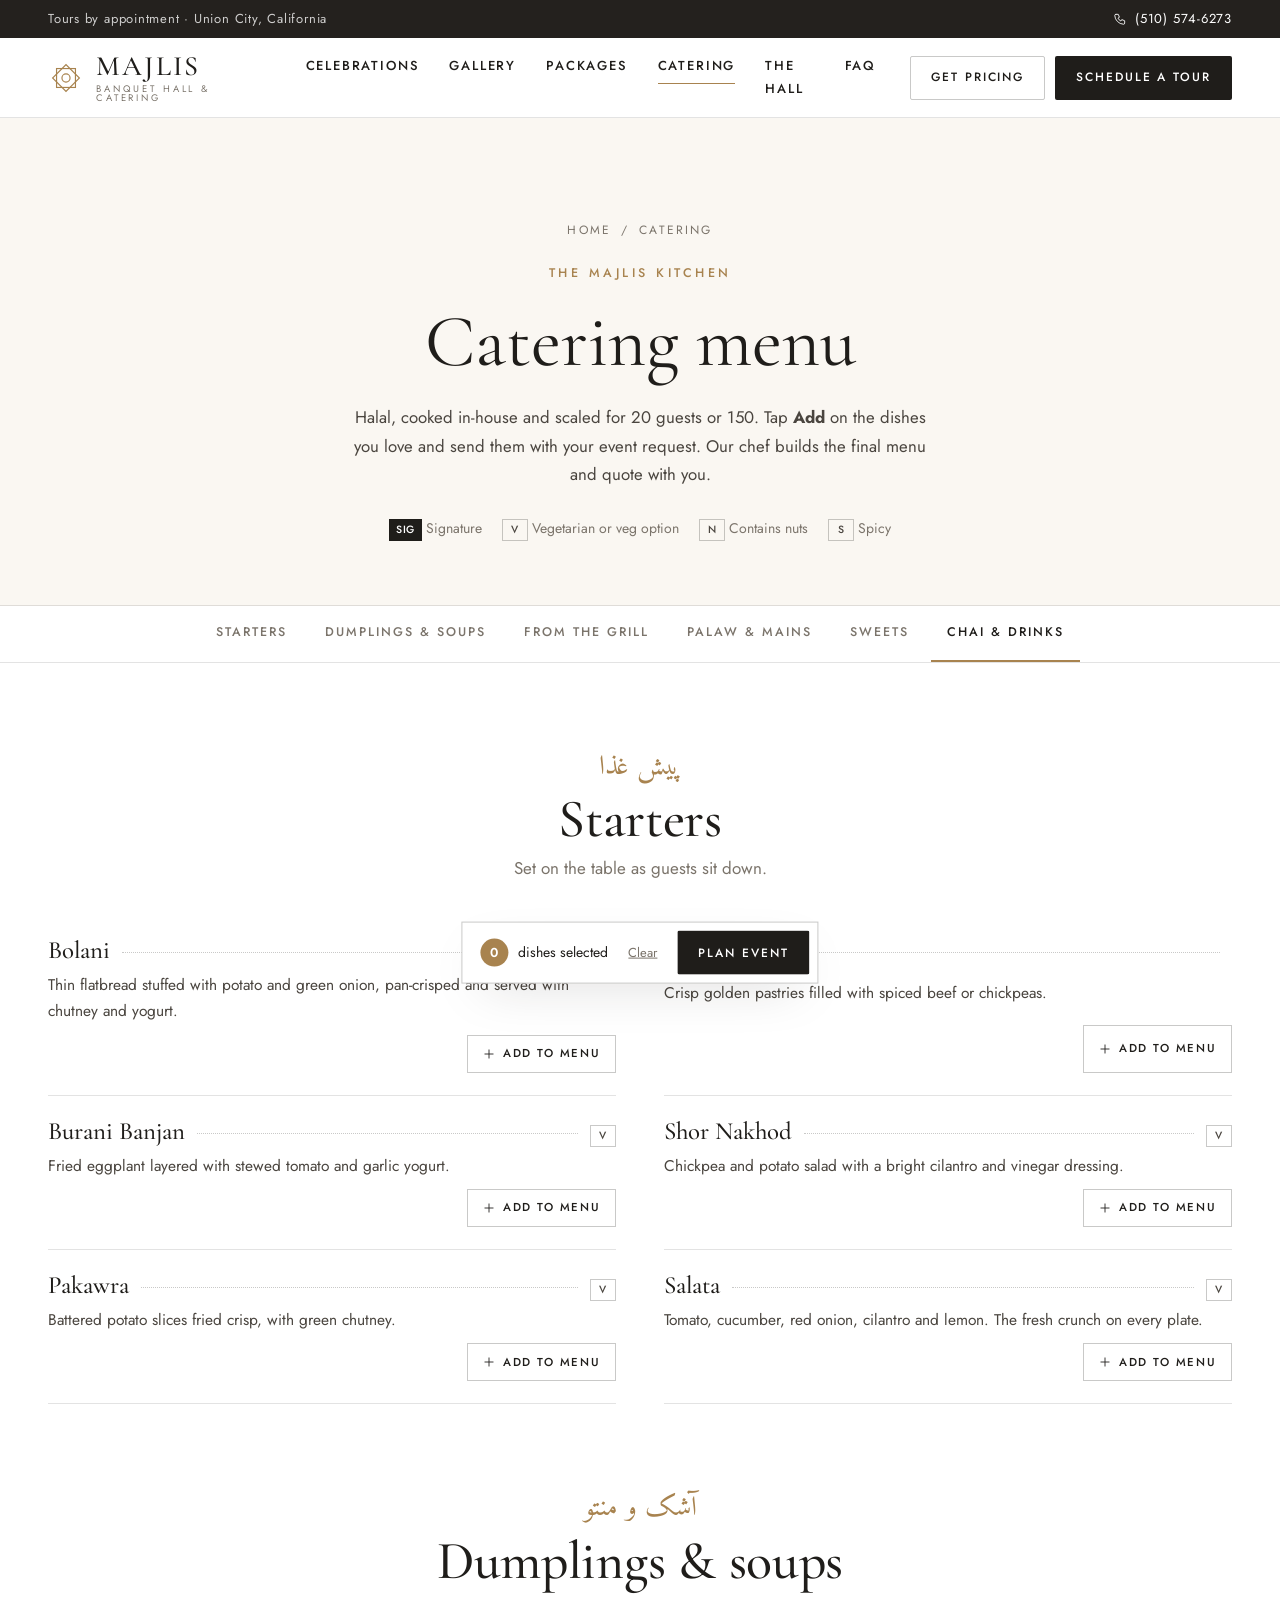
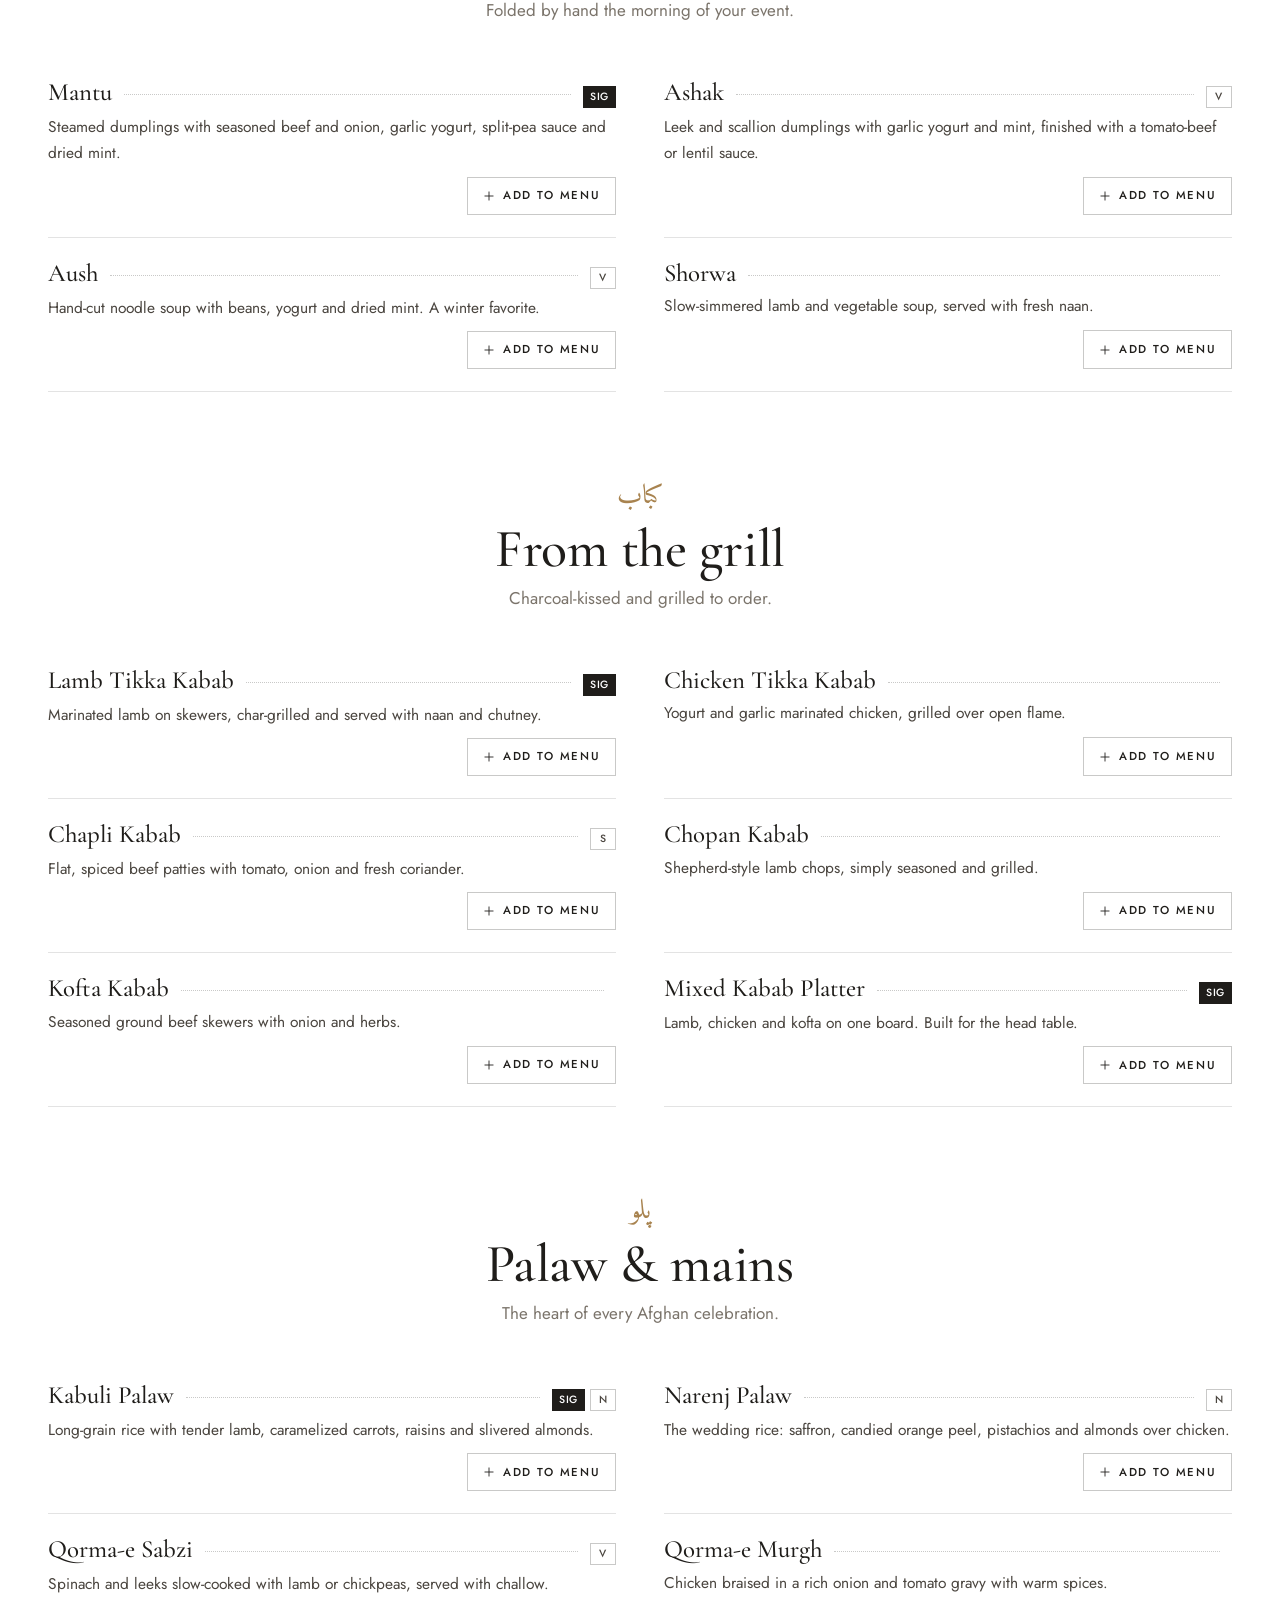
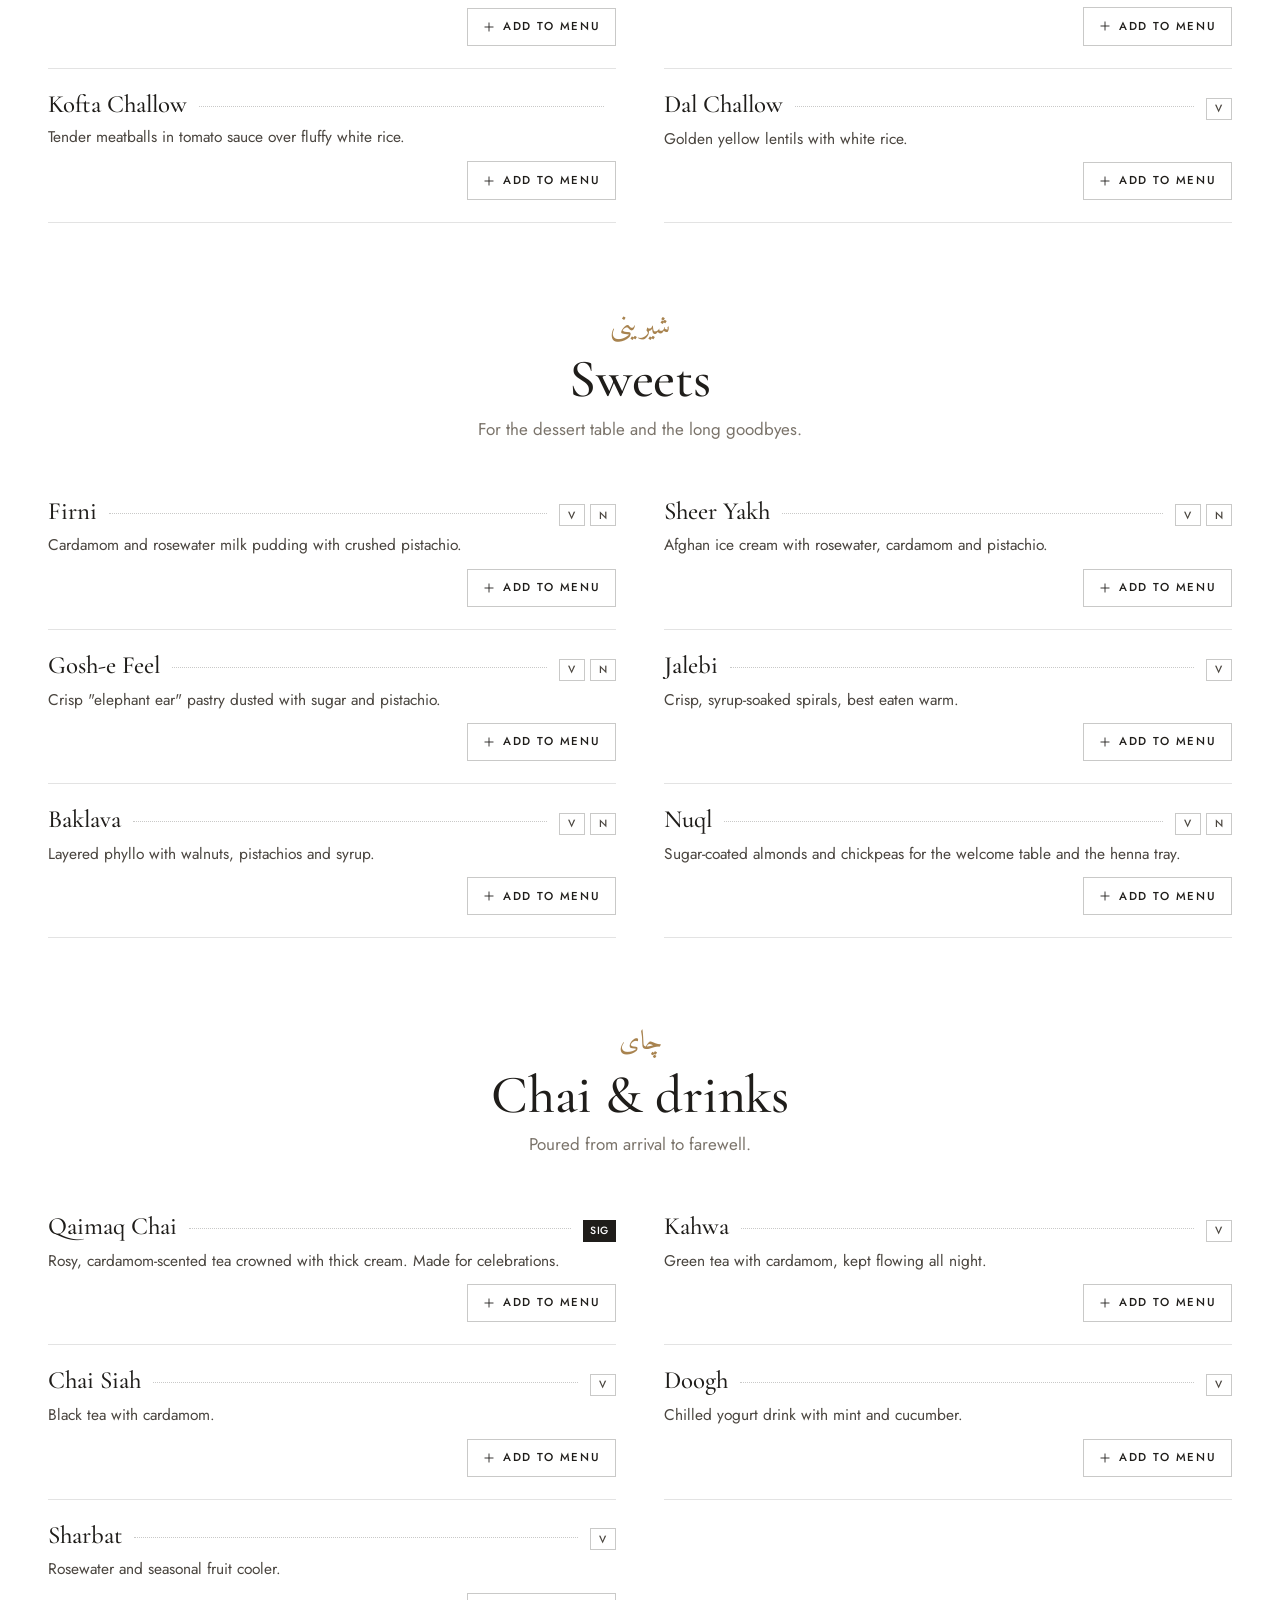
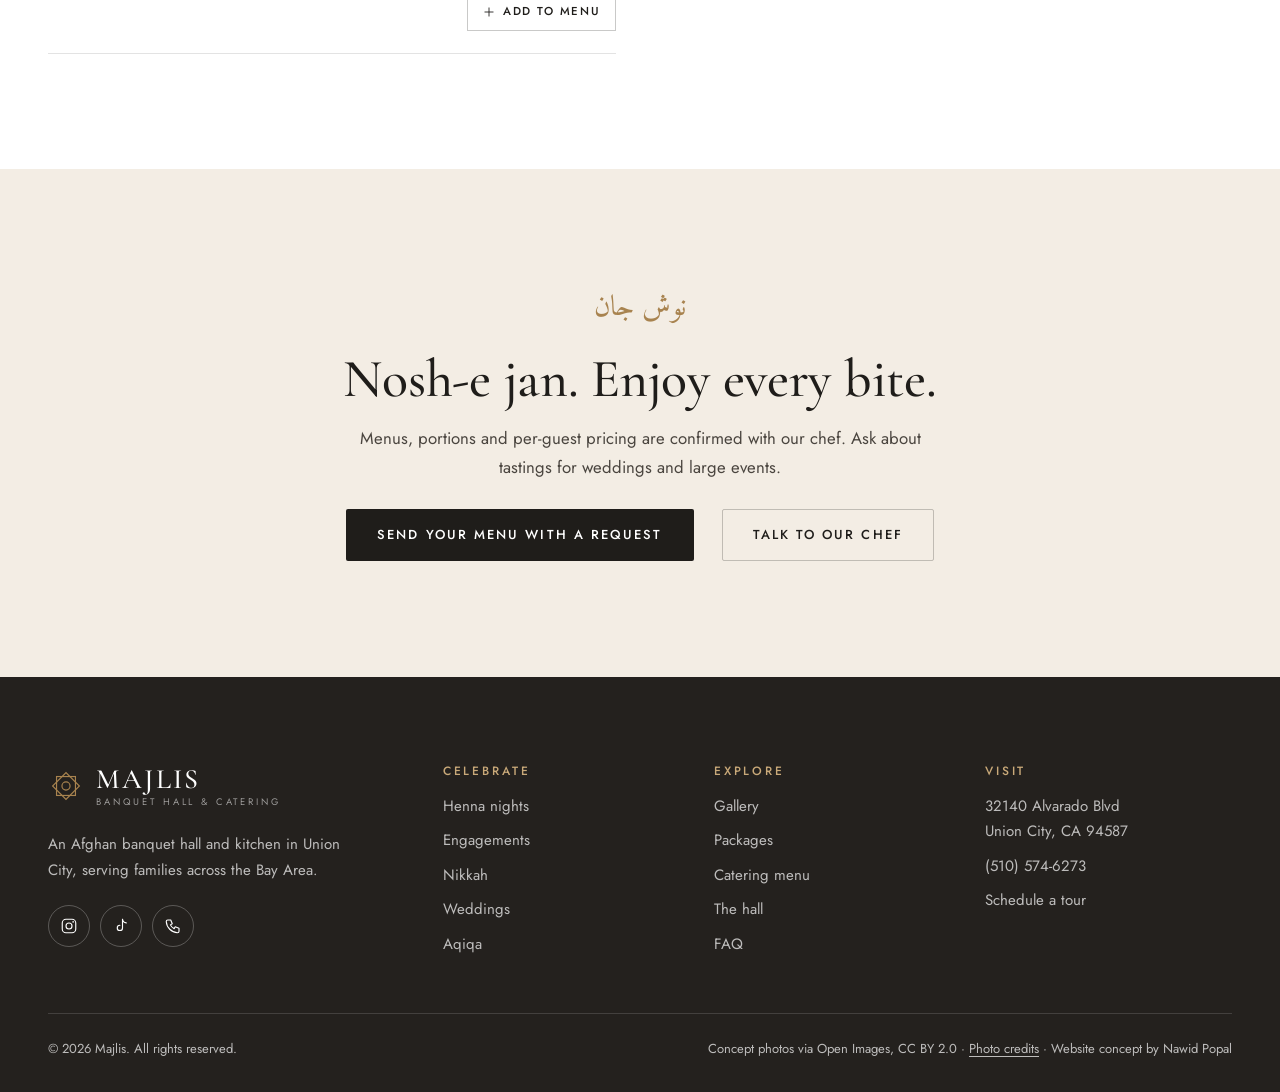
<file: menu.html>
<!doctype html>
<html lang="en" class="no-js">
<head>
  <meta charset="utf-8">
  <meta name="viewport" content="width=device-width, initial-scale=1, viewport-fit=cover">
  <title>Catering Menu | Majlis Afghan Banquet Hall, Union City</title>
  <meta name="description" content="Halal Afghan catering menu: Kabuli palaw, mantu, kababs, bolani, firni and qaimaq chai. Build your event menu and send it with your request.">
  <meta name="theme-color" content="#ffffff">
  <link rel="icon" href="assets/img/favicon.svg" type="image/svg+xml">
  <link rel="apple-touch-icon" href="assets/img/apple-touch-icon.png">
  <meta property="og:type" content="website">
  <meta property="og:title" content="Catering Menu | Majlis Afghan Banquet Hall, Union City">
  <meta property="og:description" content="Halal Afghan catering menu: Kabuli palaw, mantu, kababs, bolani, firni and qaimaq chai. Build your event menu and send it with your request.">
  <meta property="og:image" content="https://nawidpopal47.github.io/Nawid-popal/assets/img/og.png">
  <meta name="twitter:card" content="summary_large_image">
  <link rel="preconnect" href="https://fonts.googleapis.com">
  <link rel="preconnect" href="https://fonts.gstatic.com" crossorigin>
  <link href="https://fonts.googleapis.com/css2?family=Amiri:wght@400;700&family=Cormorant+Garamond:ital,wght@0,400;0,500;0,600;1,400;1,500&family=Jost:wght@300;400;500;600&display=swap" rel="stylesheet">
  <link rel="stylesheet" href="assets/css/styles.css">
  <script>document.documentElement.classList.remove('no-js');</script>
</head>
<body data-page="menu">
  <a class="skip-link" href="#main">Skip to content</a>

  <svg width="0" height="0" style="position:absolute" aria-hidden="true">
    <defs>
      <symbol id="logo" viewBox="0 0 40 40"><g fill="none" stroke="currentColor" stroke-width="1.3"><rect x="9.5" y="9.5" width="21" height="21"/><rect x="9.5" y="9.5" width="21" height="21" transform="rotate(45 20 20)"/><circle cx="20" cy="20" r="4.5"/></g></symbol>
      <symbol id="i-arrow" viewBox="0 0 24 24"><path d="M5 12h14M13 6l6 6-6 6"/></symbol>
      <symbol id="i-phone" viewBox="0 0 24 24"><path d="M5 4h4l2 5-2.5 1.5a11 11 0 0 0 5 5L15 13l5 2v4a2 2 0 0 1-2 2A16 16 0 0 1 3 6a2 2 0 0 1 2-2"/></symbol>
      <symbol id="i-calendar" viewBox="0 0 24 24"><rect x="3" y="5" width="18" height="16" rx="2"/><path d="M16 3v4M8 3v4M3 10h18"/></symbol>
      <symbol id="i-pin" viewBox="0 0 24 24"><path d="M12 21s-7-6.2-7-12a7 7 0 0 1 14 0c0 5.8-7 12-7 12z"/><circle cx="12" cy="9" r="2.5"/></symbol>
      <symbol id="i-users" viewBox="0 0 24 24"><circle cx="9" cy="8" r="3.2"/><path d="M3 20c0-3.3 2.7-6 6-6s6 2.7 6 6"/><circle cx="17" cy="9" r="2.4"/><path d="M15.6 14.3A5 5 0 0 1 21 19"/></symbol>
      <symbol id="i-check" viewBox="0 0 24 24"><path d="M5 12.5l4.5 4.5L19 7.5"/></symbol>
      <symbol id="i-plus" viewBox="0 0 24 24"><path d="M12 5v14M5 12h14"/></symbol>
      <symbol id="i-clock" viewBox="0 0 24 24"><circle cx="12" cy="12" r="9"/><path d="M12 7v5l3 2"/></symbol>
      <symbol id="i-chat" viewBox="0 0 24 24"><path d="M4 5h16v11H9l-5 4z"/></symbol>
      <symbol id="i-instagram" viewBox="0 0 24 24"><rect x="3" y="3" width="18" height="18" rx="5"/><circle cx="12" cy="12" r="4"/><circle cx="17.5" cy="6.5" r="1.1" fill="currentColor" stroke="none"/></symbol>
      <symbol id="i-tiktok" viewBox="0 0 24 24"><path d="M14 3v11.5a3.5 3.5 0 1 1-3.5-3.5"/><path d="M14 3c.5 2.8 2.4 4.6 5 4.8"/></symbol>
      <symbol id="i-henna" viewBox="0 0 24 24"><path d="M3 15h18"/><path d="M5 15c.5 3 3.4 5 7 5s6.5-2 7-5"/><path d="M8 15v-4M12 15v-5M16 15v-4"/><path d="M8 8.5c-.9-.8-.9-1.8 0-3 .9 1.2.9 2.2 0 3zM12 7.5c-.9-.8-.9-1.8 0-3 .9 1.2.9 2.2 0 3zM16 8.5c-.9-.8-.9-1.8 0-3 .9 1.2.9 2.2 0 3z"/></symbol>
      <symbol id="i-rings" viewBox="0 0 24 24"><circle cx="9" cy="14" r="5"/><circle cx="15" cy="14" r="5"/><path d="M13.5 6.5L15 4.5l1.5 2L15 8z"/></symbol>
      <symbol id="i-crescent" viewBox="0 0 24 24"><path d="M15.5 4.2A8.5 8.5 0 1 0 20 16.5a7 7 0 0 1-4.5-12.3z"/><path d="M17.5 7.5l.6 1.4 1.4.6-1.4.6-.6 1.4-.6-1.4-1.4-.6 1.4-.6z"/></symbol>
      <symbol id="i-arch" viewBox="0 0 24 24"><path d="M5 21V11a7 7 0 0 1 14 0v10"/><path d="M3 21h18"/><path d="M9.5 21v-5.5a2.5 2.5 0 0 1 5 0V21"/></symbol>
      <symbol id="i-cradle" viewBox="0 0 24 24"><path d="M4 11h16a8 8 0 0 1-16 0z"/><path d="M8 11V8a4 4 0 0 1 4-4"/><path d="M7 18.5l-2 2.5M17 18.5l2 2.5"/></symbol>
      <symbol id="i-cake" viewBox="0 0 24 24"><path d="M4 21h16M5 21v-7h14v7"/><path d="M5 17.5c1.2 1 2.3 1 3.5 0s2.3-1 3.5 0 2.3 1 3.5 0 2.3-1 3.5 0"/><path d="M12 14v-3"/><path d="M12 8.5c-.9-.8-.9-1.8 0-3 .9 1.2.9 2.2 0 3z"/></symbol>
      <symbol id="i-lantern" viewBox="0 0 24 24"><path d="M12 2v2M9.5 4h5"/><path d="M8 7h8l1.5 5L16 18H8l-1.5-6z"/><path d="M6.5 12h11"/><path d="M10 21h4M12 18v3"/></symbol>
      <symbol id="i-people" viewBox="0 0 24 24"><circle cx="12" cy="7" r="3"/><circle cx="5" cy="10" r="2.2"/><circle cx="19" cy="10" r="2.2"/><path d="M7 20c0-2.8 2.2-5 5-5s5 2.2 5 5"/><path d="M2 19c0-2 1.3-3.6 3-4M22 19c0-2-1.3-3.6-3-4"/></symbol>
      <symbol id="i-pot" viewBox="0 0 24 24"><path d="M4 11h16v3a7 7 0 0 1-7 7h-2a7 7 0 0 1-7-7z"/><path d="M2 11h20"/><path d="M9 8c0-1.5 1-1.5 1-3M14 8c0-1.5 1-1.5 1-3"/></symbol>
      <symbol id="i-access" viewBox="0 0 24 24"><circle cx="12" cy="4.5" r="1.8"/><path d="M6 8.5l6 1.2 6-1.2M12 9.7V14l-3 6.5M12 14l3 6.5"/></symbol>
      <symbol id="i-wifi" viewBox="0 0 24 24"><path d="M2.5 9a14 14 0 0 1 19 0M5.5 12.5a9.5 9.5 0 0 1 13 0M8.5 16a5 5 0 0 1 7 0"/><circle cx="12" cy="19.5" r="1.1" fill="currentColor" stroke="none"/></symbol>
      <symbol id="i-sparkle" viewBox="0 0 24 24"><path d="M12 3l1.8 5.2L19 10l-5.2 1.8L12 17l-1.8-5.2L5 10l5.2-1.8z"/><path d="M19 16l.7 1.8 1.8.7-1.8.7L19 21l-.7-1.8-1.8-.7 1.8-.7z"/></symbol>
      <symbol id="i-info" viewBox="0 0 24 24"><circle cx="12" cy="12" r="9"/><path d="M12 11v5M12 8h.01"/></symbol>
      <symbol id="i-nav" viewBox="0 0 24 24"><path d="M3 11l18-8-8 18-2-8z"/></symbol>
      <symbol id="i-camera" viewBox="0 0 24 24"><path d="M4 8h3l2-3h6l2 3h3v11H4z"/><circle cx="12" cy="13" r="3.5"/></symbol>
      <symbol id="i-chev-l" viewBox="0 0 24 24"><path d="M15 5l-7 7 7 7"/></symbol>
      <symbol id="i-chev-r" viewBox="0 0 24 24"><path d="M9 5l7 7-7 7"/></symbol>
      <symbol id="i-close" viewBox="0 0 24 24"><path d="M6 6l12 12M18 6L6 18"/></symbol>
      <symbol id="i-grid" viewBox="0 0 24 24"><rect x="3.5" y="3.5" width="7" height="7"/><rect x="13.5" y="3.5" width="7" height="7"/><rect x="3.5" y="13.5" width="7" height="7"/><rect x="13.5" y="13.5" width="7" height="7"/></symbol>
      <symbol id="i-music" viewBox="0 0 24 24"><path d="M9 18V5l11-2v13"/><circle cx="6.5" cy="18" r="2.5"/><circle cx="17.5" cy="16" r="2.5"/></symbol>
      <symbol id="i-table" viewBox="0 0 24 24"><path d="M3 8h18l-2 4H5z"/><path d="M6 12v8M18 12v8"/></symbol>
      <symbol id="i-utensils" viewBox="0 0 24 24"><path d="M7 3v8M5 3v5a2 2 0 0 0 4 0V3M7 11v10"/><path d="M17 3c-2 0-3 2-3 5s1 4 3 4v9"/></symbol>
    </defs>
  </svg>

  <div class="utility-bar">
    <div class="container utility-inner">
      <span>Tours by appointment · Union City, California</span>
      <a href="tel:+15105746273"><svg class="ic"><use href="#i-phone"/></svg>(510) 574-6273</a>
    </div>
  </div>

  <header class="site-header">
    <div class="container header-inner">
      <a class="brand" href="index.html" aria-label="Majlis home">
        <svg class="brand-mark" aria-hidden="true"><use href="#logo"/></svg>
        <span class="brand-word"><strong>Majlis</strong><small>Banquet Hall &amp; Catering</small></span>
      </a>
      <nav class="nav" aria-label="Primary">
        <ul>
          <li><a href="index.html#celebrations">Celebrations</a></li>
          <li><a href="index.html#gallery">Gallery</a></li>
          <li><a href="index.html#packages">Packages</a></li>
          <li><a href="menu.html" aria-current="page">Catering</a></li>
          <li><a href="index.html#spaces">The Hall</a></li>
          <li><a href="index.html#faq">FAQ</a></li>
        </ul>
      </nav>
      <div class="header-actions">
        <a class="btn btn-outline btn-sm hide-sm" href="plan.html">Get Pricing</a>
        <a class="btn btn-primary btn-sm" href="plan.html?tour=1" data-tour>Schedule a Tour</a>
        <button class="menu-toggle" type="button" aria-expanded="false" aria-controls="mobile-menu" aria-label="Open menu"><span></span></button>
      </div>
    </div>
  </header>

  <div class="mobile-menu" id="mobile-menu" aria-hidden="true">
    <ul>
      <li><a href="index.html#celebrations">Celebrations</a></li>
      <li><a href="index.html#gallery">Gallery</a></li>
      <li><a href="index.html#packages">Packages</a></li>
      <li><a href="menu.html">Catering menu</a></li>
      <li><a href="index.html#spaces">The Hall</a></li>
      <li><a href="index.html#faq">FAQ</a></li>
      <li><a href="index.html#visit">Visit</a></li>
    </ul>
    <div class="mobile-menu-foot">
      <a class="btn btn-primary btn-block" href="plan.html?tour=1" data-tour>Schedule a Tour</a>
      <a class="btn btn-outline btn-block" href="plan.html">Get Pricing</a>
      <p>32140 Alvarado Blvd, Union City, CA 94587<br><a href="tel:+15105746273">(510) 574-6273</a></p>
    </div>
  </div>

  <main id="main">
    <section class="page-head" aria-labelledby="menu-title">
      <div class="container">
        <nav class="breadcrumbs" aria-label="Breadcrumb"><a href="index.html">Home</a><span aria-hidden="true">/</span><span>Catering</span></nav>
        <p class="eyebrow">The Majlis kitchen</p>
        <h1 id="menu-title">Catering menu</h1>
        <p class="lede">Halal, cooked in-house and scaled for 20 guests or 150. Tap <strong>Add</strong> on the dishes you love and send them with your event request. Our chef builds the final menu and quote with you.</p>
        <div class="diet-legend" id="build">
          <span><span class="diet"><abbr class="sig">SIG</abbr></span> Signature</span>
          <span><span class="diet"><abbr>V</abbr></span> Vegetarian or veg option</span>
          <span><span class="diet"><abbr>N</abbr></span> Contains nuts</span>
          <span><span class="diet"><abbr>S</abbr></span> Spicy</span>
        </div>
      </div>
    </section>

    <div class="menu-nav">
      <div class="container">
        <div class="tabs-list" id="menu-nav-list" aria-label="Menu sections"></div>
      </div>
    </div>

    <div id="menu-root">
      <noscript><div class="container" style="padding:48px 0"><p>Please enable JavaScript to view the menu, or call (510) 574-6273.</p></div></noscript>
    </div>

    <section class="section cta-band" aria-labelledby="menu-cta">
      <div class="container">
        <span class="ar" lang="fa">نوش جان</span>
        <h2 id="menu-cta">Nosh-e jan. Enjoy every bite.</h2>
        <p class="lede">Menus, portions and per-guest pricing are confirmed with our chef. Ask about tastings for weddings and large events.</p>
        <div class="link-row">
          <a class="btn btn-primary" href="plan.html">Send your menu with a request</a>
          <a class="btn btn-outline" href="tel:+15105746273">Talk to our chef</a>
        </div>
      </div>
    </section>
  </main>

  <footer class="site-footer">
    <div class="container">
      <div class="footer-grid">
        <div class="footer-about">
          <a class="brand" href="index.html" aria-label="Majlis home">
            <svg class="brand-mark" aria-hidden="true"><use href="#logo"/></svg>
            <span class="brand-word"><strong>Majlis</strong><small>Banquet Hall &amp; Catering</small></span>
          </a>
          <p>An Afghan banquet hall and kitchen in Union City, serving families across the Bay Area.</p>
          <div class="socials">
            <a href="https://www.instagram.com/majlisuc/" target="_blank" rel="noopener" aria-label="Majlis on Instagram"><svg class="ic"><use href="#i-instagram"/></svg></a>
            <a href="https://www.tiktok.com/@majlisuc" target="_blank" rel="noopener" aria-label="Majlis on TikTok"><svg class="ic"><use href="#i-tiktok"/></svg></a>
            <a href="tel:+15105746273" aria-label="Call Majlis"><svg class="ic"><use href="#i-phone"/></svg></a>
          </div>
        </div>
        <div>
          <h4>Celebrate</h4>
          <ul>
            <li><a href="plan.html?type=henna">Henna nights</a></li>
            <li><a href="plan.html?type=engagement">Engagements</a></li>
            <li><a href="plan.html?type=nikkah">Nikkah</a></li>
            <li><a href="plan.html?type=wedding">Weddings</a></li>
            <li><a href="plan.html?type=aqiqa">Aqiqa</a></li>
          </ul>
        </div>
        <div>
          <h4>Explore</h4>
          <ul>
            <li><a href="index.html#gallery">Gallery</a></li>
            <li><a href="index.html#packages">Packages</a></li>
            <li><a href="menu.html">Catering menu</a></li>
            <li><a href="index.html#spaces">The hall</a></li>
            <li><a href="index.html#faq">FAQ</a></li>
          </ul>
        </div>
        <div>
          <h4>Visit</h4>
          <ul>
            <li>32140 Alvarado Blvd<br>Union City, CA 94587</li>
            <li><a href="tel:+15105746273">(510) 574-6273</a></li>
            <li><a href="plan.html?tour=1" data-tour>Schedule a tour</a></li>
          </ul>
        </div>
      </div>
      <div class="footer-bottom">
        <span>© <span data-year>2026</span> Majlis. All rights reserved.</span>
        <span>Concept photos via Open Images, CC BY 2.0 · <a href="credits.html">Photo credits</a> · Website concept by Nawid Popal</span>
      </div>
    </div>
  </footer>

  <div class="tray" id="tray" role="region" aria-label="Your event menu" aria-live="polite">
    <p><span class="count" id="tray-count">0</span><span id="tray-label">dishes selected</span></p>
    <button type="button" class="clear" id="tray-clear">Clear</button>
    <a class="btn btn-primary btn-sm" href="plan.html">Plan event</a>
  </div>
  <nav class="action-bar" aria-label="Quick actions">
    <a href="plan.html">Get Pricing</a>
    <a class="primary" href="plan.html?tour=1" data-tour>Schedule a Tour</a>
  </nav>

  <!-- Tour dialog -->
  <dialog class="sheet" id="tour-dialog" aria-labelledby="tour-title">
    <form method="dialog" class="sheet-inner" id="tour-form" novalidate>
      <div class="sheet-head">
        <div>
          <p class="eyebrow">Schedule a tour</p>
          <h2 id="tour-title">Come see the hall</h2>
        </div>
        <button type="button" class="round-btn" data-close aria-label="Close"><svg class="ic"><use href="#i-close"/></svg></button>
      </div>
      <div class="tour-step" id="tour-pick">
        <p class="field-legend">Pick a day</p>
        <div class="day-chips" id="tour-days" role="radiogroup" aria-label="Tour day"></div>
        <p class="field-legend">Pick a time</p>
        <div class="time-chips" id="tour-times" role="radiogroup" aria-label="Tour time"></div>
        <div class="field-row">
          <div class="field"><label for="tour-name">Name</label><input id="tour-name" name="name" autocomplete="name"><span class="error">Please enter your name.</span></div>
          <div class="field"><label for="tour-phone">Phone</label><input id="tour-phone" name="phone" type="tel" autocomplete="tel" inputmode="tel"><span class="error">Please enter a phone number.</span></div>
        </div>
        <div class="field"><label for="tour-occasion">Occasion <span class="opt">(optional)</span></label>
          <select id="tour-occasion" name="occasion">
            <option value="">Not sure yet</option>
            <option>Henna night</option><option>Engagement</option><option>Nikkah</option><option>Wedding reception</option>
            <option>Aqiqa / baby shower</option><option>Birthday / graduation</option><option>Eid / holiday</option><option>Community / corporate</option>
          </select>
        </div>
        <p class="step-error" role="alert"></p>
        <button type="submit" class="btn btn-primary btn-block" id="tour-submit">Request this time</button>
        <p class="sheet-note">We'll text to confirm. Prefer to call? <a href="tel:+15105746273">(510) 574-6273</a></p>
      </div>
      <div class="tour-step tour-done" id="tour-done" hidden>
        <span class="done-icon"><svg class="ic"><use href="#i-check"/></svg></span>
        <h3>Tour requested</h3>
        <p id="tour-summary"></p>
        <p class="sheet-note">We'll text you to confirm the time. Bring the family.</p>
        <button type="button" class="btn btn-outline btn-block" data-close>Done</button>
      </div>
    </form>
  </dialog>

  <script src="assets/js/main.js" defer></script>
</body>
</html>
</file>
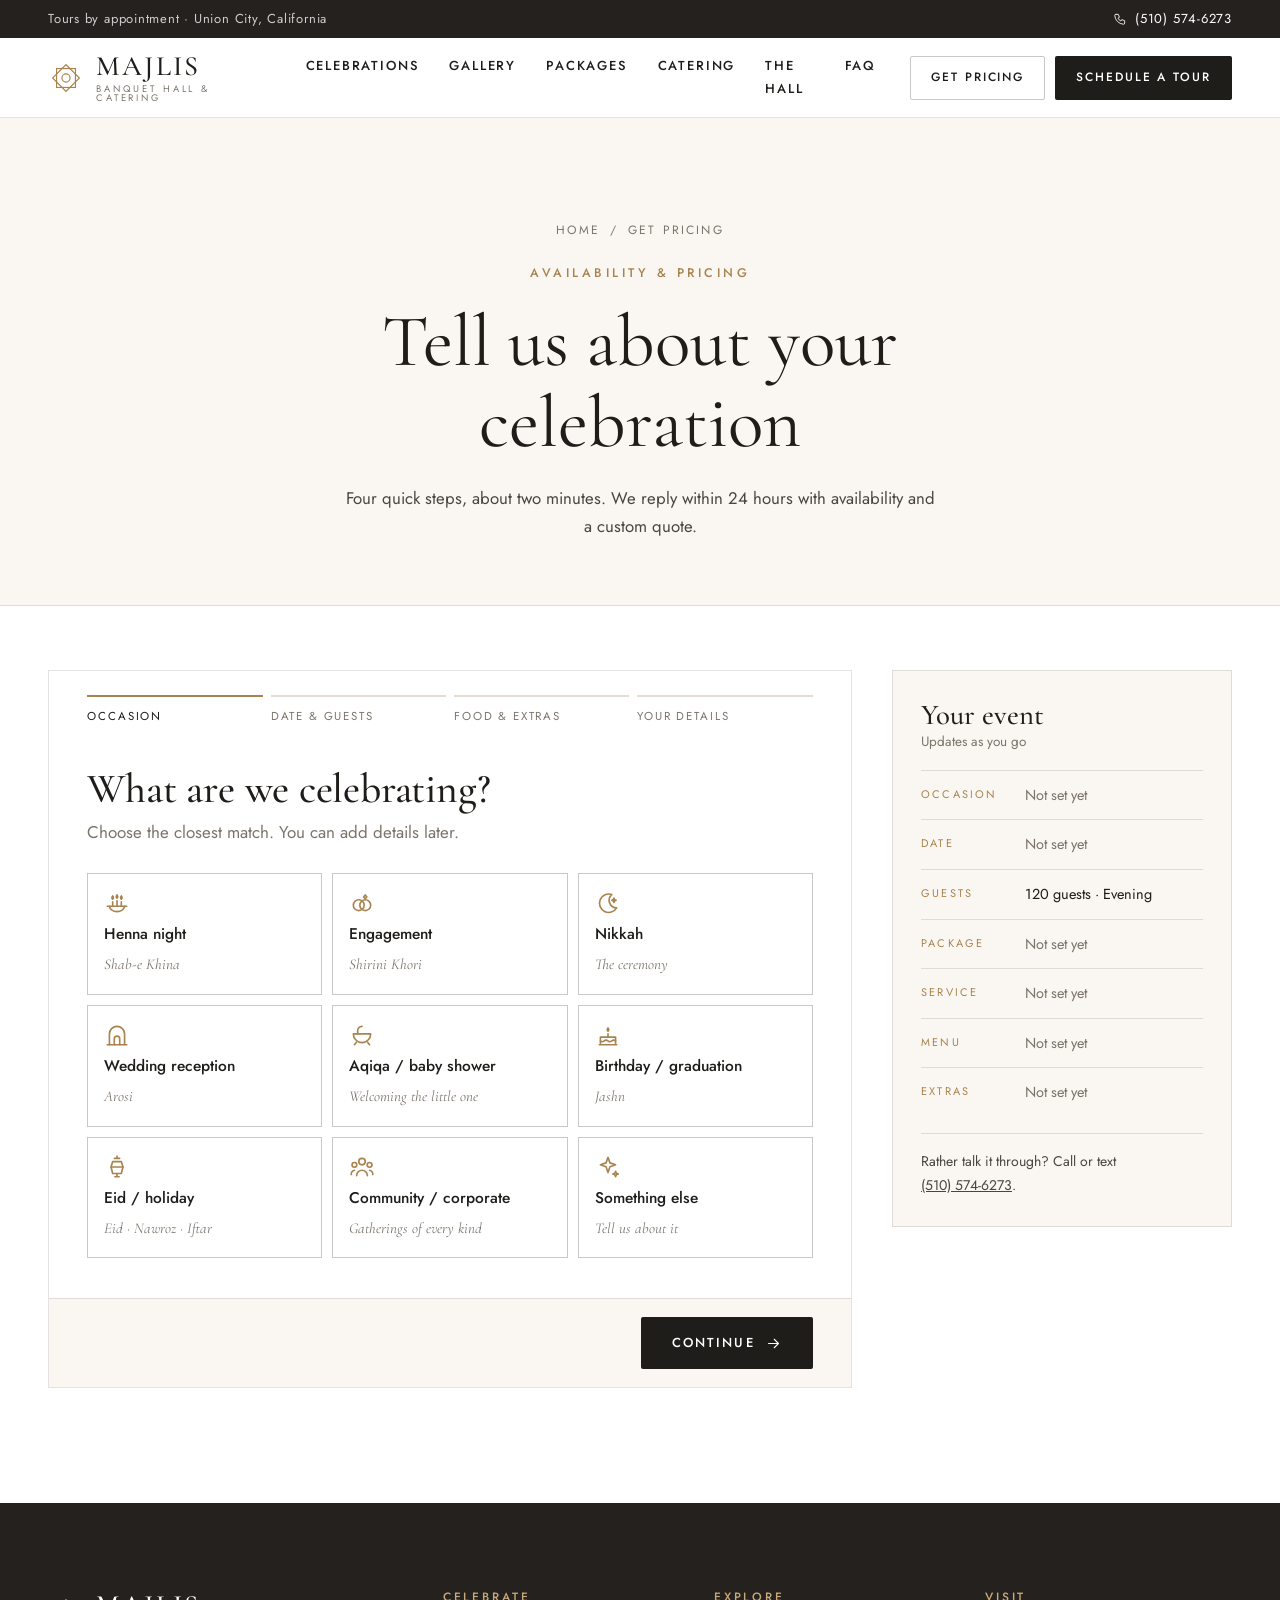
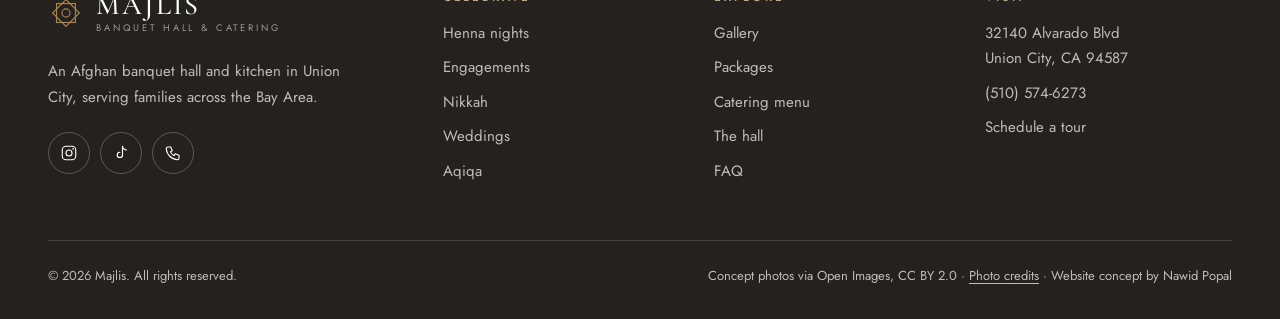
<file: plan.html>
<!doctype html>
<html lang="en" class="no-js">
<head>
  <meta charset="utf-8">
  <meta name="viewport" content="width=device-width, initial-scale=1, viewport-fit=cover">
  <title>Plan Your Event | Majlis Afghan Banquet Hall, Union City</title>
  <meta name="description" content="Check your date and request a custom quote for your henna night, engagement, nikkah, wedding or celebration at Majlis in Union City, CA.">
  <meta name="theme-color" content="#ffffff">
  <link rel="icon" href="assets/img/favicon.svg" type="image/svg+xml">
  <link rel="apple-touch-icon" href="assets/img/apple-touch-icon.png">
  <meta property="og:type" content="website">
  <meta property="og:title" content="Plan Your Event | Majlis Afghan Banquet Hall, Union City">
  <meta property="og:description" content="Check your date and request a custom quote for your henna night, engagement, nikkah, wedding or celebration at Majlis in Union City, CA.">
  <meta property="og:image" content="https://nawidpopal47.github.io/Nawid-popal/assets/img/og.png">
  <meta name="twitter:card" content="summary_large_image">
  <link rel="preconnect" href="https://fonts.googleapis.com">
  <link rel="preconnect" href="https://fonts.gstatic.com" crossorigin>
  <link href="https://fonts.googleapis.com/css2?family=Amiri:wght@400;700&family=Cormorant+Garamond:ital,wght@0,400;0,500;0,600;1,400;1,500&family=Jost:wght@300;400;500;600&display=swap" rel="stylesheet">
  <link rel="stylesheet" href="assets/css/styles.css">
  <script>document.documentElement.classList.remove('no-js');</script>
</head>
<body data-page="plan">
  <a class="skip-link" href="#main">Skip to content</a>

  <svg width="0" height="0" style="position:absolute" aria-hidden="true">
    <defs>
      <symbol id="logo" viewBox="0 0 40 40"><g fill="none" stroke="currentColor" stroke-width="1.3"><rect x="9.5" y="9.5" width="21" height="21"/><rect x="9.5" y="9.5" width="21" height="21" transform="rotate(45 20 20)"/><circle cx="20" cy="20" r="4.5"/></g></symbol>
      <symbol id="i-arrow" viewBox="0 0 24 24"><path d="M5 12h14M13 6l6 6-6 6"/></symbol>
      <symbol id="i-phone" viewBox="0 0 24 24"><path d="M5 4h4l2 5-2.5 1.5a11 11 0 0 0 5 5L15 13l5 2v4a2 2 0 0 1-2 2A16 16 0 0 1 3 6a2 2 0 0 1 2-2"/></symbol>
      <symbol id="i-calendar" viewBox="0 0 24 24"><rect x="3" y="5" width="18" height="16" rx="2"/><path d="M16 3v4M8 3v4M3 10h18"/></symbol>
      <symbol id="i-pin" viewBox="0 0 24 24"><path d="M12 21s-7-6.2-7-12a7 7 0 0 1 14 0c0 5.8-7 12-7 12z"/><circle cx="12" cy="9" r="2.5"/></symbol>
      <symbol id="i-users" viewBox="0 0 24 24"><circle cx="9" cy="8" r="3.2"/><path d="M3 20c0-3.3 2.7-6 6-6s6 2.7 6 6"/><circle cx="17" cy="9" r="2.4"/><path d="M15.6 14.3A5 5 0 0 1 21 19"/></symbol>
      <symbol id="i-check" viewBox="0 0 24 24"><path d="M5 12.5l4.5 4.5L19 7.5"/></symbol>
      <symbol id="i-plus" viewBox="0 0 24 24"><path d="M12 5v14M5 12h14"/></symbol>
      <symbol id="i-clock" viewBox="0 0 24 24"><circle cx="12" cy="12" r="9"/><path d="M12 7v5l3 2"/></symbol>
      <symbol id="i-chat" viewBox="0 0 24 24"><path d="M4 5h16v11H9l-5 4z"/></symbol>
      <symbol id="i-instagram" viewBox="0 0 24 24"><rect x="3" y="3" width="18" height="18" rx="5"/><circle cx="12" cy="12" r="4"/><circle cx="17.5" cy="6.5" r="1.1" fill="currentColor" stroke="none"/></symbol>
      <symbol id="i-tiktok" viewBox="0 0 24 24"><path d="M14 3v11.5a3.5 3.5 0 1 1-3.5-3.5"/><path d="M14 3c.5 2.8 2.4 4.6 5 4.8"/></symbol>
      <symbol id="i-henna" viewBox="0 0 24 24"><path d="M3 15h18"/><path d="M5 15c.5 3 3.4 5 7 5s6.5-2 7-5"/><path d="M8 15v-4M12 15v-5M16 15v-4"/><path d="M8 8.5c-.9-.8-.9-1.8 0-3 .9 1.2.9 2.2 0 3zM12 7.5c-.9-.8-.9-1.8 0-3 .9 1.2.9 2.2 0 3zM16 8.5c-.9-.8-.9-1.8 0-3 .9 1.2.9 2.2 0 3z"/></symbol>
      <symbol id="i-rings" viewBox="0 0 24 24"><circle cx="9" cy="14" r="5"/><circle cx="15" cy="14" r="5"/><path d="M13.5 6.5L15 4.5l1.5 2L15 8z"/></symbol>
      <symbol id="i-crescent" viewBox="0 0 24 24"><path d="M15.5 4.2A8.5 8.5 0 1 0 20 16.5a7 7 0 0 1-4.5-12.3z"/><path d="M17.5 7.5l.6 1.4 1.4.6-1.4.6-.6 1.4-.6-1.4-1.4-.6 1.4-.6z"/></symbol>
      <symbol id="i-arch" viewBox="0 0 24 24"><path d="M5 21V11a7 7 0 0 1 14 0v10"/><path d="M3 21h18"/><path d="M9.5 21v-5.5a2.5 2.5 0 0 1 5 0V21"/></symbol>
      <symbol id="i-cradle" viewBox="0 0 24 24"><path d="M4 11h16a8 8 0 0 1-16 0z"/><path d="M8 11V8a4 4 0 0 1 4-4"/><path d="M7 18.5l-2 2.5M17 18.5l2 2.5"/></symbol>
      <symbol id="i-cake" viewBox="0 0 24 24"><path d="M4 21h16M5 21v-7h14v7"/><path d="M5 17.5c1.2 1 2.3 1 3.5 0s2.3-1 3.5 0 2.3 1 3.5 0 2.3-1 3.5 0"/><path d="M12 14v-3"/><path d="M12 8.5c-.9-.8-.9-1.8 0-3 .9 1.2.9 2.2 0 3z"/></symbol>
      <symbol id="i-lantern" viewBox="0 0 24 24"><path d="M12 2v2M9.5 4h5"/><path d="M8 7h8l1.5 5L16 18H8l-1.5-6z"/><path d="M6.5 12h11"/><path d="M10 21h4M12 18v3"/></symbol>
      <symbol id="i-people" viewBox="0 0 24 24"><circle cx="12" cy="7" r="3"/><circle cx="5" cy="10" r="2.2"/><circle cx="19" cy="10" r="2.2"/><path d="M7 20c0-2.8 2.2-5 5-5s5 2.2 5 5"/><path d="M2 19c0-2 1.3-3.6 3-4M22 19c0-2-1.3-3.6-3-4"/></symbol>
      <symbol id="i-pot" viewBox="0 0 24 24"><path d="M4 11h16v3a7 7 0 0 1-7 7h-2a7 7 0 0 1-7-7z"/><path d="M2 11h20"/><path d="M9 8c0-1.5 1-1.5 1-3M14 8c0-1.5 1-1.5 1-3"/></symbol>
      <symbol id="i-access" viewBox="0 0 24 24"><circle cx="12" cy="4.5" r="1.8"/><path d="M6 8.5l6 1.2 6-1.2M12 9.7V14l-3 6.5M12 14l3 6.5"/></symbol>
      <symbol id="i-wifi" viewBox="0 0 24 24"><path d="M2.5 9a14 14 0 0 1 19 0M5.5 12.5a9.5 9.5 0 0 1 13 0M8.5 16a5 5 0 0 1 7 0"/><circle cx="12" cy="19.5" r="1.1" fill="currentColor" stroke="none"/></symbol>
      <symbol id="i-sparkle" viewBox="0 0 24 24"><path d="M12 3l1.8 5.2L19 10l-5.2 1.8L12 17l-1.8-5.2L5 10l5.2-1.8z"/><path d="M19 16l.7 1.8 1.8.7-1.8.7L19 21l-.7-1.8-1.8-.7 1.8-.7z"/></symbol>
      <symbol id="i-info" viewBox="0 0 24 24"><circle cx="12" cy="12" r="9"/><path d="M12 11v5M12 8h.01"/></symbol>
      <symbol id="i-nav" viewBox="0 0 24 24"><path d="M3 11l18-8-8 18-2-8z"/></symbol>
      <symbol id="i-camera" viewBox="0 0 24 24"><path d="M4 8h3l2-3h6l2 3h3v11H4z"/><circle cx="12" cy="13" r="3.5"/></symbol>
      <symbol id="i-chev-l" viewBox="0 0 24 24"><path d="M15 5l-7 7 7 7"/></symbol>
      <symbol id="i-chev-r" viewBox="0 0 24 24"><path d="M9 5l7 7-7 7"/></symbol>
      <symbol id="i-close" viewBox="0 0 24 24"><path d="M6 6l12 12M18 6L6 18"/></symbol>
      <symbol id="i-grid" viewBox="0 0 24 24"><rect x="3.5" y="3.5" width="7" height="7"/><rect x="13.5" y="3.5" width="7" height="7"/><rect x="3.5" y="13.5" width="7" height="7"/><rect x="13.5" y="13.5" width="7" height="7"/></symbol>
      <symbol id="i-music" viewBox="0 0 24 24"><path d="M9 18V5l11-2v13"/><circle cx="6.5" cy="18" r="2.5"/><circle cx="17.5" cy="16" r="2.5"/></symbol>
      <symbol id="i-table" viewBox="0 0 24 24"><path d="M3 8h18l-2 4H5z"/><path d="M6 12v8M18 12v8"/></symbol>
      <symbol id="i-utensils" viewBox="0 0 24 24"><path d="M7 3v8M5 3v5a2 2 0 0 0 4 0V3M7 11v10"/><path d="M17 3c-2 0-3 2-3 5s1 4 3 4v9"/></symbol>
    </defs>
  </svg>

  <div class="utility-bar">
    <div class="container utility-inner">
      <span>Tours by appointment · Union City, California</span>
      <a href="tel:+15105746273"><svg class="ic"><use href="#i-phone"/></svg>(510) 574-6273</a>
    </div>
  </div>

  <header class="site-header">
    <div class="container header-inner">
      <a class="brand" href="index.html" aria-label="Majlis home">
        <svg class="brand-mark" aria-hidden="true"><use href="#logo"/></svg>
        <span class="brand-word"><strong>Majlis</strong><small>Banquet Hall &amp; Catering</small></span>
      </a>
      <nav class="nav" aria-label="Primary">
        <ul>
          <li><a href="index.html#celebrations">Celebrations</a></li>
          <li><a href="index.html#gallery">Gallery</a></li>
          <li><a href="index.html#packages">Packages</a></li>
          <li><a href="menu.html">Catering</a></li>
          <li><a href="index.html#spaces">The Hall</a></li>
          <li><a href="index.html#faq">FAQ</a></li>
        </ul>
      </nav>
      <div class="header-actions">
        <a class="btn btn-outline btn-sm hide-sm" href="plan.html">Get Pricing</a>
        <a class="btn btn-primary btn-sm" href="plan.html?tour=1" data-tour>Schedule a Tour</a>
        <button class="menu-toggle" type="button" aria-expanded="false" aria-controls="mobile-menu" aria-label="Open menu"><span></span></button>
      </div>
    </div>
  </header>

  <div class="mobile-menu" id="mobile-menu" aria-hidden="true">
    <ul>
      <li><a href="index.html#celebrations">Celebrations</a></li>
      <li><a href="index.html#gallery">Gallery</a></li>
      <li><a href="index.html#packages">Packages</a></li>
      <li><a href="menu.html">Catering menu</a></li>
      <li><a href="index.html#spaces">The Hall</a></li>
      <li><a href="index.html#faq">FAQ</a></li>
      <li><a href="index.html#visit">Visit</a></li>
    </ul>
    <div class="mobile-menu-foot">
      <a class="btn btn-primary btn-block" href="plan.html?tour=1" data-tour>Schedule a Tour</a>
      <a class="btn btn-outline btn-block" href="plan.html">Get Pricing</a>
      <p>32140 Alvarado Blvd, Union City, CA 94587<br><a href="tel:+15105746273">(510) 574-6273</a></p>
    </div>
  </div>

  <main id="main">
    <section class="page-head" aria-labelledby="plan-title">
      <div class="container">
        <nav class="breadcrumbs" aria-label="Breadcrumb"><a href="index.html">Home</a><span aria-hidden="true">/</span><span>Get pricing</span></nav>
        <p class="eyebrow">Availability &amp; pricing</p>
        <h1 id="plan-title">Tell us about your celebration</h1>
        <p class="lede">Four quick steps, about two minutes. We reply within 24 hours with availability and a custom quote.</p>
      </div>
    </section>

    <div class="container plan-layout">
      <form class="wizard" id="plan-form" novalidate data-endpoint="">
        <div class="progress" aria-label="Progress">
          <ol>
            <li class="is-current"><span class="step-label">Occasion</span></li>
            <li><span class="step-label">Date &amp; guests</span></li>
            <li><span class="step-label">Food &amp; extras</span></li>
            <li><span class="step-label">Your details</span></li>
          </ol>
        </div>

        <fieldset class="step is-active">
          <legend class="sr-only">Occasion</legend>
          <h2 tabindex="-1">What are we celebrating?</h2>
          <p class="hint">Choose the closest match. You can add details later.</p>
          <div class="choice-grid" id="type-choices"></div>
          <p class="step-error" role="alert"></p>
        </fieldset>

        <fieldset class="step">
          <legend class="sr-only">Date and guests</legend>
          <h2 tabindex="-1">When, and how many?</h2>
          <p class="hint">A rough guest count is fine. Families grow.</p>
          <div class="field-group">
            <div class="field-row">
              <div class="field">
                <label for="f-date">Event date</label>
                <input type="date" id="f-date" name="date" aria-describedby="f-date-err">
                <span class="error" id="f-date-err">Choose a date, or tick "My dates are flexible".</span>
              </div>
              <div class="field">
                <label for="f-package">Package <span class="opt">(optional)</span></label>
                <select id="f-package" name="package">
                  <option value="">Not sure yet</option>
                  <option value="gathering">The Gathering · up to 60</option>
                  <option value="celebration">The Celebration · up to 120</option>
                  <option value="grand">The Grand Majlis · up to 150</option>
                </select>
              </div>
            </div>
            <div class="choice-row">
              <div class="choice"><input type="checkbox" id="f-flexible" name="flexible" value="yes"><label for="f-flexible"><span class="tick"></span><span><strong>My dates are flexible</strong></span></label></div>
            </div>
            <div class="notice" id="date-note" hidden><svg class="ic"><use href="#i-info"/></svg><span></span></div>
          </div>
          <div class="field-group">
            <span class="field-legend">Time of day</span>
            <div class="choice-row">
              <div class="choice"><input type="radio" name="time" id="time-afternoon" value="afternoon"><label for="time-afternoon"><span class="tick"></span><span><strong>Afternoon</strong></span></label></div>
              <div class="choice"><input type="radio" name="time" id="time-evening" value="evening" checked><label for="time-evening"><span class="tick"></span><span><strong>Evening</strong></span></label></div>
            </div>
          </div>
          <div class="field-group">
            <div class="field">
              <label for="f-guests">Guests</label>
              <div class="stepper">
                <button type="button" id="g-minus" aria-label="Fewer guests">−</button>
                <input type="number" id="f-guests" name="guests" inputmode="numeric" min="10" max="300" step="5" value="120">
                <button type="button" id="g-plus" aria-label="More guests">+</button>
              </div>
              <input class="range" type="range" id="f-guests-range" min="10" max="200" step="5" value="120" aria-label="Guest count slider">
              <div class="capacity-meter"><span>10</span><span>Hall capacity 150</span><span>200+</span></div>
            </div>
            <div class="notice warn" id="cap-note" hidden><svg class="ic"><use href="#i-info"/></svg><span>Our hall seats up to 150. Send the request anyway and we'll talk through options for a bigger guest list.</span></div>
          </div>
          <p class="step-error" role="alert"></p>
        </fieldset>

        <fieldset class="step">
          <legend class="sr-only">Food and extras</legend>
          <h2 tabindex="-1">Food &amp; finishing touches</h2>
          <p class="hint">Tell us how you'd like dinner served and what else you need.</p>
          <div class="field-group">
            <span class="field-legend">Service style</span>
            <div class="choice-row">
              <div class="choice"><input type="radio" name="service" id="svc-family" value="family"><label for="svc-family"><span class="tick"></span><span><strong>Family-style</strong><span class="sub">Shared platters at each table</span></span></label></div>
              <div class="choice"><input type="radio" name="service" id="svc-buffet" value="buffet"><label for="svc-buffet"><span class="tick"></span><span><strong>Buffet</strong><span class="sub">Served by our team</span></span></label></div>
              <div class="choice"><input type="radio" name="service" id="svc-plated" value="plated"><label for="svc-plated"><span class="tick"></span><span><strong>Plated</strong><span class="sub">Coursed, for formal nights</span></span></label></div>
              <div class="choice"><input type="radio" name="service" id="svc-own" value="own"><label for="svc-own"><span class="tick"></span><span><strong>Our own caterer</strong><span class="sub">Hall rental only</span></span></label></div>
            </div>
          </div>
          <div class="field-group">
            <span class="field-legend">Dishes you picked</span>
            <div id="selected-dishes"></div>
          </div>
          <div class="field-group">
            <span class="field-legend">Extras</span>
            <div class="choice-row">
              <div class="choice"><input type="checkbox" name="extras" id="x-stage" value="stage"><label for="x-stage"><span class="tick"></span><span><strong>Couple's stage &amp; decor</strong></span></label></div>
              <div class="choice"><input type="checkbox" name="extras" id="x-khancha" value="khancha"><label for="x-khancha"><span class="tick"></span><span><strong>Khancha &amp; henna setup</strong></span></label></div>
              <div class="choice"><input type="checkbox" name="extras" id="x-dessert" value="dessert"><label for="x-dessert"><span class="tick"></span><span><strong>Dessert table</strong></span></label></div>
              <div class="choice"><input type="checkbox" name="extras" id="x-chai" value="chai"><label for="x-chai"><span class="tick"></span><span><strong>Chai station</strong></span></label></div>
              <div class="choice"><input type="checkbox" name="extras" id="x-nuql" value="nuql"><label for="x-nuql"><span class="tick"></span><span><strong>Nuql &amp; welcome sweets</strong></span></label></div>
              <div class="choice"><input type="checkbox" name="extras" id="x-dj" value="dj"><label for="x-dj"><span class="tick"></span><span><strong>DJ or dhol referral</strong></span></label></div>
              <div class="choice"><input type="checkbox" name="extras" id="x-photo" value="photo"><label for="x-photo"><span class="tick"></span><span><strong>Photographer referral</strong></span></label></div>
              <div class="choice"><input type="checkbox" name="extras" id="x-tasting" value="tasting"><label for="x-tasting"><span class="tick"></span><span><strong>Menu tasting</strong></span></label></div>
            </div>
          </div>
          <p class="step-error" role="alert"></p>
        </fieldset>

        <fieldset class="step">
          <legend class="sr-only">Your details</legend>
          <h2 tabindex="-1">How do we reach you?</h2>
          <p class="hint">We'll only use this to reply about your event.</p>
          <div class="field-group">
            <div class="field-row">
              <div class="field">
                <label for="f-name">Full name</label>
                <input type="text" id="f-name" name="name" autocomplete="name" aria-describedby="f-name-err">
                <span class="error" id="f-name-err">Please enter your name.</span>
              </div>
              <div class="field">
                <label for="f-phone">Phone</label>
                <input type="tel" id="f-phone" name="phone" autocomplete="tel" inputmode="tel" placeholder="(510) 555-0123" aria-describedby="f-phone-err">
                <span class="error" id="f-phone-err">Please enter a phone number we can reach.</span>
              </div>
            </div>
            <div class="field">
              <label for="f-email">Email <span class="opt">(optional)</span></label>
              <input type="email" id="f-email" name="email" autocomplete="email" aria-describedby="f-email-err">
              <span class="error" id="f-email-err">That email doesn't look right.</span>
            </div>
          </div>
          <div class="field-group">
            <span class="field-legend">Best way to reach you</span>
            <div class="choice-row four">
              <div class="choice"><input type="radio" name="contact" id="c-call" value="call" checked><label for="c-call"><span class="tick"></span><span><strong>Call</strong></span></label></div>
              <div class="choice"><input type="radio" name="contact" id="c-text" value="text"><label for="c-text"><span class="tick"></span><span><strong>Text</strong></span></label></div>
              <div class="choice"><input type="radio" name="contact" id="c-wa" value="whatsapp"><label for="c-wa"><span class="tick"></span><span><strong>WhatsApp</strong></span></label></div>
              <div class="choice"><input type="radio" name="contact" id="c-email" value="email"><label for="c-email"><span class="tick"></span><span><strong>Email</strong></span></label></div>
            </div>
          </div>
          <div class="field-group">
            <div class="choice-row">
              <div class="choice"><input type="checkbox" name="tour" id="f-tour" value="yes"><label for="f-tour"><span class="tick"></span><span><strong>I'd like to tour the hall first</strong></span></label></div>
            </div>
            <div class="field">
              <label for="f-notes">Anything else? <span class="opt">(optional)</span></label>
              <textarea id="f-notes" name="notes" placeholder="Traditions, dietary needs, vendors you've booked, questions…"></textarea>
            </div>
          </div>
          <p class="step-error" role="alert"></p>
        </fieldset>

        <div class="success" id="success" role="status">
          <span class="done-icon"><svg class="ic"><use href="#i-check"/></svg></span>
          <h2 tabindex="-1">Tashakor, <span id="success-name">friend</span>. We've got it.</h2>
          <p class="lede" style="margin:0 auto">Your request is with our events team. Expect a <span id="success-method">call</span> within 24 hours.</p>
          <span class="ref" id="success-ref">Request MJ-0000</span>
          <ol class="next-steps">
            <li><span><strong>We check your date</strong> against the calendar and kitchen schedule.</span></li>
            <li><span><strong>You get a custom quote</strong> for your guest count, menu and extras.</span></li>
            <li><span><strong>Come for a tour and chai</strong>, then hold your date.</span></li>
          </ol>
          <div class="link-row">
            <a class="btn btn-primary" href="tel:+15105746273"><svg class="ic"><use href="#i-phone"/></svg>Call (510) 574-6273</a>
            <a class="btn btn-outline" href="index.html">Back to home</a>
          </div>
        </div>

        <div class="wizard-nav">
          <button type="button" class="btn btn-outline" id="btn-back" hidden>Back</button>
          <span class="spacer"></span>
          <button type="button" class="btn btn-primary" id="btn-next">Continue <svg class="ic"><use href="#i-arrow"/></svg></button>
        </div>
      </form>

      <aside class="summary-card" aria-label="Your event summary">
        <h3>Your event</h3>
        <p class="sub">Updates as you go</p>
        <dl class="summary-list">
          <div><dt>Occasion</dt><dd data-sum="type" class="empty">Not set yet</dd></div>
          <div><dt>Date</dt><dd data-sum="date" class="empty">Not set yet</dd></div>
          <div><dt>Guests</dt><dd data-sum="guests" class="empty">Not set yet</dd></div>
          <div><dt>Package</dt><dd data-sum="package" class="empty">Not set yet</dd></div>
          <div><dt>Service</dt><dd data-sum="service" class="empty">Not set yet</dd></div>
          <div><dt>Menu</dt><dd data-sum="menu" class="empty">Not set yet</dd></div>
          <div><dt>Extras</dt><dd data-sum="extras" class="empty">Not set yet</dd></div>
        </dl>
        <div class="contact-mini">Rather talk it through? Call or text <a href="tel:+15105746273">(510) 574-6273</a>.</div>
      </aside>
    </div>
  </main>

  <footer class="site-footer">
    <div class="container">
      <div class="footer-grid">
        <div class="footer-about">
          <a class="brand" href="index.html" aria-label="Majlis home">
            <svg class="brand-mark" aria-hidden="true"><use href="#logo"/></svg>
            <span class="brand-word"><strong>Majlis</strong><small>Banquet Hall &amp; Catering</small></span>
          </a>
          <p>An Afghan banquet hall and kitchen in Union City, serving families across the Bay Area.</p>
          <div class="socials">
            <a href="https://www.instagram.com/majlisuc/" target="_blank" rel="noopener" aria-label="Majlis on Instagram"><svg class="ic"><use href="#i-instagram"/></svg></a>
            <a href="https://www.tiktok.com/@majlisuc" target="_blank" rel="noopener" aria-label="Majlis on TikTok"><svg class="ic"><use href="#i-tiktok"/></svg></a>
            <a href="tel:+15105746273" aria-label="Call Majlis"><svg class="ic"><use href="#i-phone"/></svg></a>
          </div>
        </div>
        <div>
          <h4>Celebrate</h4>
          <ul>
            <li><a href="plan.html?type=henna">Henna nights</a></li>
            <li><a href="plan.html?type=engagement">Engagements</a></li>
            <li><a href="plan.html?type=nikkah">Nikkah</a></li>
            <li><a href="plan.html?type=wedding">Weddings</a></li>
            <li><a href="plan.html?type=aqiqa">Aqiqa</a></li>
          </ul>
        </div>
        <div>
          <h4>Explore</h4>
          <ul>
            <li><a href="index.html#gallery">Gallery</a></li>
            <li><a href="index.html#packages">Packages</a></li>
            <li><a href="menu.html">Catering menu</a></li>
            <li><a href="index.html#spaces">The hall</a></li>
            <li><a href="index.html#faq">FAQ</a></li>
          </ul>
        </div>
        <div>
          <h4>Visit</h4>
          <ul>
            <li>32140 Alvarado Blvd<br>Union City, CA 94587</li>
            <li><a href="tel:+15105746273">(510) 574-6273</a></li>
            <li><a href="plan.html?tour=1" data-tour>Schedule a tour</a></li>
          </ul>
        </div>
      </div>
      <div class="footer-bottom">
        <span>© <span data-year>2026</span> Majlis. All rights reserved.</span>
        <span>Concept photos via Open Images, CC BY 2.0 · <a href="credits.html">Photo credits</a> · Website concept by Nawid Popal</span>
      </div>
    </div>
  </footer>

  <nav class="action-bar" aria-label="Quick actions">
    <a href="plan.html">Get Pricing</a>
    <a class="primary" href="plan.html?tour=1" data-tour>Schedule a Tour</a>
  </nav>

  <!-- Tour dialog -->
  <dialog class="sheet" id="tour-dialog" aria-labelledby="tour-title">
    <form method="dialog" class="sheet-inner" id="tour-form" novalidate>
      <div class="sheet-head">
        <div>
          <p class="eyebrow">Schedule a tour</p>
          <h2 id="tour-title">Come see the hall</h2>
        </div>
        <button type="button" class="round-btn" data-close aria-label="Close"><svg class="ic"><use href="#i-close"/></svg></button>
      </div>
      <div class="tour-step" id="tour-pick">
        <p class="field-legend">Pick a day</p>
        <div class="day-chips" id="tour-days" role="radiogroup" aria-label="Tour day"></div>
        <p class="field-legend">Pick a time</p>
        <div class="time-chips" id="tour-times" role="radiogroup" aria-label="Tour time"></div>
        <div class="field-row">
          <div class="field"><label for="tour-name">Name</label><input id="tour-name" name="name" autocomplete="name"><span class="error">Please enter your name.</span></div>
          <div class="field"><label for="tour-phone">Phone</label><input id="tour-phone" name="phone" type="tel" autocomplete="tel" inputmode="tel"><span class="error">Please enter a phone number.</span></div>
        </div>
        <div class="field"><label for="tour-occasion">Occasion <span class="opt">(optional)</span></label>
          <select id="tour-occasion" name="occasion">
            <option value="">Not sure yet</option>
            <option>Henna night</option><option>Engagement</option><option>Nikkah</option><option>Wedding reception</option>
            <option>Aqiqa / baby shower</option><option>Birthday / graduation</option><option>Eid / holiday</option><option>Community / corporate</option>
          </select>
        </div>
        <p class="step-error" role="alert"></p>
        <button type="submit" class="btn btn-primary btn-block" id="tour-submit">Request this time</button>
        <p class="sheet-note">We'll text to confirm. Prefer to call? <a href="tel:+15105746273">(510) 574-6273</a></p>
      </div>
      <div class="tour-step tour-done" id="tour-done" hidden>
        <span class="done-icon"><svg class="ic"><use href="#i-check"/></svg></span>
        <h3>Tour requested</h3>
        <p id="tour-summary"></p>
        <p class="sheet-note">We'll text you to confirm the time. Bring the family.</p>
        <button type="button" class="btn btn-outline btn-block" data-close>Done</button>
      </div>
    </form>
  </dialog>

  <script src="assets/js/main.js" defer></script>
</body>
</html>
</file>
<file: assets/css/styles.css>
/* ==========================================================================
   Majlis — Afghan banquet hall & catering
   Light, photo-led venue design
   ========================================================================== */
:root {
  --white: #ffffff;
  --cream: #faf7f2;
  --sand: #f3ede4;
  --stone: #e6ddd0;
  --ink: #1f1d1a;
  --ink-2: #4a453f;
  --muted: #7b746b;
  --line: rgba(31, 29, 26, 0.12);
  --line-strong: rgba(31, 29, 26, 0.24);
  --gold: #a8834f;
  --gold-light: #c9a979;
  --wine: #6e1f2c;
  --charcoal: #24211e;

  --serif: "Cormorant Garamond", "Iowan Old Style", Georgia, serif;
  --sans: "Jost", "Avenir Next", system-ui, -apple-system, "Segoe UI", sans-serif;
  --arabic: "Amiri", "Noto Naskh Arabic", serif;

  --gutter: clamp(16px, 4vw, 48px);
  --section: clamp(72px, 9vw, 128px);
  --header-h: 80px;
  --ease: cubic-bezier(0.22, 1, 0.36, 1);
  --shadow: 0 18px 50px -24px rgba(31, 29, 26, 0.35);

  --pattern: url("data:image/svg+xml,%3Csvg xmlns='http://www.w3.org/2000/svg' width='60' height='60' viewBox='0 0 60 60'%3E%3Cg fill='none' stroke='%23a8834f' stroke-width='.7'%3E%3Cpath d='M18 18h24v24H18z'/%3E%3Cpath d='M30 13.03L46.97 30 30 46.97 13.03 30z'/%3E%3Cpath d='M30 0v13.03M30 46.97V60M0 30h13.03M46.97 30H60M0 0l18 18M60 0L42 18M0 60l18-18M60 60L42 42'/%3E%3C/g%3E%3C/svg%3E");
}

/* Base ------------------------------------------------------------------ */
*, *::before, *::after { box-sizing: border-box; }
html { -webkit-text-size-adjust: 100%; scroll-behavior: smooth; scroll-padding-top: calc(var(--header-h) + 12px); }
body {
  margin: 0; font-family: var(--sans); font-weight: 400; font-size: 17px; line-height: 1.7;
  color: var(--ink-2); background: var(--white); -webkit-font-smoothing: antialiased; overflow-x: hidden;
  font-variant-numeric: lining-nums;
}
.split > *, .welcome > *, .faq-grid > *, .visit > *, .layout-wrap > *, .social > *, .package-grid > * { min-width: 0; }
img, svg { display: block; max-width: 100%; }
a { color: inherit; }
button, input, select, textarea { font: inherit; color: inherit; }
button { cursor: pointer; }
:focus-visible { outline: 2px solid var(--gold); outline-offset: 3px; }
.ic { fill: none; stroke: currentColor; stroke-width: 1.5; stroke-linecap: round; stroke-linejoin: round; }

h1, h2, h3, h4 { font-family: var(--serif); font-weight: 500; color: var(--ink); line-height: 1.1; margin: 0; font-variant-numeric: lining-nums; }
h2 { font-size: clamp(2.2rem, 4.2vw, 3.4rem); letter-spacing: -0.005em; }
h3 { font-size: clamp(1.5rem, 2.2vw, 1.85rem); }
p { margin: 0; }
em { font-family: var(--serif); font-style: italic; font-size: 1.08em; }

.sr-only { position: absolute; width: 1px; height: 1px; padding: 0; margin: -1px; overflow: hidden; clip: rect(0, 0, 0, 0); white-space: nowrap; border: 0; }
.skip-link { position: fixed; left: 16px; top: -60px; z-index: 300; background: var(--ink); color: var(--white); padding: 10px 16px; text-decoration: none; transition: top 0.2s; }
.skip-link:focus { top: 12px; }

.container { width: min(1240px, 100% - var(--gutter) * 2); margin-inline: auto; }
.section { padding-block: var(--section); }
.section-tight { padding-block: calc(var(--section) * 0.6); }
.bg-cream { background: var(--cream); }
.bg-sand { background: var(--sand); }

.eyebrow {
  font-family: var(--sans); font-size: 12.5px; font-weight: 500; letter-spacing: 0.28em; text-transform: uppercase; color: var(--gold);
  margin-bottom: 14px;
}
.eyebrow.light { color: rgba(255, 255, 255, 0.86); }
.lede { font-size: clamp(1.05rem, 1.3vw, 1.15rem); color: var(--ink-2); max-width: 60ch; }

.section-head { display: grid; gap: 4px; margin-bottom: clamp(36px, 5vw, 56px); }
.section-head .lede { margin-top: 14px; }
.section-head.center { text-align: center; justify-items: center; }
.section-head.row { display: flex; align-items: flex-end; justify-content: space-between; gap: 24px; flex-wrap: wrap; }

/* Buttons --------------------------------------------------------------- */
.btn {
  display: inline-flex; align-items: center; justify-content: center; gap: 10px;
  min-height: 52px; padding: 0 30px; border-radius: 2px; border: 1px solid transparent;
  font-family: var(--sans); font-size: 13px; font-weight: 500; letter-spacing: 0.16em; text-transform: uppercase;
  text-decoration: none; white-space: nowrap; transition: background 0.25s, color 0.25s, border-color 0.25s;
}
.btn svg { width: 17px; height: 17px; }
.btn-primary { background: var(--ink); color: var(--white); }
.btn-primary:hover { background: var(--gold); }
.btn-outline { background: transparent; color: var(--ink); border-color: var(--line-strong); }
.btn-outline:hover { border-color: var(--ink); background: var(--ink); color: var(--white); }
.btn-light { background: var(--white); color: var(--ink); }
.btn-light:hover { background: var(--gold-light); }
.btn-ghost-light { background: transparent; color: var(--white); border-color: rgba(255, 255, 255, 0.7); }
.btn-ghost-light:hover { background: var(--white); color: var(--ink); }
.btn-sm { min-height: 44px; padding: 0 20px; font-size: 12px; }
.btn-block { width: 100%; }

.link-arrow {
  display: inline-flex; align-items: center; gap: 8px; color: var(--ink); text-decoration: none;
  font-size: 13px; font-weight: 500; letter-spacing: 0.16em; text-transform: uppercase;
  padding-bottom: 4px; border-bottom: 1px solid var(--gold);
}
.link-arrow svg { width: 16px; height: 16px; transition: transform 0.25s var(--ease); }
.link-arrow:hover svg { transform: translateX(4px); }
.link-row { display: flex; flex-wrap: wrap; align-items: center; gap: 18px 28px; margin-top: 32px; }

.round-btn {
  width: 48px; height: 48px; border-radius: 50%; display: grid; place-items: center;
  border: 1px solid var(--line-strong); background: var(--white); color: var(--ink); transition: background 0.2s, color 0.2s;
}
.round-btn svg { width: 20px; height: 20px; }
.round-btn:hover { background: var(--ink); color: var(--white); border-color: var(--ink); }
.round-btn.light { background: rgba(255, 255, 255, 0.12); border-color: rgba(255, 255, 255, 0.35); color: var(--white); }
.round-btn.light:hover { background: var(--white); color: var(--ink); }

/* Photo slots ----------------------------------------------------------- */
.ph {
  position: relative; overflow: hidden; margin: 0; display: block; padding: 0; border: 0;
  background: linear-gradient(150deg, #efe7da 0%, #e2d5c1 55%, #d6c5aa 100%);
}
.ph::before { content: ""; position: absolute; inset: 0; background: var(--pattern); opacity: 0.35; }
.ph.dark { background: linear-gradient(150deg, #3b332b 0%, #2a241f 60%, #1d1916 100%); }
.ph.dark::before { opacity: 0.18; }
.ph > img {
  position: absolute; inset: 0; width: 100%; height: 100%; object-fit: cover; z-index: 1;
  opacity: 0; transition: opacity 0.7s var(--ease), transform 1.2s var(--ease);
}
.ph.has-photo > img { opacity: 1; }
.ph.has-photo::before, .ph.has-photo .ph-label { display: none; }
.ph-label {
  position: absolute; z-index: 1; left: 50%; top: 50%; transform: translate(-50%, -50%);
  display: inline-flex; align-items: center; gap: 8px; width: max-content; max-width: calc(100% - 32px);
  padding: 8px 14px; border-radius: 999px; background: rgba(255, 255, 255, 0.82); color: var(--ink-2);
  font-family: var(--sans); font-size: 12px; font-weight: 500; letter-spacing: 0.04em; line-height: 1.3; text-align: left;
  pointer-events: none;
}
.ph-label svg { width: 15px; height: 15px; flex: none; color: var(--gold); }
.ph.dark .ph-label { background: rgba(255, 255, 255, 0.12); color: rgba(255, 255, 255, 0.8); }

/* Utility bar + header ---------------------------------------------------- */
.utility-bar { background: var(--charcoal); color: rgba(255, 255, 255, 0.78); font-size: 13px; letter-spacing: 0.06em; }
.utility-inner { min-height: 38px; display: flex; align-items: center; justify-content: space-between; gap: 16px; }
.utility-inner a { display: inline-flex; align-items: center; gap: 8px; text-decoration: none; color: var(--white); }
.utility-inner svg { width: 14px; height: 14px; }
@media (max-width: 640px) { .utility-inner span { display: none; } .utility-inner { justify-content: center; } }

.site-header {
  position: sticky; top: 0; z-index: 100; height: var(--header-h); background: rgba(255, 255, 255, 0.96);
  -webkit-backdrop-filter: blur(10px); backdrop-filter: blur(10px); border-bottom: 1px solid var(--line);
  transition: box-shadow 0.3s;
}
.site-header.is-scrolled { box-shadow: 0 6px 24px -18px rgba(31, 29, 26, 0.5); }
.header-inner { height: 100%; display: flex; align-items: center; justify-content: space-between; gap: 20px; }
.brand { display: inline-flex; align-items: center; gap: 12px; text-decoration: none; color: var(--ink); }
.brand-mark { width: 36px; height: 36px; color: var(--gold); flex: none; }
.brand-word { display: grid; line-height: 1; }
.brand-word strong { font-family: var(--serif); font-size: 28px; font-weight: 500; letter-spacing: 0.08em; text-transform: uppercase; }
.brand-word small { font-size: 9.5px; letter-spacing: 0.3em; text-transform: uppercase; color: var(--muted); margin-top: 5px; }
.nav { display: none; }
.nav ul { list-style: none; display: flex; gap: 2px; margin: 0; padding: 0; }
.nav a {
  display: block; padding: 10px 14px; text-decoration: none; color: var(--ink);
  font-size: 13px; font-weight: 500; letter-spacing: 0.14em; text-transform: uppercase; position: relative;
}
.nav a::after { content: ""; position: absolute; left: 14px; right: 14px; bottom: 4px; height: 1px; background: var(--gold); transform: scaleX(0); transition: transform 0.3s var(--ease); }
.nav a:hover::after, .nav a[aria-current="true"]::after, .nav a[aria-current="page"]::after { transform: scaleX(1); }
.header-actions { display: flex; align-items: center; gap: 10px; }
.menu-toggle { width: 44px; height: 44px; display: grid; place-items: center; border: 0; background: transparent; }
.menu-toggle span, .menu-toggle span::before, .menu-toggle span::after { display: block; width: 22px; height: 1.5px; background: var(--ink); position: relative; transition: transform 0.3s var(--ease), background 0.2s; }
.menu-toggle span::before, .menu-toggle span::after { content: ""; position: absolute; left: 0; }
.menu-toggle span::before { top: -7px; }
.menu-toggle span::after { top: 7px; }
.menu-open .menu-toggle span { background: transparent; }
.menu-open .menu-toggle span::before { top: 0; transform: rotate(45deg); }
.menu-open .menu-toggle span::after { top: 0; transform: rotate(-45deg); }
@media (max-width: 760px) { .hide-sm { display: none; } .header-actions .btn-sm { padding: 0 14px; letter-spacing: 0.1em; } }
@media (max-width: 400px) { .brand-word small { display: none; } .header-actions .btn-primary { display: none; } }
@media (min-width: 1140px) { .nav { display: block; } .menu-toggle { display: none; } }

.mobile-menu {
  position: fixed; inset: calc(var(--header-h) + 38px) 0 0 0; bottom: 0; z-index: 90; background: var(--white);
  padding: 24px var(--gutter) 40px; display: flex; flex-direction: column; gap: 28px; overflow-y: auto;
  opacity: 0; visibility: hidden; transform: translateY(-8px); transition: opacity 0.3s, transform 0.3s var(--ease), visibility 0.3s;
}
.menu-open .mobile-menu { opacity: 1; visibility: visible; transform: none; }
body.menu-open { overflow: hidden; }
.mobile-menu ul { list-style: none; margin: 0; padding: 0; }
.mobile-menu li a { display: block; padding: 14px 0; border-bottom: 1px solid var(--line); font-family: var(--serif); font-size: 30px; color: var(--ink); text-decoration: none; }
.mobile-menu-foot { display: grid; gap: 12px; margin-top: auto; }
.mobile-menu-foot p { font-size: 14px; color: var(--muted); text-align: center; margin-top: 8px; }

/* Hero ------------------------------------------------------------------ */
.hero { position: relative; min-height: clamp(560px, calc(100svh - 118px), 880px); display: flex; flex-direction: column; justify-content: flex-end; color: var(--white); overflow: hidden; }
.hero-slides { position: absolute; inset: 0; z-index: 0; }
.hero-slide { position: absolute; inset: 0; opacity: 0; transition: opacity 1.2s var(--ease); }
.hero-slide.is-active { opacity: 1; }
.hero-slide.is-active > img { animation: kenburns 9s ease-out both; }
@keyframes kenburns { from { transform: scale(1.06); } to { transform: scale(1); } }
.hero-slide .ph-label { top: 34%; }
.hero-shade {
  position: absolute; inset: 0; z-index: 1; pointer-events: none;
  background:
    linear-gradient(90deg, rgba(20, 17, 14, 0.7) 0%, rgba(20, 17, 14, 0.42) 42%, rgba(20, 17, 14, 0.08) 75%),
    linear-gradient(180deg, rgba(20, 17, 14, 0.2) 0%, rgba(20, 17, 14, 0) 30%, rgba(20, 17, 14, 0.6) 100%);
}
@media (max-width: 760px) {
  .hero-shade { background: linear-gradient(180deg, rgba(20, 17, 14, 0.35) 0%, rgba(20, 17, 14, 0.45) 40%, rgba(20, 17, 14, 0.8) 100%); }
}
.hero-content, .hero-dots { text-shadow: 0 1px 18px rgba(0, 0, 0, 0.35); }
.hero-content { position: relative; z-index: 2; padding-bottom: clamp(110px, 12vw, 150px); display: grid; justify-items: start; }
.hero h1 { color: var(--white); font-size: clamp(4rem, 12vw, 9.5rem); line-height: 0.9; letter-spacing: 0.02em; font-weight: 400; }
.hero-sub { margin-top: 18px; max-width: 34ch; font-size: clamp(1.1rem, 1.6vw, 1.35rem); line-height: 1.5; color: rgba(255, 255, 255, 0.92); font-weight: 300; }
.hero-actions { display: flex; flex-wrap: wrap; gap: 12px; margin-top: 30px; }
.hero-controls { position: relative; z-index: 2; padding-bottom: 92px; margin-top: -78px; display: flex; justify-content: flex-end; }
.hero-dots { display: flex; gap: 20px; }
.hero-dots button {
  border: 0; background: transparent; color: rgba(255, 255, 255, 0.6); padding: 10px 0 0; border-top: 1px solid rgba(255, 255, 255, 0.4);
  font-size: 12px; letter-spacing: 0.16em; text-transform: uppercase; min-width: 120px; text-align: left; transition: color 0.3s, border-color 0.3s;
}
.hero-dots button span { margin-right: 8px; }
.hero-dots button[aria-selected="true"] { color: var(--white); border-top-color: var(--white); }
@media (max-width: 760px) {
  .hero-controls { display: none; }
  .hero-content { padding-bottom: 96px; }
}

/* Availability bar ------------------------------------------------------- */
.avail-wrap { position: relative; z-index: 5; margin-top: -56px; }
.avail {
  display: grid; gap: 1px; background: var(--line); border: 1px solid var(--line); box-shadow: var(--shadow);
  grid-template-columns: 1fr 1fr;
}
.avail-field { background: var(--white); padding: 14px 18px; display: grid; gap: 2px; }
.avail-field:first-child { grid-column: 1 / -1; }
.avail-field label { font-size: 11px; font-weight: 500; letter-spacing: 0.22em; text-transform: uppercase; color: var(--gold); }
.avail-field input, .avail-field select { border: 0; background: transparent; padding: 2px 0; font-size: 16px; color: var(--ink); outline: none; min-height: 30px; width: 100%; -webkit-appearance: none; appearance: none; }
.avail .btn { grid-column: 1 / -1; min-height: 60px; border-radius: 0; }
@media (min-width: 860px) {
  .avail { grid-template-columns: 1.2fr 1fr 0.7fr auto; }
  .avail-field:first-child, .avail .btn { grid-column: auto; }
  .avail-field { padding: 18px 26px; }
  .avail .btn { min-height: auto; padding: 0 40px; }
}

/* Facts ------------------------------------------------------------------ */
.facts { padding: clamp(36px, 5vw, 56px) 0 0; }
.facts-grid { display: grid; grid-template-columns: repeat(2, 1fr); gap: 28px 20px; }
@media (min-width: 860px) { .facts-grid { grid-template-columns: repeat(4, 1fr); } }
.fact { display: flex; gap: 14px; align-items: flex-start; }
.fact svg { width: 30px; height: 30px; color: var(--gold); flex: none; }
.fact strong { display: block; font-family: var(--serif); font-size: 1.4rem; font-weight: 500; color: var(--ink); line-height: 1.2; }
.fact span { font-size: 14.5px; color: var(--muted); }
@media (max-width: 560px) {
  .fact { gap: 10px; }
  .fact svg { width: 24px; height: 24px; }
  .fact strong { font-size: 1.2rem; }
  .fact span { font-size: 13.5px; line-height: 1.45; display: block; }
  .hero-actions .btn { flex: 1 1 100%; }
}

/* Welcome ---------------------------------------------------------------- */
.welcome { display: grid; gap: clamp(40px, 6vw, 96px); align-items: center; }
@media (min-width: 960px) { .welcome { grid-template-columns: 1fr 1fr; } }
.welcome-copy h2 { margin-bottom: 24px; max-width: 16ch; }
.welcome-copy p + p { margin-top: 16px; }
.welcome-copy em { color: var(--ink); }
.welcome-sign { font-family: var(--arabic); font-size: 3.4rem; color: var(--gold); line-height: 1; margin-top: 28px; }
.welcome-media { position: relative; padding: 0 0 60px 0; }
.welcome-media .tall { aspect-ratio: 4 / 5; width: 78%; margin-left: auto; }
.welcome-media .small { position: absolute; left: 0; bottom: 0; width: 46%; aspect-ratio: 1; border: 10px solid var(--white); }

/* Gallery mosaic --------------------------------------------------------- */
.mosaic { display: grid; gap: 10px; grid-template-columns: repeat(2, 1fr); grid-auto-rows: 170px; }
.mosaic .big { grid-column: 1 / -1; grid-row: span 2; }
@media (min-width: 860px) {
  .mosaic { grid-template-columns: 2fr 1fr 1fr; grid-template-rows: 260px 260px; grid-auto-rows: unset; }
  .mosaic .big { grid-column: 1; grid-row: 1 / span 2; }
}
.mosaic .tile { cursor: zoom-in; }
.mosaic .tile:hover > img { transform: scale(1.04); }
.more-label {
  position: absolute; z-index: 2; right: 12px; bottom: 12px; padding: 8px 14px; background: rgba(255, 255, 255, 0.94); color: var(--ink);
  font-size: 12px; letter-spacing: 0.14em; text-transform: uppercase; font-weight: 500;
}
.mosaic .more .ph-label { top: 40%; }

/* Celebrations carousel -------------------------------------------------- */
.carousel-arrows { display: flex; gap: 10px; }
.carousel {
  display: grid; grid-auto-flow: column; grid-auto-columns: min(82%, 340px); gap: 20px; overflow-x: auto;
  scroll-snap-type: x mandatory; scrollbar-width: none; padding-bottom: 6px;
  margin-inline: calc(var(--gutter) * -1); padding-inline: var(--gutter); scroll-padding-inline: var(--gutter);
}
@media (min-width: 1240px) { .carousel { margin-inline: 0; padding-inline: 0; scroll-padding-inline: 0; grid-auto-columns: calc((100% - 60px) / 4); } }
.carousel::-webkit-scrollbar { display: none; }
.event-card { scroll-snap-align: start; text-decoration: none; color: inherit; display: flex; flex-direction: column; background: var(--white); }
.event-card .ph { aspect-ratio: 4 / 5; }
.event-card:hover .ph > img { transform: scale(1.04); }
.event-body { padding: 22px 22px 26px; display: flex; flex-direction: column; gap: 8px; flex: 1; }
.event-body .term { font-family: var(--serif); font-style: italic; color: var(--gold); font-size: 1.1rem; }
.event-body p { font-size: 15.5px; flex: 1; }
.event-body .link-arrow { align-self: flex-start; margin-top: 10px; font-size: 12px; }

/* Packages --------------------------------------------------------------- */
.package-grid { display: grid; gap: 20px; }
@media (min-width: 960px) { .package-grid { grid-template-columns: repeat(3, 1fr); align-items: stretch; } }
.package { position: relative; display: flex; flex-direction: column; padding: clamp(28px, 3vw, 40px); border: 1px solid var(--line); background: var(--white); }
.package .tier { font-size: 12px; font-weight: 500; letter-spacing: 0.26em; text-transform: uppercase; color: var(--gold); }
.package h3 { font-size: clamp(2rem, 2.8vw, 2.4rem); margin-top: 10px; }
.package .guests { margin-top: 8px; color: var(--muted); font-size: 15px; }
.package .guests strong { font-family: var(--serif); font-size: 1.7rem; font-weight: 500; color: var(--ink); }
.package .pkg-desc { margin-top: 10px; font-size: 15.5px; }
.package ul { list-style: none; margin: 26px 0 30px; padding: 26px 0 0; border-top: 1px solid var(--line); display: grid; gap: 12px; flex: 1; }
.package li { display: grid; grid-template-columns: 22px 1fr; gap: 10px; font-size: 15.5px; }
.package li svg { width: 18px; height: 18px; color: var(--gold); margin-top: 4px; }
.package.featured { background: var(--charcoal); border-color: var(--charcoal); color: rgba(255, 255, 255, 0.78); }
.package.featured h3, .package.featured .guests strong { color: var(--white); }
.package.featured .guests { color: rgba(255, 255, 255, 0.65); }
.package.featured ul { border-color: rgba(255, 255, 255, 0.16); }
.package.featured .tier, .package.featured li svg { color: var(--gold-light); }
.package .ribbon { position: absolute; top: 0; right: clamp(28px, 3vw, 40px); transform: translateY(-50%); background: var(--gold); color: var(--white); font-size: 11px; letter-spacing: 0.2em; text-transform: uppercase; padding: 7px 14px; }

/* Included --------------------------------------------------------------- */
.included { list-style: none; margin: 0; padding: 0; display: grid; grid-template-columns: repeat(2, 1fr); gap: 36px 20px; }
@media (min-width: 900px) { .included { grid-template-columns: repeat(4, 1fr); gap: 48px 32px; } }
.included li { display: grid; justify-items: center; align-content: start; text-align: center; gap: 6px; }
.included svg { width: 34px; height: 34px; color: var(--gold); margin-bottom: 8px; }
.included strong { font-family: var(--serif); font-size: 1.35rem; font-weight: 500; color: var(--ink); line-height: 1.2; }
.included span { font-size: 14.5px; color: var(--muted); max-width: 24ch; }

/* Catering split --------------------------------------------------------- */
.split { display: grid; gap: clamp(36px, 5vw, 80px); align-items: center; }
@media (min-width: 960px) { .split { grid-template-columns: 1fr 1fr; } }
.split-media { aspect-ratio: 4 / 5; }
.split-copy h2 { margin-bottom: 18px; max-width: 14ch; }
.tabs-list { display: flex; gap: 6px; overflow-x: auto; scrollbar-width: none; margin: 28px 0 8px; border-bottom: 1px solid var(--line); }
.tabs-list::-webkit-scrollbar { display: none; }
.tabs-list button {
  flex: none; border: 0; background: transparent; padding: 12px 14px; margin-bottom: -1px; border-bottom: 2px solid transparent;
  font-size: 12.5px; font-weight: 500; letter-spacing: 0.16em; text-transform: uppercase; color: var(--muted); transition: color 0.2s, border-color 0.2s;
}
.tabs-list button[aria-selected="true"] { color: var(--ink); border-bottom-color: var(--gold); }
.dish-list { list-style: none; margin: 0; padding: 0; }
.dish-list li { padding: 16px 0; border-bottom: 1px solid var(--line); }
.dish-list h4 { font-size: 1.4rem; font-weight: 500; }
.dish-list p { font-size: 15.5px; color: var(--muted); }

/* Layouts ---------------------------------------------------------------- */
.segmented { display: flex; justify-content: center; flex-wrap: wrap; gap: 8px; margin-bottom: 32px; }
.segmented button {
  min-height: 44px; padding: 0 20px; border: 1px solid var(--line-strong); background: var(--white); color: var(--ink);
  font-size: 12.5px; font-weight: 500; letter-spacing: 0.14em; text-transform: uppercase; transition: all 0.2s;
}
.segmented button[aria-selected="true"] { background: var(--ink); color: var(--white); border-color: var(--ink); }
.layout-wrap { display: grid; gap: clamp(28px, 4vw, 56px); align-items: center; }
@media (min-width: 960px) { .layout-wrap { grid-template-columns: 1.35fr 0.65fr; } }
.plan-card { background: var(--white); border: 1px solid var(--line); padding: clamp(14px, 2.5vw, 28px); }
.plan-card svg { width: 100%; height: auto; }
#plan-svg { transition: opacity 0.4s var(--ease); }
.plan-legend { display: flex; flex-wrap: wrap; gap: 8px 18px; margin-top: 16px; font-size: 13px; color: var(--muted); }
.plan-legend span { display: inline-flex; align-items: center; gap: 7px; }
.plan-legend i { width: 12px; height: 12px; display: inline-block; }
.plan-note { margin-left: auto; font-size: 11px; letter-spacing: 0.16em; text-transform: uppercase; }
.layout-info { display: grid; gap: 16px; justify-items: start; }
.layout-info .cap { display: flex; align-items: baseline; gap: 12px; flex-wrap: wrap; }
.layout-info .cap strong { font-family: var(--serif); font-size: clamp(3.6rem, 6vw, 4.8rem); font-weight: 400; color: var(--ink); line-height: 0.9; font-variant-numeric: lining-nums; }
.layout-info .cap span { color: var(--muted); }
.best { display: flex; flex-wrap: wrap; gap: 8px; }
.chip { display: inline-flex; align-items: center; padding: 6px 12px; border: 1px solid var(--line); background: var(--white); font-size: 13px; color: var(--ink-2); }
.chip.label { border: 0; padding-left: 0; background: transparent; font-size: 11px; letter-spacing: 0.2em; text-transform: uppercase; color: var(--gold); }

/* Steps ------------------------------------------------------------------ */
.steps { list-style: none; margin: 0; padding: 0; display: grid; gap: 36px; counter-reset: s; }
@media (min-width: 860px) { .steps { grid-template-columns: repeat(3, 1fr); gap: 48px; } }
.steps li { padding-top: 26px; border-top: 1px solid var(--line-strong); }
.step-num { font-family: var(--serif); font-size: 3.2rem; color: var(--gold); line-height: 1; font-variant-numeric: lining-nums; }
.steps h3 { margin: 12px 0 10px; }
.steps p { font-size: 16px; }
.center-cta { display: flex; justify-content: center; margin-top: clamp(40px, 5vw, 56px); }

/* Social ----------------------------------------------------------------- */
.social { display: grid; gap: 28px; align-items: center; padding: clamp(28px, 4vw, 44px); border: 1px solid var(--line); background: var(--cream); }
@media (min-width: 960px) { .social { grid-template-columns: auto 1fr auto; gap: 48px; } }
.social-stat { display: flex; align-items: center; gap: 16px; }
.social-icon { width: 60px; height: 60px; border-radius: 50%; background: var(--ink); color: var(--white); display: grid; place-items: center; flex: none; }
.social-icon svg { width: 26px; height: 26px; }
.social-stat strong { display: block; font-family: var(--serif); font-size: 2.6rem; font-weight: 500; color: var(--ink); line-height: 1; font-variant-numeric: lining-nums; }
.social-stat span { font-size: 14px; color: var(--muted); }
.social-copy h2 { font-size: clamp(1.6rem, 2.4vw, 2rem); margin-bottom: 12px; }
.credits { display: flex; flex-wrap: wrap; gap: 8px; }
.credits span { padding: 6px 12px; border: 1px solid var(--line); background: var(--white); font-size: 13px; color: var(--muted); }
.credits b { color: var(--ink); font-weight: 500; }
.social-links { display: flex; gap: 10px; flex-wrap: wrap; }

/* FAQ -------------------------------------------------------------------- */
.faq-grid { display: grid; gap: clamp(32px, 5vw, 80px); }
@media (min-width: 960px) { .faq-grid { grid-template-columns: 0.75fr 1.25fr; } .faq-aside { position: sticky; top: calc(var(--header-h) + 40px); align-self: start; } }
.faq-aside h2 { margin-bottom: 16px; max-width: 12ch; }
.faq-aside .btn { margin-top: 26px; }
.faq-list { border-top: 1px solid var(--line-strong); }
.faq-list details { border-bottom: 1px solid var(--line-strong); }
.faq-list summary {
  list-style: none; cursor: pointer; display: flex; justify-content: space-between; align-items: center; gap: 24px;
  padding: 24px 0; font-family: var(--serif); font-size: clamp(1.3rem, 2vw, 1.55rem); font-weight: 500; color: var(--ink); line-height: 1.3;
}
.faq-list summary::-webkit-details-marker { display: none; }
.faq-list summary svg { width: 22px; height: 22px; flex: none; color: var(--gold); transition: transform 0.3s var(--ease); }
.faq-list details[open] summary svg { transform: rotate(45deg); }
.faq-list .answer { padding: 0 48px 26px 0; }

/* Visit ------------------------------------------------------------------ */
.visit { display: grid; gap: clamp(32px, 5vw, 80px); align-items: center; }
@media (min-width: 960px) { .visit { grid-template-columns: 1.1fr 0.9fr; } }
.map-card { position: relative; min-height: 420px; background: var(--sand); border: 1px solid var(--line); overflow: hidden; }
.map-card iframe { position: absolute; inset: 0; width: 100%; height: 100%; border: 0; filter: grayscale(0.4); }
.map-fallback { position: absolute; inset: 0; display: grid; place-content: center; justify-items: center; gap: 6px; text-align: center; }
.map-fallback::before { content: ""; position: absolute; inset: 0; background: var(--pattern); opacity: 0.3; }
.map-fallback > * { position: relative; }
.map-fallback svg { width: 40px; height: 40px; color: var(--gold); }
.map-fallback strong { font-family: var(--serif); font-size: 1.8rem; font-weight: 500; color: var(--ink); }
.map-fallback span { font-size: 14.5px; color: var(--muted); }
.visit-info h2 { margin-bottom: 24px; }
.visit-list { margin: 0; border-top: 1px solid var(--line); }
.visit-list div { display: grid; grid-template-columns: 110px 1fr; gap: 16px; padding: 16px 0; border-bottom: 1px solid var(--line); }
.visit-list dt { font-size: 11.5px; letter-spacing: 0.22em; text-transform: uppercase; color: var(--gold); padding-top: 4px; }
.visit-list dd { margin: 0; color: var(--ink); }
.visit-list a { text-decoration-color: var(--gold); text-underline-offset: 4px; }

/* CTA photo -------------------------------------------------------------- */
.cta-photo { position: relative; min-height: clamp(460px, 60vw, 620px); display: grid; place-items: center; text-align: center; color: var(--white); overflow: hidden; }
.cta-photo > .ph { position: absolute; inset: 0; z-index: 0; }
.cta-photo .ph-label { top: 10%; }
.cta-shade { position: absolute; inset: 0; z-index: 1; background: rgba(20, 17, 14, 0.55); }
.cta-content { position: relative; z-index: 2; display: grid; justify-items: center; padding-block: 80px; }
.cta-ar { font-family: var(--arabic); font-size: 2rem; color: var(--gold-light); margin-bottom: 10px; }
.cta-content h2 { color: var(--white); font-size: clamp(2.6rem, 6vw, 4.6rem); font-weight: 400; max-width: 16ch; }
.cta-content p { margin-top: 14px; color: rgba(255, 255, 255, 0.88); font-size: 1.15rem; font-weight: 300; max-width: 46ch; }
.cta-content .hero-actions { justify-content: center; }

/* Footer ----------------------------------------------------------------- */
.site-footer { background: var(--charcoal); color: rgba(255, 255, 255, 0.7); padding: clamp(56px, 7vw, 88px) 0 calc(32px + 76px); font-size: 15px; }
@media (min-width: 900px) { .site-footer { padding-bottom: 32px; } }
.site-footer .brand { color: var(--white); }
.site-footer .brand-word small { color: rgba(255, 255, 255, 0.55); }
.footer-grid { display: grid; gap: 40px 24px; grid-template-columns: 1fr 1fr; }
.footer-about { grid-column: 1 / -1; }
@media (min-width: 860px) { .footer-grid { grid-template-columns: 1.5fr 1fr 1fr 1fr; } .footer-about { grid-column: auto; } }
.footer-about p { margin-top: 20px; max-width: 34ch; }
.site-footer h4 { font-family: var(--sans); font-size: 12px; font-weight: 500; letter-spacing: 0.24em; text-transform: uppercase; color: var(--gold-light); margin-bottom: 16px; }
.site-footer ul { list-style: none; margin: 0; padding: 0; display: grid; gap: 9px; }
.site-footer a { text-decoration: none; }
.site-footer a:hover { color: var(--white); }
.socials { display: flex; gap: 10px; margin-top: 22px; }
.socials a { width: 42px; height: 42px; border-radius: 50%; border: 1px solid rgba(255, 255, 255, 0.25); display: grid; place-items: center; color: var(--white); }
.socials a:hover { background: var(--white); color: var(--ink); }
.socials svg { width: 18px; height: 18px; }
.footer-bottom { display: flex; flex-wrap: wrap; justify-content: space-between; gap: 12px; margin-top: 56px; padding-top: 24px; border-top: 1px solid rgba(255, 255, 255, 0.14); font-size: 13px; }

/* Mobile action bar ------------------------------------------------------ */
.action-bar {
  position: fixed; left: 0; right: 0; bottom: 0; z-index: 80; display: grid; grid-template-columns: 1fr 1fr; gap: 8px;
  padding: 10px 12px calc(10px + env(safe-area-inset-bottom)); background: var(--white); border-top: 1px solid var(--line);
  box-shadow: 0 -10px 30px -20px rgba(31, 29, 26, 0.4); transform: translateY(110%); transition: transform 0.4s var(--ease);
}
.action-bar.is-visible { transform: none; }
.action-bar a {
  display: flex; align-items: center; justify-content: center; min-height: 50px; text-decoration: none;
  font-size: 12.5px; font-weight: 500; letter-spacing: 0.14em; text-transform: uppercase; border: 1px solid var(--line-strong); color: var(--ink);
}
.action-bar a.primary { background: var(--ink); border-color: var(--ink); color: var(--white); }
.menu-open .action-bar { transform: translateY(110%); }
@media (min-width: 900px) { .action-bar { display: none; } }

/* Dialogs ---------------------------------------------------------------- */
dialog { padding: 0; border: 0; max-width: none; max-height: none; color: inherit; }
dialog::backdrop { background: rgba(20, 17, 14, 0.6); -webkit-backdrop-filter: blur(3px); backdrop-filter: blur(3px); }
.sheet { width: min(560px, 100% - 24px); max-height: calc(100dvh - 24px); background: var(--white); box-shadow: var(--shadow); overflow: auto; }
.sheet[open] { animation: sheetIn 0.4s var(--ease); }
@keyframes sheetIn { from { opacity: 0; transform: translateY(16px); } to { opacity: 1; transform: none; } }
@media (max-width: 640px) {
  .sheet { width: 100%; margin: auto 0 0; max-height: 92dvh; }
}
.sheet-inner { padding: clamp(22px, 4vw, 36px); }
.sheet-head { display: flex; justify-content: space-between; align-items: flex-start; gap: 16px; margin-bottom: 22px; }
.sheet-head h2 { font-size: clamp(1.9rem, 4vw, 2.4rem); }
.sheet-head .eyebrow { margin-bottom: 6px; }
.field-legend { display: block; font-size: 11.5px; font-weight: 500; letter-spacing: 0.22em; text-transform: uppercase; color: var(--ink); margin: 0 0 10px; }
.day-chips { display: grid; grid-auto-flow: column; grid-auto-columns: 72px; gap: 8px; overflow-x: auto; scrollbar-width: none; padding-bottom: 4px; margin-bottom: 22px; }
.day-chips::-webkit-scrollbar { display: none; }
.day-chip, .time-chip {
  border: 1px solid var(--line-strong); background: var(--white); color: var(--ink); transition: all 0.2s;
}
.day-chip { display: grid; justify-items: center; padding: 10px 0; line-height: 1.2; }
.day-chip small { font-size: 11px; letter-spacing: 0.16em; text-transform: uppercase; color: var(--muted); }
.day-chip strong { font-family: var(--serif); font-size: 1.7rem; font-weight: 500; font-variant-numeric: lining-nums; }
.day-chip[aria-checked="true"], .time-chip[aria-checked="true"] { background: var(--ink); border-color: var(--ink); color: var(--white); }
.day-chip[aria-checked="true"] small { color: rgba(255, 255, 255, 0.7); }
.time-chips { display: grid; grid-template-columns: repeat(3, 1fr); gap: 8px; margin-bottom: 22px; }
.time-chip { min-height: 46px; font-size: 14px; }
.sheet .field-row, .field-row { display: grid; gap: 16px; }
@media (min-width: 560px) { .field-row { grid-template-columns: 1fr 1fr; } }
.sheet .field { margin-bottom: 16px; }
.sheet-note { margin-top: 14px; font-size: 14px; color: var(--muted); text-align: center; }
.tour-done { text-align: center; display: grid; justify-items: center; gap: 10px; padding: 12px 0; }
.tour-done[hidden] { display: none; }
.done-icon { width: 72px; height: 72px; border-radius: 50%; background: var(--gold); color: var(--white); display: grid; place-items: center; }
.done-icon svg { width: 34px; height: 34px; }
.tour-done h3 { font-size: 2rem; }
.tour-done p { max-width: 36ch; }
.tour-done .btn { margin-top: 12px; }

.lightbox { width: 100%; height: 100%; background: rgba(15, 13, 11, 0.96); color: var(--white); }
.lightbox[open] { display: grid; grid-template-rows: auto 1fr auto; }
.lb-top { display: flex; justify-content: space-between; align-items: center; padding: 16px 20px; }
.lb-count { font-size: 13px; letter-spacing: 0.2em; }
.lb-stage { position: relative; margin: 0 clamp(12px, 8vw, 110px); }
.lb-stage .ph { position: absolute; inset: 0; background: linear-gradient(150deg, #3b332b, #1d1916); }
.lb-stage .ph::before { opacity: 0.18; }
.lb-stage .ph > img { object-fit: contain; }
.lb-stage .ph.has-photo { background: transparent; }
.lb-stage .ph-label { background: rgba(255, 255, 255, 0.12); color: rgba(255, 255, 255, 0.8); }
.lb-prev, .lb-next { position: absolute; top: 50%; transform: translateY(-50%); }
.lb-prev { left: 16px; }
.lb-next { right: 16px; }
@media (max-width: 640px) { .lb-prev, .lb-next { top: auto; bottom: 18px; transform: none; } }
.lb-caption { text-align: center; padding: 18px 20px 26px; font-family: var(--serif); font-size: 1.3rem; }

/* Forms (shared) --------------------------------------------------------- */
.field { display: grid; gap: 7px; }
.field > label { font-size: 11.5px; font-weight: 500; letter-spacing: 0.2em; text-transform: uppercase; color: var(--ink); }
.field .opt { text-transform: none; letter-spacing: 0; color: var(--muted); font-weight: 400; font-size: 13px; }
.field input, .field select, .field textarea {
  width: 100%; min-height: 52px; padding: 12px 14px; border: 1px solid var(--line-strong); border-radius: 0; background: var(--white);
  font-size: 16px; color: var(--ink); -webkit-appearance: none; appearance: none; transition: border-color 0.2s, box-shadow 0.2s;
}
.field select { background-image: url("data:image/svg+xml,%3Csvg xmlns='http://www.w3.org/2000/svg' width='12' height='8'%3E%3Cpath d='M1 1l5 5 5-5' fill='none' stroke='%237b746b' stroke-width='1.5'/%3E%3C/svg%3E"); background-repeat: no-repeat; background-position: right 14px center; padding-right: 38px; }
.field textarea { min-height: 120px; resize: vertical; }
.field input:focus, .field select:focus, .field textarea:focus { outline: none; border-color: var(--ink); box-shadow: 0 0 0 3px rgba(168, 131, 79, 0.18); }
.field .help { font-size: 13px; color: var(--muted); }
.field .error { display: none; font-size: 13px; color: #a33a3a; }
.field.invalid input, .field.invalid select { border-color: #a33a3a; }
.field.invalid .error { display: block; }
.step-error { display: none; margin: 4px 0 14px; padding: 12px 14px; background: #fbeeee; color: #8a2f2f; font-size: 14px; }
.step-error.is-shown { display: block; }

/* Inner pages ------------------------------------------------------------ */
.page-head { background: var(--cream); padding: clamp(56px, 8vw, 104px) 0 clamp(40px, 5vw, 64px); text-align: center; border-bottom: 1px solid var(--line); }
.page-head .container { display: grid; justify-items: center; gap: 4px; }
.page-head h1 { font-size: clamp(2.8rem, 6vw, 4.6rem); font-weight: 400; max-width: 18ch; }
.page-head .lede { margin-top: 16px; }
.breadcrumbs { display: flex; gap: 10px; font-size: 12px; letter-spacing: 0.18em; text-transform: uppercase; color: var(--muted); margin-bottom: 18px; }
.breadcrumbs a { text-decoration: none; }
.breadcrumbs a:hover { color: var(--ink); }

/* Menu page */
.diet-legend { display: flex; flex-wrap: wrap; justify-content: center; gap: 10px 20px; margin-top: 24px; font-size: 14px; color: var(--muted); }
.diet { display: inline-flex; gap: 5px; }
.diet abbr { text-decoration: none; display: inline-grid; place-items: center; min-width: 26px; height: 22px; padding: 0 6px; border: 1px solid var(--line-strong); font-size: 10.5px; font-weight: 500; letter-spacing: 0.06em; color: var(--ink-2); cursor: help; }
.diet abbr.sig { background: var(--ink); border-color: var(--ink); color: var(--white); }
.menu-nav { position: sticky; top: var(--header-h); z-index: 50; background: rgba(255, 255, 255, 0.96); -webkit-backdrop-filter: blur(10px); backdrop-filter: blur(10px); border-bottom: 1px solid var(--line); }
.menu-nav .tabs-list { margin: 0; border: 0; justify-content: flex-start; }
@media (min-width: 900px) { .menu-nav .tabs-list { justify-content: center; } }
.menu-nav a {
  flex: none; display: inline-flex; align-items: center; min-height: 56px; padding: 0 16px; text-decoration: none; border-bottom: 2px solid transparent;
  font-size: 12.5px; font-weight: 500; letter-spacing: 0.16em; text-transform: uppercase; color: var(--muted);
}
.menu-nav a.is-active { color: var(--ink); border-bottom-color: var(--gold); }
.menu-section { padding-top: clamp(56px, 7vw, 88px); }
.menu-section:last-of-type { padding-bottom: var(--section); }
.menu-section-head { text-align: center; margin-bottom: 32px; display: grid; justify-items: center; gap: 6px; }
.menu-section-head .ar { font-family: var(--arabic); color: var(--gold); font-size: 1.7rem; line-height: 1.2; }
.menu-section-head p { color: var(--muted); }
.menu-grid { display: grid; gap: 0 48px; }
@media (min-width: 860px) { .menu-grid { grid-template-columns: 1fr 1fr; } }
.menu-item { display: grid; gap: 6px; padding: 22px 0; border-bottom: 1px solid var(--line); }
.dish-top { display: flex; align-items: baseline; gap: 12px; }
.dish-top h4 { font-size: 1.55rem; font-weight: 500; }
.dish-top .leader { flex: 1; border-bottom: 1px dotted var(--line-strong); transform: translateY(-5px); min-width: 16px; }
.menu-item p { font-size: 15.5px; }
.menu-item-foot { display: flex; justify-content: flex-end; margin-top: 4px; }
.add-btn {
  display: inline-flex; align-items: center; gap: 7px; min-height: 38px; padding: 0 14px; border: 1px solid var(--line-strong); background: var(--white);
  font-size: 11.5px; font-weight: 500; letter-spacing: 0.16em; text-transform: uppercase; color: var(--ink); transition: all 0.2s;
}
.add-btn svg { width: 14px; height: 14px; }
.add-btn:hover { border-color: var(--ink); }
.add-btn[aria-pressed="true"] { background: var(--ink); border-color: var(--ink); color: var(--white); }
.menu-item.is-added .dish-top h4 { color: var(--gold); }
.tray {
  position: fixed; z-index: 85; left: 50%; bottom: calc(84px + env(safe-area-inset-bottom)); transform: translate(-50%, 180%);
  transition: transform 0.4s var(--ease); display: flex; align-items: center; gap: 14px; padding: 8px 8px 8px 18px;
  background: var(--white); border: 1px solid var(--line-strong); box-shadow: var(--shadow); width: max-content; max-width: calc(100% - 24px);
}
@media (min-width: 900px) { .tray { bottom: 28px; } }
.tray.is-visible { transform: translate(-50%, 0); }
.tray p { display: flex; align-items: center; gap: 10px; font-size: 14px; color: var(--ink); }
.tray .count { display: inline-grid; place-items: center; min-width: 28px; height: 28px; border-radius: 50%; background: var(--gold); color: var(--white); font-size: 13px; font-weight: 600; }
.tray .clear { border: 0; background: transparent; font-size: 13px; color: var(--muted); text-decoration: underline; }
.cta-band { background: var(--sand); text-align: center; }
.cta-band .container { display: grid; justify-items: center; gap: 16px; }
.cta-band .ar { font-family: var(--arabic); color: var(--gold); font-size: 1.8rem; }
.cta-band .link-row { justify-content: center; margin-top: 12px; }

/* Plan page */
.plan-layout { display: grid; gap: 28px; padding-block: clamp(36px, 5vw, 64px) var(--section); }
@media (min-width: 1040px) { .plan-layout { grid-template-columns: 1fr 340px; gap: 40px; align-items: start; } }
.plan-layout > * { min-width: 0; }
.wizard { background: var(--white); border: 1px solid var(--line); }
.progress { padding: 24px clamp(20px, 3vw, 40px) 0; }
.progress ol { list-style: none; margin: 0; padding: 0; display: grid; grid-template-columns: repeat(4, 1fr); gap: 8px; }
.progress li { display: grid; gap: 10px; font-size: 11.5px; letter-spacing: 0.16em; text-transform: uppercase; color: var(--muted); }
.progress li::before { content: ""; height: 2px; background: var(--stone); transition: background 0.4s; }
.progress li.is-done::before, .progress li.is-current::before { background: var(--gold); }
.progress li.is-current { color: var(--ink); }
@media (max-width: 560px) { .progress li .step-label { display: none; } .progress li.is-current .step-label { display: inline; white-space: nowrap; } }
.step { padding: clamp(24px, 3.5vw, 40px) clamp(20px, 3vw, 40px); display: none; border: 0; margin: 0; min-width: 0; }
.step.is-active { display: block; animation: sheetIn 0.45s var(--ease); }
.step h2 { font-size: clamp(2rem, 3.4vw, 2.6rem); margin-bottom: 6px; }
.step .hint { color: var(--muted); margin-bottom: 26px; }
.field-group + .field-group { margin-top: 26px; }
.field-group { display: grid; gap: 14px; }
.choice-grid { display: grid; gap: 10px; grid-template-columns: repeat(2, 1fr); }
@media (min-width: 640px) { .choice-grid { grid-template-columns: repeat(3, 1fr); } }
.choice { position: relative; }
.choice input { position: absolute; opacity: 0; pointer-events: none; }
.choice label { display: grid; gap: 8px; height: 100%; padding: 16px; border: 1px solid var(--line-strong); background: var(--white); cursor: pointer; transition: border-color 0.2s, background 0.2s; }
.choice label svg { width: 26px; height: 26px; color: var(--gold); }
.choice label strong { font-weight: 500; color: var(--ink); font-size: 15.5px; line-height: 1.3; }
.choice label small { font-family: var(--serif); font-style: italic; font-size: 15px; color: var(--muted); }
.choice label:hover { border-color: var(--ink); }
.choice input:checked + label { border-color: var(--ink); background: var(--cream); box-shadow: inset 0 0 0 1px var(--ink); }
.choice input:focus-visible + label { outline: 2px solid var(--gold); outline-offset: 2px; }
.choice-row { display: grid; gap: 10px; }
@media (min-width: 640px) { .choice-row { grid-template-columns: repeat(2, 1fr); } .choice-row.four { grid-template-columns: repeat(4, 1fr); } }
.choice-row .choice label { grid-template-columns: auto 1fr; align-items: center; gap: 12px; }
.choice-row .choice label > span:last-child { display: grid; }
.choice-row .choice label .sub { font-size: 13px; color: var(--muted); }
.tick { width: 20px; height: 20px; border: 1.5px solid var(--line-strong); display: grid; place-items: center; transition: all 0.2s; }
.choice input[type="radio"] + label .tick { border-radius: 50%; }
.choice input:checked + label .tick { background: var(--ink); border-color: var(--ink); }
.choice input:checked + label .tick::after { content: ""; width: 9px; height: 5px; border: 2px solid var(--white); border-top: 0; border-right: 0; transform: rotate(-45deg) translate(1px, -1px); }
.stepper { display: grid; grid-template-columns: 52px 1fr 52px; border: 1px solid var(--line-strong); background: var(--white); }
.stepper button { height: 52px; border: 0; background: transparent; font-size: 22px; color: var(--ink); }
.stepper button:hover { background: var(--cream); }
.stepper input { border: 0 !important; box-shadow: none !important; text-align: center; font-size: 18px; font-weight: 500; -moz-appearance: textfield; }
.stepper input::-webkit-outer-spin-button, .stepper input::-webkit-inner-spin-button { -webkit-appearance: none; margin: 0; }
.range { width: 100%; accent-color: var(--gold); }
.capacity-meter { display: flex; justify-content: space-between; font-size: 12px; color: var(--muted); }
.notice { display: flex; gap: 10px; padding: 12px 14px; background: var(--cream); border-left: 2px solid var(--gold); font-size: 14.5px; }
.notice svg { width: 18px; height: 18px; flex: none; color: var(--gold); margin-top: 3px; }
.notice.warn { border-left-color: #a33a3a; background: #fbf1f0; }
.notice[hidden] { display: none; }
.selected-dishes { display: flex; flex-wrap: wrap; gap: 8px; }
.wizard-nav { display: flex; justify-content: space-between; gap: 12px; padding: 18px clamp(20px, 3vw, 40px); border-top: 1px solid var(--line); background: var(--cream); }
.wizard-nav[hidden], .progress[hidden] { display: none; }
.wizard-nav .btn[hidden] { display: none; }
.wizard-nav .spacer { flex: 1; }
.summary-card { position: sticky; top: calc(var(--header-h) + 24px); background: var(--cream); border: 1px solid var(--line); padding: 28px; }
@media (max-width: 1039px) { .summary-card { position: relative; top: 0; } }
.summary-card h3 { font-size: 1.8rem; }
.summary-card .sub { font-size: 13.5px; color: var(--muted); margin-bottom: 16px; }
.summary-list { margin: 0; }
.summary-list div { display: grid; grid-template-columns: 92px 1fr; gap: 12px; padding: 12px 0; border-top: 1px solid var(--line); font-size: 14.5px; }
.summary-list dt { font-size: 11px; letter-spacing: 0.2em; text-transform: uppercase; color: var(--gold); padding-top: 2px; }
.summary-list dd { margin: 0; color: var(--ink); }
.summary-list dd.empty { color: var(--muted); }
.contact-mini { margin-top: 16px; padding-top: 16px; border-top: 1px solid var(--line); font-size: 14px; }
.success { display: none; padding: clamp(32px, 5vw, 56px) clamp(20px, 3vw, 40px); text-align: center; }
.success.is-shown { display: block; animation: sheetIn 0.5s var(--ease); }
.success .done-icon { margin: 0 auto 20px; }
.success h2 { font-size: clamp(2rem, 4vw, 2.8rem); margin-bottom: 10px; }
.success .lede { margin: 0 auto; }
.success .ref { display: inline-block; margin: 18px 0 26px; padding: 8px 16px; border: 1px solid var(--line-strong); font-size: 13px; letter-spacing: 0.16em; }
.next-steps { list-style: none; margin: 0 auto 28px; padding: 0; max-width: 520px; text-align: left; display: grid; gap: 14px; counter-reset: ns; }
.next-steps li { counter-increment: ns; display: grid; grid-template-columns: 40px 1fr; gap: 12px; align-items: start; }
.next-steps li::before { content: counter(ns, decimal-leading-zero); font-family: var(--serif); font-size: 1.5rem; color: var(--gold); line-height: 1.2; }
.next-steps strong { color: var(--ink); font-weight: 500; }
.success .link-row { justify-content: center; }

/* Motion ----------------------------------------------------------------- */
.reveal { opacity: 0; transform: translateY(22px); transition: opacity 0.9s var(--ease), transform 0.9s var(--ease); }
.reveal.is-in { opacity: 1; transform: none; }
.no-js .reveal { opacity: 1; transform: none; }
@media (prefers-reduced-motion: reduce) {
  html { scroll-behavior: auto; }
  *, *::before, *::after { animation-duration: 0.01ms !important; animation-iteration-count: 1 !important; transition-duration: 0.01ms !important; }
  .reveal { opacity: 1; transform: none; }
}
a[href^="tel"] { white-space: nowrap; }

/* Credits page */
.credits-table-wrap { overflow-x: auto; }
.credits-table { width: 100%; border-collapse: collapse; font-size: 15px; }
.credits-table th { text-align: left; font-size: 11.5px; font-weight: 500; letter-spacing: 0.2em; text-transform: uppercase; color: var(--gold); padding: 12px 16px 12px 0; border-bottom: 1px solid var(--line-strong); }
.credits-table td { padding: 12px 16px 12px 0; border-bottom: 1px solid var(--line); vertical-align: top; }
.credits-table td:first-child { color: var(--muted); white-space: nowrap; }
.credits-table a { text-decoration-color: var(--gold); text-underline-offset: 3px; }
.footer-bottom a { text-decoration: underline; text-underline-offset: 3px; }
</file>
